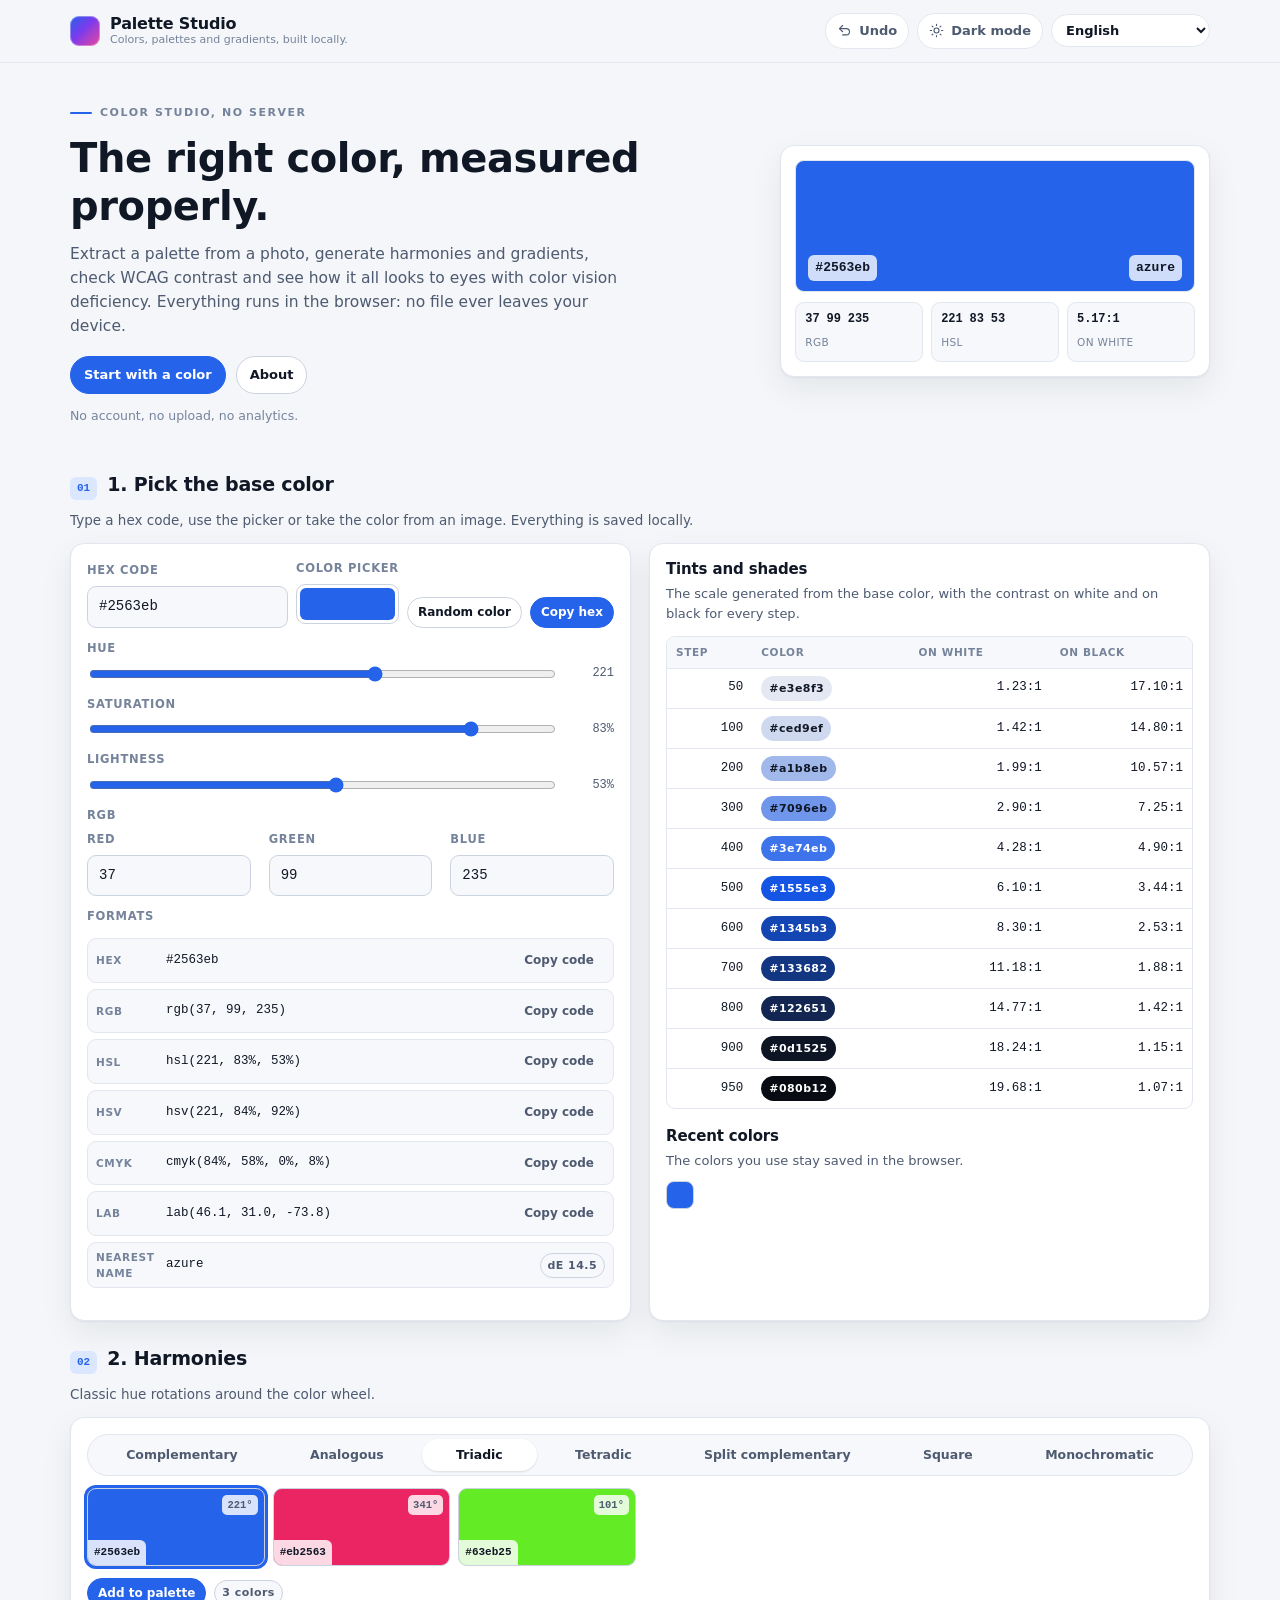
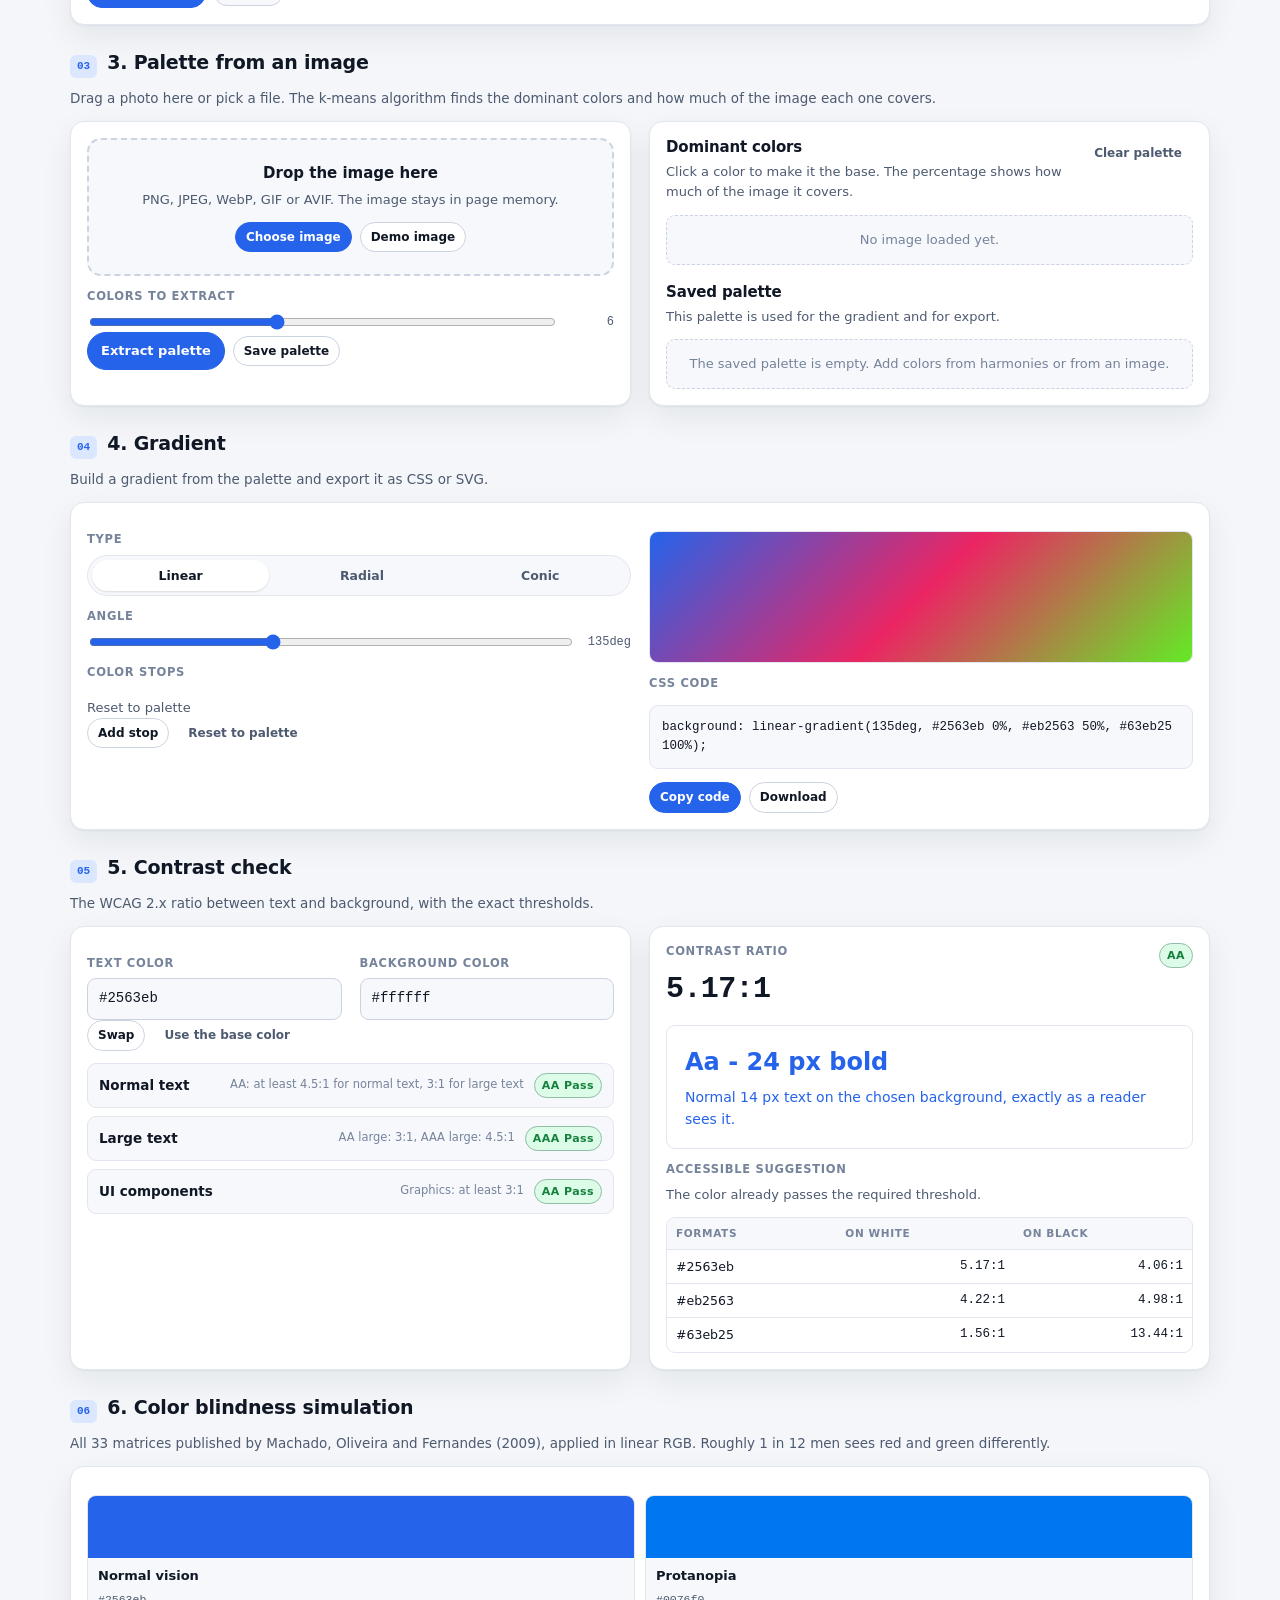
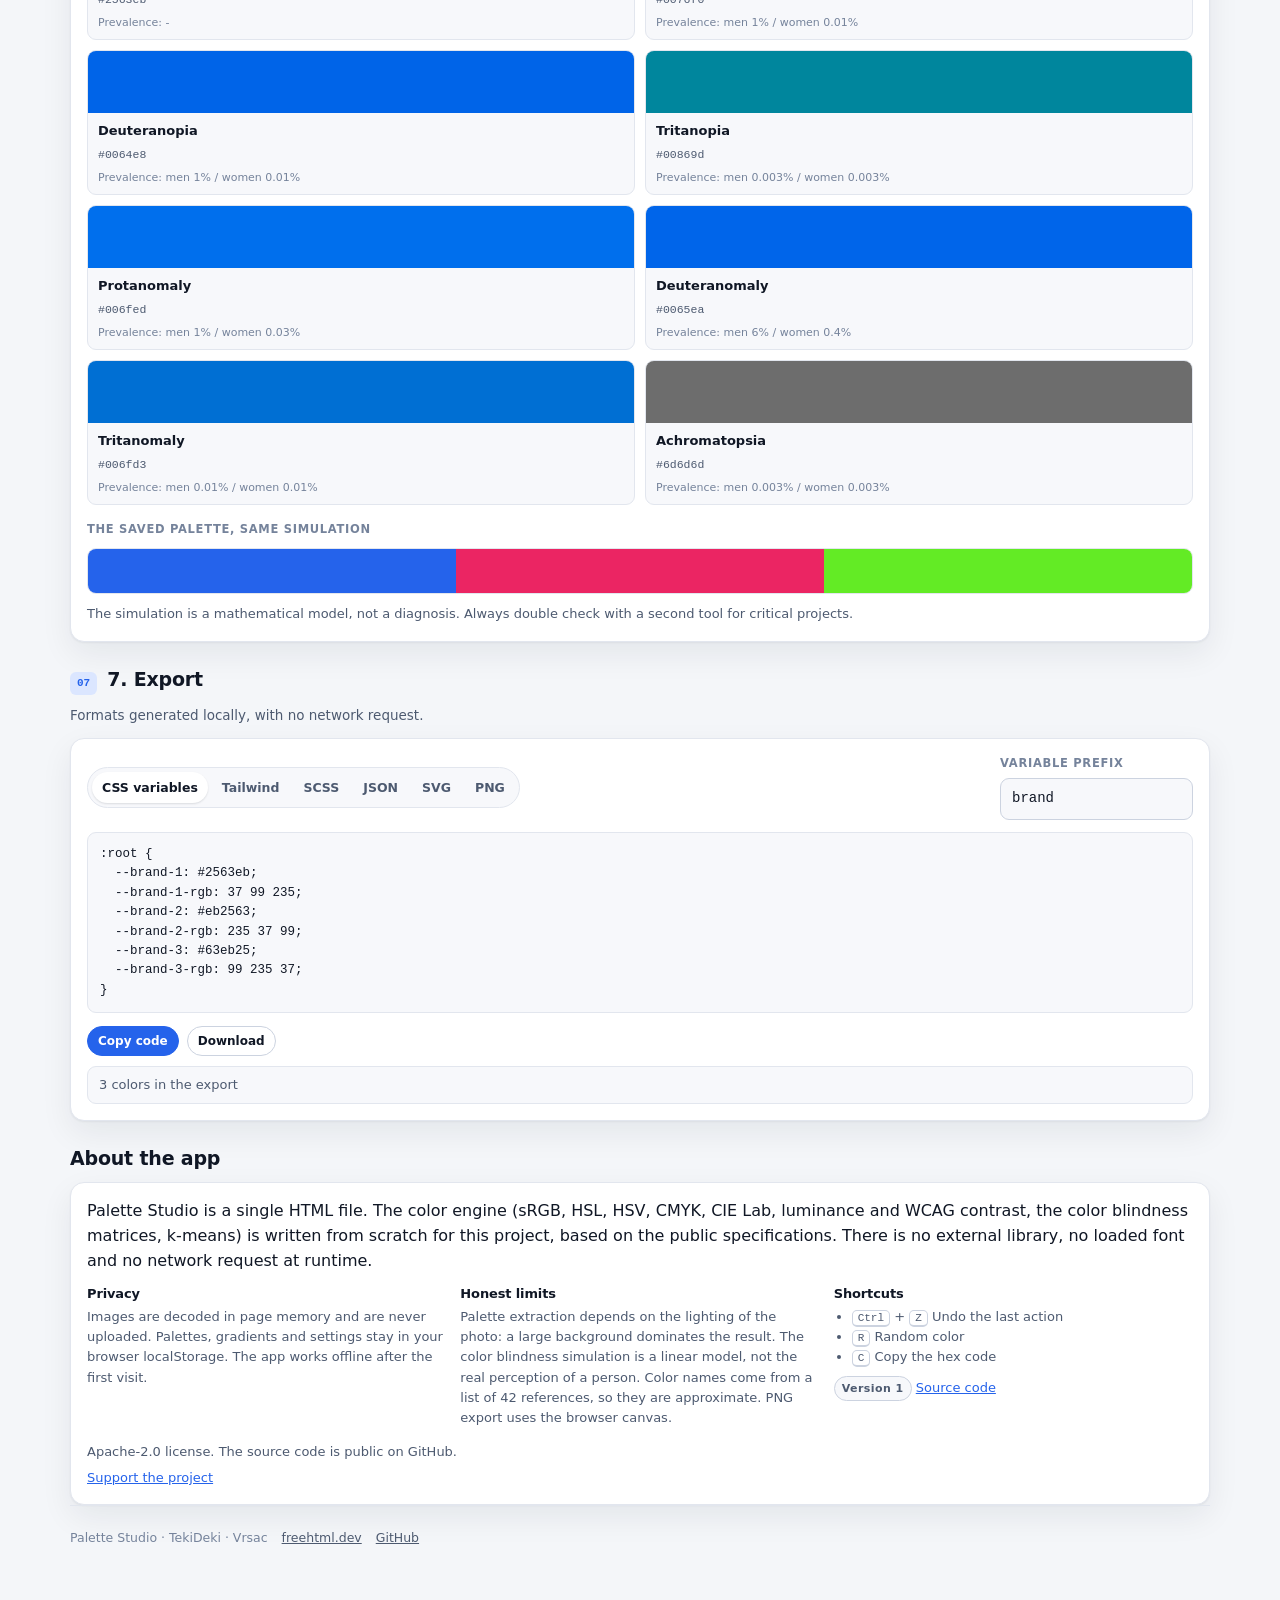
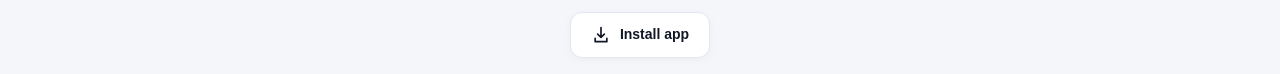
<file: index.html>
<!doctype html>
<html lang="ro" class="theme-light">
<head>
<meta charset="utf-8">
<meta http-equiv="Content-Security-Policy" content="default-src 'self'; script-src 'self' 'unsafe-inline'; style-src 'self' 'unsafe-inline'; img-src 'self' data: blob:; font-src 'self' data:; media-src 'self' blob: data:; connect-src 'self'; worker-src 'self' blob:; object-src 'none'; base-uri 'self'; upgrade-insecure-requests">
<!-- CSP prin meta: GitHub Pages nu permite antete HTTP. Fara frame-ancestors/form-action, pe care meta nu le accepta. -->
<meta name="viewport" content="width=device-width, initial-scale=1">
<meta name="theme-color" content="#2563eb">
<meta name="color-scheme" content="light dark">
<meta name="description" content="Studio de culori offline: extragi paleta dintr-o fotografie, generezi armonii si gradiente, verifici contrastul WCAG si simulezi daltonismul. Nimic nu pleaca din browser.">
<meta name="author" content="Kristian Mario Miskovic (TekiDeki)">
<meta name="robots" content="index, follow">
<meta property="og:title" content="Palette Studio · TekiDeki">
<meta property="og:description" content="Palete din imagini, armonii, gradiente, contrast WCAG si simulare de daltonism. Un singur fisier HTML, fara server.">
<meta property="og:type" content="website">
<meta property="og:url" content="https://tekideki.github.io/Palette-Studio/">
<link rel="canonical" href="https://tekideki.github.io/Palette-Studio/">
<link rel="alternate" hreflang="ro" href="https://tekideki.github.io/Palette-Studio/?lang=ro">
<link rel="alternate" hreflang="en" href="https://tekideki.github.io/Palette-Studio/?lang=en">
<link rel="alternate" hreflang="sr-Latn" href="https://tekideki.github.io/Palette-Studio/?lang=sr-Latn">
<link rel="alternate" hreflang="sr-Cyrl" href="https://tekideki.github.io/Palette-Studio/?lang=sr-Cyrl">
<link rel="alternate" hreflang="x-default" href="https://tekideki.github.io/Palette-Studio/">
<link rel="manifest" href="manifest.json">
<link rel="icon" href="favicon.ico">
<link rel="apple-touch-icon" href="apple-touch-icon.png">
<title>Palette Studio · TekiDeki</title>
<style>/* Palette Studio · TekiDeki - styles
 * SPDX-License-Identifier: Apache-2.0
 * Copyright 2026 Kristian Mario Miskovic (TekiDeki)
 * No external font, no icon font, no CDN. Everything below is local.
 */

:root {
  --bg: #f4f6f9;
  --bg-alt: #ffffff;
  --panel: #ffffff;
  --panel-soft: #f7f8fb;
  --line: #e2e6ee;
  --line-strong: #ccd3e0;
  --text: #101725;
  --text-soft: #4d5a70;
  --text-muted: #75839b;
  --accent: #2563eb;
  --accent-soft: #dbe6ff;
  --accent-text: #ffffff;
  --ok: #15803d;
  --ok-bg: #dcfce7;
  --bad: #b91c1c;
  --bad-bg: #fee2e2;
  --warn: #92400e;
  --warn-bg: #fef3c7;
  --shadow: 0 1px 2px rgba(16, 23, 37, 0.05), 0 12px 32px rgba(16, 23, 37, 0.07);
  --radius: 14px;
  --radius-sm: 9px;
  --mono: ui-monospace, SFMono-Regular, Menlo, Consolas, "Liberation Mono", monospace;
  --checker: conic-gradient(#e9ecf2 25%, #ffffff 0 50%, #e9ecf2 0 75%, #ffffff 0);
  color-scheme: light;
}

.theme-dark {
  --bg: #0b1120;
  --bg-alt: #101728;
  --panel: #131c30;
  --panel-soft: #0f1729;
  --line: #23304a;
  --line-strong: #33415f;
  --text: #e9edf6;
  --text-soft: #b3bed2;
  --text-muted: #8894ab;
  --accent: #5b8bff;
  --accent-soft: #1d2b4d;
  --accent-text: #08101f;
  --ok: #4ade80;
  --ok-bg: #12291c;
  --bad: #fca5a5;
  --bad-bg: #31151a;
  --warn: #fcd34d;
  --warn-bg: #2c2313;
  --shadow: 0 1px 2px rgba(0, 0, 0, 0.4), 0 16px 40px rgba(0, 0, 0, 0.35);
  --checker: conic-gradient(#1c2438 25%, #232d45 0 50%, #1c2438 0 75%, #232d45 0);
  color-scheme: dark;
}

* { box-sizing: border-box; }

/* A bare [hidden] loses against any component rule that sets display, so the
 * attribute is made authoritative once, globally. */
[hidden] { display: none !important; }

html { scroll-behavior: smooth; }

body {
  margin: 0;
  background: var(--bg);
  color: var(--text);
  font-family: system-ui, -apple-system, "Segoe UI", Roboto, "Helvetica Neue", Arial, sans-serif;
  font-size: 16px;
  line-height: 1.55;
  -webkit-text-size-adjust: 100%;
}

h1, h2, h3, h4 { margin: 0; line-height: 1.2; letter-spacing: -0.01em; }

p { margin: 0; }

button, input, select, textarea { font: inherit; color: inherit; }

a { color: var(--accent); }

:focus-visible {
  outline: 3px solid var(--accent);
  outline-offset: 2px;
  border-radius: 6px;
}

.skip-link {
  position: absolute;
  left: -9999px;
  top: 0;
  z-index: 20;
  padding: 10px 16px;
  background: var(--accent);
  color: var(--accent-text);
  border-radius: 0 0 10px 0;
  text-decoration: none;
}

.skip-link:focus { left: 0; }

.wrap {
  width: 100%;
  max-width: 1180px;
  margin: 0 auto;
  padding: 0 20px;
}

/* ------------------------------------------------------------------ header */

.topbar {
  position: sticky;
  top: 0;
  z-index: 10;
  background: color-mix(in srgb, var(--bg) 88%, transparent);
  backdrop-filter: blur(10px);
  border-bottom: 1px solid var(--line);
}

.topbar-inner {
  display: flex;
  align-items: center;
  gap: 16px;
  min-height: 62px;
  padding: 10px 20px;
  max-width: 1180px;
  margin: 0 auto;
}

.brand {
  display: flex;
  align-items: center;
  gap: 10px;
  font-weight: 700;
  color: var(--text);
  text-decoration: none;
  letter-spacing: -0.01em;
}

.brand-mark {
  width: 30px;
  height: 30px;
  border-radius: 9px;
  background: linear-gradient(135deg, #2563eb, #7c3aed 45%, #ec4899);
  box-shadow: inset 0 0 0 1px rgba(255, 255, 255, 0.35);
  flex: none;
}

.brand-mark svg { display: none; }

.brand-text { display: flex; flex-direction: column; line-height: 1.15; }

.brand-tagline {
  font-size: 11px;
  font-weight: 500;
  color: var(--text-muted);
  letter-spacing: 0;
}

.topbar-actions {
  margin-left: auto;
  display: flex;
  align-items: center;
  gap: 8px;
  flex-wrap: wrap;
  justify-content: flex-end;
}

.icon-btn {
  display: inline-flex;
  align-items: center;
  gap: 7px;
  padding: 7px 11px;
  border: 1px solid var(--line);
  border-radius: 999px;
  background: var(--panel);
  cursor: pointer;
  font-size: 13px;
  font-weight: 600;
  color: var(--text-soft);
}

.icon-btn:hover { border-color: var(--line-strong); color: var(--text); }

.icon-btn svg { width: 15px; height: 15px; fill: none; stroke: currentColor; stroke-width: 1.8; stroke-linecap: round; stroke-linejoin: round; }

.theme-sun { display: none; }
.theme-moon { display: block; }
.theme-light .theme-sun { display: block; }
.theme-light .theme-moon { display: none; }

select, .select {
  padding: 7px 10px;
  border: 1px solid var(--line);
  border-radius: 999px;
  background: var(--panel);
  font-size: 13px;
  font-weight: 600;
  cursor: pointer;
}

/* -------------------------------------------------------------------- hero */

.hero {
  display: grid;
  grid-template-columns: minmax(0, 1.35fr) minmax(0, 0.85fr);
  gap: 28px;
  align-items: center;
  padding: 34px 0 22px;
}

.eyebrow {
  display: inline-flex;
  align-items: center;
  gap: 8px;
  font-size: 11px;
  font-weight: 700;
  letter-spacing: 0.14em;
  color: var(--text-muted);
  margin-bottom: 12px;
}

.eyebrow::before {
  content: "";
  width: 22px;
  height: 2px;
  border-radius: 2px;
  background: var(--accent);
}

.hero h1 { font-size: clamp(26px, 4vw, 40px); font-weight: 800; }

.hero-lede {
  margin-top: 12px;
  color: var(--text-soft);
  max-width: 56ch;
  font-size: 15.5px;
}

.hero-actions { margin-top: 18px; display: flex; gap: 10px; flex-wrap: wrap; }

.hero-note {
  margin-top: 12px;
  font-size: 12.5px;
  color: var(--text-muted);
}

.hero-card {
  border: 1px solid var(--line);
  border-radius: var(--radius);
  background: var(--panel);
  box-shadow: var(--shadow);
  padding: 14px;
}

.hero-swatch {
  height: 132px;
  border-radius: var(--radius-sm);
  background: var(--current, #2563eb);
  border: 1px solid var(--line);
  display: flex;
  align-items: flex-end;
  justify-content: space-between;
  padding: 10px 12px;
  font-family: var(--mono);
  font-size: 13px;
  font-weight: 600;
}

.hero-swatch span {
  background: color-mix(in srgb, var(--bg-alt) 78%, transparent);
  color: var(--text);
  padding: 3px 7px;
  border-radius: 6px;
}

.hero-meta {
  display: grid;
  grid-template-columns: repeat(3, minmax(0, 1fr));
  gap: 8px;
  margin-top: 10px;
}

.hero-meta div {
  border: 1px solid var(--line);
  border-radius: var(--radius-sm);
  background: var(--panel-soft);
  padding: 7px 9px;
}

.hero-meta b {
  display: block;
  font-family: var(--mono);
  font-size: 12px;
  white-space: nowrap;
  overflow: hidden;
  text-overflow: ellipsis;
  letter-spacing: -0.01em;
}

.hero-meta span { font-size: 10.5px; color: var(--text-muted); letter-spacing: 0.03em; text-transform: uppercase; }

/* ------------------------------------------------------------------ layout */

main { padding-bottom: 60px; }

.section-head {
  display: flex;
  align-items: baseline;
  gap: 10px;
  flex-wrap: wrap;
  margin: 26px 0 12px;
}

.section-head h2 { font-size: 19px; font-weight: 800; }

.section-head .step {
  font-family: var(--mono);
  font-size: 11px;
  font-weight: 700;
  color: var(--accent);
  background: var(--accent-soft);
  border-radius: 6px;
  padding: 3px 7px;
}

.section-head p { width: 100%; color: var(--text-soft); font-size: 13.5px; }

.grid { display: grid; gap: 18px; }

.grid-2 { grid-template-columns: repeat(2, minmax(0, 1fr)); }

.grid-3 { grid-template-columns: repeat(3, minmax(0, 1fr)); }

.panel {
  background: var(--panel);
  border: 1px solid var(--line);
  border-radius: var(--radius);
  box-shadow: var(--shadow);
  padding: 16px;
}

.panel h3 { font-size: 15px; font-weight: 800; }

.hint { color: var(--text-soft); font-size: 13px; margin-top: 6px; }

.panel-head {
  display: flex;
  align-items: flex-start;
  justify-content: space-between;
  gap: 12px;
  margin-bottom: 10px;
}

/* ---------------------------------------------------------------- controls */

.field { margin-top: 12px; }

.field-label {
  display: block;
  font-size: 11.5px;
  font-weight: 700;
  letter-spacing: 0.06em;
  text-transform: uppercase;
  color: var(--text-muted);
  margin-bottom: 6px;
}

.text-input {
  width: 100%;
  padding: 9px 11px;
  border: 1px solid var(--line-strong);
  border-radius: var(--radius-sm);
  background: var(--panel-soft);
  font-family: var(--mono);
  font-size: 14px;
}

.text-input.invalid { border-color: var(--bad); background: var(--bad-bg); }

.row { display: flex; gap: 8px; flex-wrap: wrap; align-items: center; }

.btn {
  display: inline-flex;
  align-items: center;
  justify-content: center;
  gap: 7px;
  padding: 8px 13px;
  border-radius: 999px;
  border: 1px solid var(--line-strong);
  background: var(--panel);
  color: var(--text);
  font-size: 13px;
  font-weight: 700;
  cursor: pointer;
  text-decoration: none;
  white-space: nowrap;
}

.btn:hover { border-color: var(--accent); color: var(--accent); }

.btn-primary { background: var(--accent); border-color: var(--accent); color: var(--accent-text); }

.btn-primary:hover { background: color-mix(in srgb, var(--accent) 88%, black); color: var(--accent-text); }

.btn-quiet { background: transparent; border-color: transparent; color: var(--text-soft); }

.btn-quiet:hover { background: var(--panel-soft); color: var(--text); }

.btn[disabled] { opacity: 0.45; cursor: not-allowed; }

.btn-sm { padding: 5px 10px; font-size: 12px; }

input[type="range"] {
  width: 100%;
  accent-color: var(--accent);
  cursor: pointer;
}

input[type="color"] {
  inline-size: 100%;
  block-size: 40px;
  padding: 0;
  border: 1px solid var(--line-strong);
  border-radius: var(--radius-sm);
  background: none;
  cursor: pointer;
}

input[type="color"]::-webkit-color-swatch-wrapper { padding: 3px; }
input[type="color"]::-webkit-color-swatch { border: none; border-radius: 6px; }

.range-row { display: grid; grid-template-columns: 1fr auto; gap: 8px; align-items: center; }

.range-value {
  font-family: var(--mono);
  font-size: 12px;
  color: var(--text-soft);
  min-width: 52px;
  text-align: right;
}

.segmented {
  display: flex;
  gap: 4px;
  padding: 4px;
  border: 1px solid var(--line);
  border-radius: 999px;
  background: var(--panel-soft);
  flex-wrap: wrap;
}

.segmented button {
  flex: 1 1 auto;
  padding: 6px 10px;
  border: none;
  border-radius: 999px;
  background: transparent;
  color: var(--text-soft);
  font-size: 12.5px;
  font-weight: 700;
  cursor: pointer;
  white-space: nowrap;
}

.segmented button[aria-pressed="true"] {
  background: var(--panel);
  color: var(--text);
  box-shadow: 0 1px 2px rgba(16, 23, 37, 0.12);
}

.theme-dark .segmented button[aria-pressed="true"] { background: var(--accent-soft); color: var(--text); }

/* ------------------------------------------------------------------ colors */

.hex-row { display: grid; grid-template-columns: 1fr auto auto; gap: 8px; align-items: end; }

.chip-row { display: flex; flex-wrap: wrap; gap: 8px; margin-top: 12px; align-items: stretch; }

.swatch {
  position: relative;
  flex: 0 0 auto;
  width: calc((100% - 40px) / 6);
  min-width: 84px;
  min-height: 78px;
  border: 1px solid var(--line-strong);
  border-radius: var(--radius-sm);
  background: var(--swatch, #ccc);
  cursor: pointer;
  padding: 0;
  display: flex;
  flex-direction: column;
  justify-content: flex-end;
  text-align: left;
  overflow: hidden;
}

@media (max-width: 700px) {
  .swatch { width: calc((100% - 24px) / 4); min-width: 0; }
}

.swatch.is-active { box-shadow: 0 0 0 3px var(--accent); }

.swatch-label {
  font-family: var(--mono);
  font-size: 11px;
  font-weight: 700;
  padding: 4px 6px;
  background: color-mix(in srgb, var(--bg-alt) 82%, transparent);
  color: var(--text);
  border-radius: 0 6px 0 0;
  align-self: flex-start;
  word-break: break-all;
}

.swatch-meta {
  position: absolute;
  top: 6px;
  right: 6px;
  font-size: 10.5px;
  font-weight: 700;
  font-family: var(--mono);
  padding: 2px 5px;
  border-radius: 5px;
  background: color-mix(in srgb, var(--bg-alt) 82%, transparent);
  color: var(--text-soft);
}

.formats { display: grid; gap: 6px; margin-top: 12px; }

.format-row {
  display: grid;
  grid-template-columns: 62px minmax(0, 1fr) auto;
  gap: 8px;
  align-items: center;
  padding: 6px 8px;
  border: 1px solid var(--line);
  border-radius: var(--radius-sm);
  background: var(--panel-soft);
}

.format-row dt {
  font-size: 10.5px;
  font-weight: 800;
  letter-spacing: 0.06em;
  text-transform: uppercase;
  color: var(--text-muted);
}

.format-row dd {
  margin: 0;
  font-family: var(--mono);
  font-size: 12.5px;
  word-break: break-all;
}

.history { display: flex; flex-wrap: wrap; gap: 6px; margin-top: 10px; }

.history button {
  width: 28px;
  height: 28px;
  border-radius: 8px;
  border: 1px solid var(--line-strong);
  background: var(--swatch, #ccc);
  cursor: pointer;
  padding: 0;
}

.empty {
  border: 1px dashed var(--line-strong);
  border-radius: var(--radius-sm);
  padding: 14px;
  color: var(--text-muted);
  font-size: 13px;
  text-align: center;
  background: var(--panel-soft);
}

/* -------------------------------------------------------------------- drop */

.drop {
  border: 2px dashed var(--line-strong);
  border-radius: var(--radius);
  padding: 22px 16px;
  text-align: center;
  background: var(--panel-soft);
  transition: border-color 0.15s ease, background 0.15s ease;
}

.drop.is-over { border-color: var(--accent); background: var(--accent-soft); }

.drop-title { font-weight: 800; font-size: 15px; }

.drop-hint { color: var(--text-soft); font-size: 13px; margin-top: 4px; }

.drop-actions { margin-top: 12px; display: flex; gap: 8px; justify-content: center; flex-wrap: wrap; }

.source-preview {
  margin-top: 12px;
  border: 1px solid var(--line);
  border-radius: var(--radius-sm);
  overflow: hidden;
  background: var(--checker) 0 0 / 16px 16px;
  max-height: 220px;
}

.source-preview img { display: block; width: 100%; height: auto; max-height: 220px; object-fit: contain; }

/* ------------------------------------------------------------------ status */

.status {
  display: flex;
  align-items: center;
  gap: 8px;
  margin-top: 10px;
  padding: 8px 11px;
  border-radius: var(--radius-sm);
  border: 1px solid var(--line);
  background: var(--panel-soft);
  font-size: 13px;
  color: var(--text-soft);
}

.status.ok { border-color: color-mix(in srgb, var(--ok) 45%, var(--line)); background: var(--ok-bg); color: var(--ok); }

.status.error { border-color: color-mix(in srgb, var(--bad) 45%, var(--line)); background: var(--bad-bg); color: var(--bad); }

.status[hidden] { display: none; }

.badge {
  display: inline-flex;
  align-items: center;
  font-size: 11px;
  font-weight: 800;
  letter-spacing: 0.04em;
  padding: 3px 7px;
  border-radius: 999px;
  border: 1px solid var(--line-strong);
  background: var(--panel-soft);
  color: var(--text-soft);
  white-space: nowrap;
}

.badge.pass { background: var(--ok-bg); color: var(--ok); border-color: color-mix(in srgb, var(--ok) 40%, var(--line)); }

.badge.fail { background: var(--bad-bg); color: var(--bad); border-color: color-mix(in srgb, var(--bad) 40%, var(--line)); }

/* ---------------------------------------------------------------- contrast */

.contrast-demo {
  margin-top: 12px;
  border-radius: var(--radius-sm);
  border: 1px solid var(--line);
  padding: 18px;
  background: var(--demo-bg, #ffffff);
  color: var(--demo-fg, #101725);
}

.contrast-demo .big { font-size: 24px; font-weight: 800; }

.contrast-demo .small { font-size: 14px; margin-top: 6px; }

.contrast-ratio {
  font-family: var(--mono);
  font-size: 30px;
  font-weight: 800;
  letter-spacing: -0.02em;
}

.contrast-tests { display: grid; gap: 8px; margin-top: 12px; }

.contrast-test {
  display: grid;
  grid-template-columns: minmax(0, 1fr) auto auto;
  gap: 10px;
  align-items: center;
  padding: 9px 11px;
  border: 1px solid var(--line);
  border-radius: var(--radius-sm);
  background: var(--panel-soft);
}

.contrast-test b { font-size: 13.5px; }

.contrast-test small { display: block; color: var(--text-muted); font-size: 11.5px; }

.contrast-scale {
  margin-top: 12px;
  border: 1px solid var(--line);
  border-radius: var(--radius-sm);
  overflow: hidden;
}

.contrast-scale table { width: 100%; border-collapse: collapse; font-size: 12.5px; }

.contrast-scale th, .contrast-scale td { padding: 7px 9px; text-align: left; border-bottom: 1px solid var(--line); }

.contrast-scale th { background: var(--panel-soft); font-size: 10.5px; text-transform: uppercase; letter-spacing: 0.06em; color: var(--text-muted); }

.contrast-scale td.num { font-family: var(--mono); text-align: right; }

.contrast-scale tr:last-child td { border-bottom: none; }

/* --------------------------------------------------------------------- cvd */

.cvd-grid { display: grid; grid-template-columns: repeat(2, minmax(0, 1fr)); gap: 10px; margin-top: 12px; }

.cvd-item {
  border: 1px solid var(--line);
  border-radius: var(--radius-sm);
  overflow: hidden;
  background: var(--panel-soft);
}

.cvd-swatch { height: 62px; background: var(--cvd, #ccc); }

.cvd-body { padding: 8px 10px; }

.cvd-body b { display: block; font-size: 13px; }

.cvd-body span { font-family: var(--mono); font-size: 11.5px; color: var(--text-soft); }

.cvd-body em { display: block; font-style: normal; font-size: 11px; color: var(--text-muted); margin-top: 3px; }

.cvd-strip { display: flex; height: 46px; border-radius: var(--radius-sm); overflow: hidden; border: 1px solid var(--line); margin-top: 10px; }

.cvd-strip div { flex: 1 1 0; }

/* ---------------------------------------------------------------- gradient */

.gradient-preview {
  height: 132px;
  border-radius: var(--radius-sm);
  border: 1px solid var(--line);
  margin-top: 12px;
  background: var(--gradient, linear-gradient(135deg, #2563eb, #7c3aed));
}

.stop-list { display: grid; gap: 6px; margin-top: 10px; }

.stop-row {
  display: grid;
  grid-template-columns: 34px minmax(0, 1fr) 92px auto;
  gap: 8px;
  align-items: center;
  padding: 6px 8px;
  border: 1px solid var(--line);
  border-radius: var(--radius-sm);
  background: var(--panel-soft);
}

.stop-chip {
  width: 30px;
  height: 30px;
  border-radius: 8px;
  border: 1px solid var(--line-strong);
  background: var(--swatch, #ccc);
  padding: 0;
  cursor: pointer;
}

.stop-hex { font-family: var(--mono); font-size: 12px; word-break: break-all; }

/* ------------------------------------------------------------------ export */

.export-tabs { display: flex; gap: 4px; flex-wrap: wrap; }

.code {
  margin-top: 12px;
  border: 1px solid var(--line);
  border-radius: var(--radius-sm);
  background: var(--panel-soft);
  padding: 12px;
  font-family: var(--mono);
  font-size: 12.5px;
  white-space: pre-wrap;
  word-break: break-word;
  max-height: 300px;
  overflow: auto;
  color: var(--text);
}

/* ------------------------------------------------------------------- about */

.about-grid { display: grid; grid-template-columns: repeat(3, minmax(0, 1fr)); gap: 14px; margin-top: 12px; }

.about-block h4 { font-size: 13px; font-weight: 800; margin-bottom: 6px; }

.about-block p, .about-block li { font-size: 13px; color: var(--text-soft); }

.about-block ul { margin: 0; padding-left: 18px; }

.kbd {
  font-family: var(--mono);
  font-size: 11px;
  border: 1px solid var(--line-strong);
  border-bottom-width: 2px;
  border-radius: 5px;
  padding: 1px 5px;
  background: var(--panel);
}

/* ------------------------------------------------------------------ footer */

.foot {
  border-top: 1px solid var(--line);
  padding: 22px 0 40px;
  color: var(--text-muted);
  font-size: 12.5px;
  display: flex;
  gap: 14px;
  flex-wrap: wrap;
  align-items: center;
}

.foot a { color: var(--text-soft); }

/* ------------------------------------------------------------- responsive */

@media (max-width: 940px) {
  .hero { grid-template-columns: minmax(0, 1fr); padding-top: 24px; }
  .grid-3, .about-grid { grid-template-columns: minmax(0, 1fr); }
  .cvd-grid { grid-template-columns: minmax(0, 1fr); }
}

@media (max-width: 700px) {
  .grid-2 { grid-template-columns: minmax(0, 1fr); }
  .brand-tagline { display: none; }
  .hex-row { grid-template-columns: 1fr; }
  .hero-meta { grid-template-columns: repeat(2, minmax(0, 1fr)); }
  .contrast-test { grid-template-columns: minmax(0, 1fr) auto; }
  .stop-row { grid-template-columns: 34px minmax(0, 1fr) auto; }
  .wrap, .topbar-inner { padding-left: 14px; padding-right: 14px; }
}

@media (prefers-reduced-motion: reduce) {
  html { scroll-behavior: auto; }
  *, *::before, *::after {
    animation-duration: 0.001ms !important;
    animation-iteration-count: 1 !important;
    transition-duration: 0.001ms !important;
  }
}

@media print {
  .topbar, .hero-actions, .drop, .foot { display: none; }
  .panel { box-shadow: none; break-inside: avoid; }
}

/* ------------------------------------------------------- a11y + notificari */

.sr-only {
  position: absolute;
  width: 1px;
  height: 1px;
  padding: 0;
  margin: -1px;
  overflow: hidden;
  clip: rect(0 0 0 0);
  white-space: nowrap;
  border: 0;
}

.toast {
  position: fixed;
  left: 50%;
  bottom: 24px;
  transform: translateX(-50%);
  z-index: 30;
  max-width: min(92vw, 460px);
  padding: 10px 16px;
  border-radius: 999px;
  border: 1px solid var(--line-strong);
  background: var(--panel);
  color: var(--text);
  box-shadow: var(--shadow);
  font-size: 13.5px;
  font-weight: 600;
  text-align: center;
}

.toast.ok { border-color: color-mix(in srgb, var(--ok) 50%, var(--line)); background: var(--ok-bg); color: var(--ok); }

.toast.error { border-color: color-mix(in srgb, var(--bad) 50%, var(--line)); background: var(--bad-bg); color: var(--bad); }

.toast[hidden] { display: none; }


  /* regula casei: tinte de atingere pe mobil */
  @media (pointer: coarse), (max-width: 700px) {
    #langSelect { min-height: 34px; }
    #randomBtn { min-height: 34px; display: inline-flex; align-items: center; }
    #copyHexBtn { min-height: 34px; display: inline-flex; align-items: center; }
    #rangeH { min-height: 34px; display: inline-flex; align-items: center; }
    #rangeS { min-height: 34px; display: inline-flex; align-items: center; }
    #rangeL { min-height: 34px; display: inline-flex; align-items: center; }
    .btn.btn-sm { min-height: 34px; display: inline-flex; align-items: center; }
    button { min-height: 34px; display: inline-flex; align-items: center; }
    #harmonyAddBtn { min-height: 34px; display: inline-flex; align-items: center; }
    #demoImageBtn { min-height: 34px; display: inline-flex; align-items: center; }
    #paletteK { min-height: 34px; display: inline-flex; align-items: center; }
    #paletteUseBtn { min-height: 34px; display: inline-flex; align-items: center; }
    #paletteClearBtn { min-height: 34px; display: inline-flex; align-items: center; }
    #gradientAngle { min-height: 34px; display: inline-flex; align-items: center; }
    #addStopBtn { min-height: 34px; display: inline-flex; align-items: center; }
    #gradientResetBtn { min-height: 34px; display: inline-flex; align-items: center; }
    #copyGradientBtn { min-height: 34px; display: inline-flex; align-items: center; }
    #downloadSvgBtn { min-height: 34px; display: inline-flex; align-items: center; }
    #swapBtn { min-height: 34px; display: inline-flex; align-items: center; }
    #useBaseBtn { min-height: 34px; display: inline-flex; align-items: center; }
    #copyExportBtn { min-height: 34px; display: inline-flex; align-items: center; }
    #downloadExportBtn { min-height: 34px; display: inline-flex; align-items: center; }
    a { padding-block: 10px; }
    a:not(:where(p, li, figcaption) a) { min-height: 34px; display: inline-flex; align-items: center; }
  }
</style>
<script>try{if(localStorage.getItem('tekideki-palette-theme')==='dark'){document.documentElement.classList.remove('theme-light');document.documentElement.classList.add('theme-dark');}}catch(e){}</script>

<style id="ecran-mic">
/* regula casei: ecrane mici (320px) - nimic nu are voie sa iasa din ecran.
   Blocul sta la finalul <head>, deci invinge stilurile de mai sus fara sa le rescrie. */
@media (max-width: 380px) {
  html, body { max-width: 100%; overflow-x: hidden; }
  img, svg, canvas, video, table { max-width: 100%; }
  /* antetul: selectul de limba si butonul de tema se pot strange si trec pe randul urmator */
  header .tools, header .controls, .topbar .tools, .topbar .controls, .tools, .controls { flex-wrap: wrap; min-width: 0; }
  header select, .tools select, .controls select, select#lang, select#lang-select, #lang-select { max-width: 100%; min-width: 0; }
  /* panourile si cardurile se largestesc la cat incape */
  .panel, .card, .sheet, .action, .action-main, .action-side, .source-panel, .panel-heading { min-width: 0; max-width: 100%; }
  .chips, #cityChips { flex-wrap: wrap; }
}
</style>
<style id="tinte-44">
/* regula casei: pe telefon, tinta de atingere are cel putin 44x44px (WCAG 2.5.5, Apple HIG).
   Se aplica doar pe pointer gros sau ecran mic, ca sa nu umfle interfata pe desktop.
   `!important` e intentionat: e un prag de accesibilitate, nu o preferinta de stil, iar
   fiecare unealta are propriile reguli de buton care ar castiga altfel.
   Tabla jocurilor (`.cell`, `.tile`, `.slot`, `.key`) este lasata afara: acolo marimea
   tintei e data de grila, nu de deget, si e tratata in blocul fiecarui joc. */
@media (pointer: coarse), (max-width: 700px) {
  html body :is(button, select, textarea, summary, [role="button"],
      input:not([type="checkbox"]):not([type="radio"]):not([type="file"]):not([type="hidden"]),
      label:has(input[type="checkbox"]), label:has(input[type="radio"]),
      .check, .check-label, .switch, .btn, .button):not(.cell):not(.tile):not(.slot):not(.key) {
    min-height: 44px !important;
  }
  html body :is(button, [role="button"], .btn, .button, .chip, .langbtn, .iconbtn, .icon-btn,
      .btn-icon, .icon-button, .swatch, .switch, .tbtn, .buy, .skip):not(.cell):not(.tile):not(.slot):not(.key) {
    display: inline-flex !important; align-items: center !important; justify-content: center !important;
  }
  html body :is(.iconbtn, .icon-btn, .btn-icon, .icon-button, .langbtn, .theme-toggle, .theme,
      .swatch, .switch, .tbtn, .swap, .play-button, .stop-button, .undo, .buy,
      .nav-btn, .editor-close, .round-btn, .chip-x, .close, .btn-close, .randomize-mini,
      .history > button, .swatches > button) {
    min-width: 44px !important; min-height: 44px !important;
  }
  html body :is(select, input[type="color"], input[type="number"], input[type="text"]) {
    min-width: 44px !important;
  }
  html body :is(input[type="checkbox"], input[type="radio"]) { min-width: 24px !important; min-height: 24px !important; }
  /* legaturile din afara textului curent (antet, subsol, navigatie); cele din propozitie
     ramin legaturi de text, cum spune si exceptia pentru text din WCAG 2.5.5.
     Cardurile-legatura isi pastreaza asezarea, doar inaltimea minima creste. */
  html body a:not(p a):not(li a):not(td a):not(.gcard):not(.card) {
    min-height: 44px !important; min-width: 44px !important;
  }
  html body :is(a.skip, .brand, a.buy) { display: inline-flex !important; align-items: center !important; }
  /* barele care nu incapeau: se asaza pe doua randuri in loc sa iasa din ecran */
  html body :is(nav, .nav, .navbar, .toolbar, .links, footer, .footnotes, .player-controls,
      header, .topbar, .masthead, .app-header,
      .topbar-actions, .header-actions, .hero-actions, .actions, .action-row,
      .btn-row, .button-row, .controls, .controls-row, .filters,
      .topbar-inner, .header-inner, .nav-inner, .bar-inner,
      [class$="-inner"], [class$="-actions"]) {
    flex-wrap: wrap !important;
  }
  html body input[type="range"] { height: 44px !important; }
  /* campurile de fisier sunt suprapuse peste zona de tragere si nu trebuie sa iasa din ea */
  html body :is(input[type="file"], input[type="color"], img, video, canvas) { max-width: 100% !important; }
}
</style>
</head>
<body>
<a class="skip-link" href="#main" data-i18n="skipToContent">Sari la continut</a>

<header class="topbar">
  <div class="topbar-inner">
    <a class="brand" href="#main">
      <span class="brand-mark" aria-hidden="true"></span>
      <span class="brand-text">
        <span data-i18n="appName">Palette Studio</span>
        <span class="brand-tagline" data-i18n="tagline">Culori, palete si gradiente, facute local.</span>
      </span>
    </a>
    <div class="topbar-actions">
      <button id="undoBtn" class="icon-btn" type="button" disabled>
        <svg viewBox="0 0 24 24" aria-hidden="true"><path d="M9 14 4 9l5-5"/><path d="M4 9h11a5 5 0 0 1 0 10H9"/></svg>
        <span data-i18n="undo">Anuleaza</span>
      </button>
      <button id="themeBtn" class="icon-btn" type="button" aria-pressed="false">
        <svg class="theme-moon" viewBox="0 0 24 24" aria-hidden="true"><path d="M20 14.5A8.5 8.5 0 0 1 9.5 4a8.5 8.5 0 1 0 10.5 10.5Z"/></svg>
        <svg class="theme-sun" viewBox="0 0 24 24" aria-hidden="true"><circle cx="12" cy="12" r="4"/><path d="M12 2v2m0 16v2M4.9 4.9l1.4 1.4m11.4 11.4 1.4 1.4M2 12h2m16 0h2M4.9 19.1l1.4-1.4m11.4-11.4 1.4-1.4"/></svg>
        <span id="themeLabel" data-i18n="themeDark">Tema inchisa</span>
      </button>
      <label class="sr-only" for="langSelect" data-i18n="language">Limba interfetei</label>
      <select id="langSelect" aria-label="Interface language">
        <option value="ro" data-base="Română">Română</option>
        <option value="en" data-base="English">English</option>
        <option value="sr-latn" data-base="Srpski (latinica)">Srpski (latinica)</option>
        <option value="sr-cyrl" data-base="Srpski (ćirilica)">Srpski (ćirilica)</option>
      </select>
    </div>
  </div>
</header>

<div class="wrap">
  <section class="hero">
    <div>
      <span class="eyebrow" data-i18n="eyebrow">STUDIO DE CULORI, FARA SERVER</span>
      <h1 data-i18n="heroTitle">Culoarea potrivita, masurata corect.</h1>
      <p class="hero-lede" data-i18n="heroSubtitle">Extragi o paleta dintr-o fotografie, generezi armonii si gradiente, verifici contrastul WCAG si vezi cum arata totul pentru ochii cu daltonism. Totul ruleaza in browser: niciun fisier nu pleaca de pe dispozitivul tau.</p>
      <div class="hero-actions">
        <a class="btn btn-primary" href="#sec-color" data-i18n="heroCta">Incepe cu o culoare</a>
        <a class="btn" href="#sec-about" data-i18n="secAbout">Despre</a>
      </div>
      <p class="hero-note" data-i18n="heroPrivacy">Fara cont, fara incarcare, fara analytics.</p>
    </div>
    <div class="hero-card">
      <div id="heroSwatch" class="hero-swatch"><span id="heroHex">#2563eb</span><span id="heroName">azuriu</span></div>
      <div class="hero-meta">
        <div><b id="metaRgb">rgb(37, 99, 235)</b><span>RGB</span></div>
        <div><b id="metaHsl">hsl(221, 83%, 53%)</b><span>HSL</span></div>
        <div><b id="metaContrast">5.17:1</b><span data-i18n="contrastOnWhiteShort">pe alb</span></div>
      </div>
    </div>
  </section>
</div>

<main id="main" class="wrap">
  <div id="toast" class="toast" role="status" aria-live="polite" hidden></div>

  <!-- 1. culoare de baza -->
  <div class="section-head" id="sec-color">
    <span class="step">01</span>
    <h2 data-i18n="colorTitle">1. Alege culoarea de baza</h2>
    <p data-i18n="colorHint">Scrie un cod hex, foloseste selectorul sau ia culoarea dintr-o imagine. Totul se salveaza local.</p>
  </div>
  <div class="grid grid-2">
    <section class="panel">
      <div class="hex-row">
        <div>
          <label class="field-label" for="hexInput" data-i18n="hexLabel">Cod hex</label>
          <input id="hexInput" class="text-input" type="text" value="#2563eb" spellcheck="false" autocomplete="off" aria-describedby="hexError">
        </div>
        <div>
          <span class="field-label" data-i18n="pickColor">Selector de culoare</span>
          <input id="colorPicker" type="color" value="#2563eb" aria-label="Color picker">
        </div>
        <div class="row">
          <button id="randomBtn" class="btn btn-sm" type="button" data-i18n="randomColor">Culoare aleatoare</button>
          <button id="copyHexBtn" class="btn btn-sm btn-primary" type="button" data-i18n="copyHex">Copiaza hex</button>
        </div>
      </div>
      <p id="hexError" class="status error" role="alert" hidden></p>

      <div class="field">
        <label class="field-label" for="rangeH" data-i18n="h">Nuanta</label>
        <div class="range-row"><input id="rangeH" type="range" min="0" max="359" step="1" value="221"><span class="range-value" id="valueH">221</span></div>
      </div>
      <div class="field">
        <label class="field-label" for="rangeS" data-i18n="s">Saturatie</label>
        <div class="range-row"><input id="rangeS" type="range" min="0" max="100" step="1" value="83"><span class="range-value" id="valueS">83%</span></div>
      </div>
      <div class="field">
        <label class="field-label" for="rangeL" data-i18n="l">Luminozitate</label>
        <div class="range-row"><input id="rangeL" type="range" min="0" max="100" step="1" value="53"><span class="range-value" id="valueL">53%</span></div>
      </div>

      <div class="field">
        <span class="field-label">RGB</span>
        <div class="grid grid-3">
          <div><label class="field-label" for="inputR" data-i18n="rLabel">Rosu</label><input id="inputR" class="text-input" type="number" min="0" max="255" value="37"></div>
          <div><label class="field-label" for="inputG" data-i18n="gLabel">Verde</label><input id="inputG" class="text-input" type="number" min="0" max="255" value="99"></div>
          <div><label class="field-label" for="inputB" data-i18n="bLabel">Albastru</label><input id="inputB" class="text-input" type="number" min="0" max="255" value="235"></div>
        </div>
      </div>

      <div class="field">
        <span class="field-label" data-i18n="formatsTitle">Formate</span>
        <dl class="formats">
          <div class="format-row"><dt>HEX</dt><dd id="fmtHex">#2563eb</dd><td><button class="btn btn-sm btn-quiet" type="button" data-copy="#fmtHex" data-i18n="copyCode">Copiaza codul</button></td></div>
          <div class="format-row"><dt>RGB</dt><dd id="fmtRgb">rgb(37, 99, 235)</dd><td><button class="btn btn-sm btn-quiet" type="button" data-copy="#fmtRgb" data-i18n="copyCode">Copiaza codul</button></td></div>
          <div class="format-row"><dt>HSL</dt><dd id="fmtHsl">hsl(221, 83%, 53%)</dd><td><button class="btn btn-sm btn-quiet" type="button" data-copy="#fmtHsl" data-i18n="copyCode">Copiaza codul</button></td></div>
          <div class="format-row"><dt>HSV</dt><dd id="fmtHsv">hsv(221, 84%, 92%)</dd><td><button class="btn btn-sm btn-quiet" type="button" data-copy="#fmtHsv" data-i18n="copyCode">Copiaza codul</button></td></div>
          <div class="format-row"><dt>CMYK</dt><dd id="fmtCmyk">cmyk(84%, 58%, 0%, 8%)</dd><td><button class="btn btn-sm btn-quiet" type="button" data-copy="#fmtCmyk" data-i18n="copyCode">Copiaza codul</button></td></div>
          <div class="format-row"><dt>LAB</dt><dd id="fmtLab">lab(48.5, 40.1, -74.2)</dd><td><button class="btn btn-sm btn-quiet" type="button" data-copy="#fmtLab" data-i18n="copyCode">Copiaza codul</button></td></div>
          <div class="format-row"><dt data-i18n="nearestName">Cel mai apropiat nume</dt><dd id="fmtName">azuriu</dd><td><span class="badge" id="fmtNameDelta">dE 14.5</span></td></div>
        </dl>
      </div>
    </section>

    <section class="panel">
      <div class="panel-head">
        <div>
          <h3 data-i18n="tintShadeTitle">Nuante si umbre</h3>
          <p class="hint" data-i18n="tintShadeHint">Scala generata din culoarea de baza, cu contrastul pe alb si pe negru pentru fiecare treapta.</p>
        </div>
      </div>
      <div id="shadeList" class="contrast-scale"></div>

      <div class="panel-head" style="margin-top:18px">
        <div>
          <h3 data-i18n="historyTitle">Ultimele culori</h3>
          <p class="hint" data-i18n="historyHint">Culorile folosite raman salvate in browser.</p>
        </div>
      </div>
      <div id="historyList" class="history"></div>
      <p id="historyEmpty" class="empty" data-i18n="historyEmpty">Culorile folosite apar aici.</p>
    </section>
  </div>

  <!-- 2. armonii -->
  <div class="section-head" id="sec-harmony">
    <span class="step">02</span>
    <h2 data-i18n="harmonyTitle">2. Armonii</h2>
    <p data-i18n="harmonyHint">Reguli clasice de rotire a nuantei in jurul cercului de culori.</p>
  </div>
  <section class="panel">
    <div id="harmonyTabs" class="segmented" role="group" aria-label="Harmony scheme"></div>
    <div id="harmonySwatches" class="chip-row"></div>
    <div class="row" style="margin-top:12px">
      <button id="harmonyAddBtn" class="btn btn-primary btn-sm" type="button" data-i18n="harmonyAdd">Adauga in paleta</button>
      <span class="badge" id="harmonyBadge">3 culori</span>
    </div>
  </section>

  <!-- 3. paleta din imagine -->
  <div class="section-head" id="sec-palette">
    <span class="step">03</span>
    <h2 data-i18n="paletteTitle">3. Paleta dintr-o imagine</h2>
    <p data-i18n="paletteHint">Trage o fotografie aici sau alege un fisier. Algoritmul k-means gaseste culorile dominante si cat la suta din imagine ocupa fiecare.</p>
  </div>
  <div class="grid grid-2">
    <section class="panel">
      <div id="dropZone" class="drop">
        <p class="drop-title" data-i18n="paletteDropTitle">Trage imaginea aici</p>
        <p class="drop-hint" data-i18n="paletteDropHint">PNG, JPEG, WebP, GIF sau AVIF. Imaginea ramane in memoria paginii.</p>
        <div class="drop-actions">
          <label class="btn btn-primary btn-sm" for="imageInput" data-i18n="paletteChoose">Alege imagine</label>
          <button id="demoImageBtn" class="btn btn-sm" type="button" data-i18n="paletteDemo">Imagine demonstrativa</button>
        </div>
      </div>
      <input id="imageInput" type="file" accept="image/*" hidden>
      <div class="field">
        <label class="field-label" for="paletteK" data-i18n="paletteColors">Culori extrase</label>
        <div class="range-row"><input id="paletteK" type="range" min="2" max="12" step="1" value="6"><span class="range-value" id="paletteKValue">6</span></div>
      </div>
      <div class="row">
        <button id="extractBtn" class="btn btn-primary" type="button" data-i18n="paletteExtract">Extrage paleta</button>
        <button id="paletteUseBtn" class="btn btn-sm" type="button" data-i18n="paletteSave">Salveaza paleta</button>
      </div>
      <p id="paletteStatus" class="status" role="status" hidden></p>
      <div id="sourcePreview" class="source-preview" hidden><img id="sourceImage" alt=""></div>
    </section>

    <section class="panel">
      <div class="panel-head">
        <div>
          <h3 data-i18n="paletteResultTitle">Culori dominante</h3>
          <p class="hint" data-i18n="paletteResultHint">Apasa o culoare ca sa devina baza. Procentajul arata cat ocupa in imagine.</p>
        </div>
        <button id="paletteClearBtn" class="btn btn-sm btn-quiet" type="button" data-i18n="paletteClear">Goleste paleta</button>
      </div>
      <div id="extractedSwatches" class="chip-row"></div>
      <p id="extractedEmpty" class="empty" data-i18n="paletteEmpty">Nicio imagine incarcata inca.</p>

      <div class="panel-head" style="margin-top:18px">
        <div>
          <h3 data-i18n="savedTitle">Paleta salvata</h3>
          <p class="hint" data-i18n="savedHint">Aceasta paleta este folosita pentru gradient si pentru export.</p>
        </div>
      </div>
      <div id="savedSwatches" class="chip-row"></div>
      <p id="savedEmpty" class="empty" data-i18n="savedEmpty">Paleta salvata este goala. Adauga culori din armonii sau din imagine.</p>
    </section>
  </div>

  <!-- 4. gradient -->
  <div class="section-head" id="sec-gradient">
    <span class="step">04</span>
    <h2 data-i18n="gradientTitle">4. Gradient</h2>
    <p data-i18n="gradientHint">Construieste un gradient din paleta si exporta-l ca CSS sau SVG.</p>
  </div>
  <section class="panel">
    <div class="grid grid-2">
      <div>
        <div class="field">
          <span class="field-label" data-i18n="gradientType">Tip</span>
          <div id="gradientTypeTabs" class="segmented" role="group" aria-label="Gradient type"></div>
        </div>
        <div class="field">
          <label class="field-label" for="gradientAngle" data-i18n="gradientAngle">Unghi</label>
          <div class="range-row"><input id="gradientAngle" type="range" min="0" max="359" step="1" value="135"><span class="range-value" id="gradientAngleValue">135deg</span></div>
        </div>
        <div class="field">
          <span class="field-label" data-i18n="gradientStops">Puncte de culoare</span>
          <div id="stopList" class="stop-list"></div>
        </div>
        <div class="row">
          <button id="addStopBtn" class="btn btn-sm" type="button" data-i18n="gradientAddStop">Adauga punct</button>
          <button id="gradientResetBtn" class="btn btn-sm btn-quiet" type="button" data-i18n="gradientReset">Reset la paleta</button>
        </div>
        <p id="gradientStatus" class="status" role="status" hidden></p>
      </div>
      <div>
        <div id="gradientPreview" class="gradient-preview" role="img" aria-label="Gradient preview"></div>
        <span class="field-label" style="margin-top:12px;display:block" data-i18n="gradientCssLabel">Cod CSS</span>
        <pre id="gradientCode" class="code" tabindex="0"></pre>
        <div class="row">
          <button id="copyGradientBtn" class="btn btn-sm btn-primary" type="button" data-i18n="copyCode">Copiaza codul</button>
          <button id="downloadSvgBtn" class="btn btn-sm" type="button" data-i18n="downloadFile">Descarca</button>
        </div>
      </div>
    </div>
  </section>

  <!-- 5. contrast -->
  <div class="section-head" id="sec-contrast">
    <span class="step">05</span>
    <h2 data-i18n="contrastTitle">5. Verificare contrast</h2>
    <p data-i18n="contrastHint">Raportul WCAG 2.x intre text si fundal, cu pragurile exacte.</p>
  </div>
  <div class="grid grid-2">
    <section class="panel">
      <div class="grid grid-2">
        <div class="field">
          <label class="field-label" for="fgInput" data-i18n="contrastForeground">Culoarea textului</label>
          <input id="fgInput" class="text-input" type="text" value="#2563eb" spellcheck="false" autocomplete="off">
        </div>
        <div class="field">
          <label class="field-label" for="bgInput" data-i18n="contrastBackground">Culoarea fundalului</label>
          <input id="bgInput" class="text-input" type="text" value="#ffffff" spellcheck="false" autocomplete="off">
        </div>
      </div>
      <div class="row">
        <button id="swapBtn" class="btn btn-sm" type="button" data-i18n="contrastSwap">Inverseaza</button>
        <button id="useBaseBtn" class="btn btn-sm btn-quiet" type="button" data-i18n="contrastUseBase">Foloseste culoarea de baza</button>
      </div>
      <p id="contrastStatus" class="status error" role="alert" hidden></p>

      <div class="contrast-tests">
        <div class="contrast-test"><b data-i18n="contrastNormalText">Text normal</b><small data-i18n="contrastLevelAA">AA: minim 4.5:1 pentru text normal, 3:1 pentru text mare</small><span class="badge" id="badgeNormal">-</span></div>
        <div class="contrast-test"><b data-i18n="contrastLargeText">Text mare</b><small data-i18n="contrastLargeRule">AA mare: 3:1, AAA mare: 4.5:1</small><span class="badge" id="badgeLarge">-</span></div>
        <div class="contrast-test"><b data-i18n="contrastUiText">Elemente de interfata</b><small data-i18n="contrastLevelUi">Elemente grafice: minim 3:1</small><span class="badge" id="badgeUi">-</span></div>
      </div>
    </section>

    <section class="panel">
      <div class="panel-head">
        <div>
          <span class="field-label" data-i18n="contrastRatioLabel">Raport de contrast</span>
          <span class="contrast-ratio" id="contrastValue">5.17:1</span>
        </div>
        <span class="badge" id="contrastVerdict">AA</span>
      </div>
      <div id="contrastDemo" class="contrast-demo">
        <p class="big">Aa - 24 px bold</p>
        <p class="small" data-i18n="contrastDemoText">Text normal de 14 px pe fundalul ales, exact asa cum il vede cititorul.</p>
      </div>
      <div class="field">
        <span class="field-label" data-i18n="contrastSuggest">Sugestie accesibila</span>
        <p class="hint" id="suggestionText"></p>
        <div class="row" id="suggestionRow" hidden>
          <button id="applySuggestionBtn" class="btn btn-sm btn-primary" type="button" data-i18n="contrastApply">Aplica sugestia</button>
          <span class="badge" id="suggestionSwatch">-</span>
        </div>
      </div>
      <div id="paletteContrast" class="contrast-scale"></div>
    </section>
  </div>

  <!-- 6. daltonism -->
  <div class="section-head" id="sec-cvd">
    <span class="step">06</span>
    <h2 data-i18n="cvdTitle">6. Simulare daltonism</h2>
    <p data-i18n="cvdHint">Matricele Machado, Oliveira si Fernandes (2009), severitate maxima. Aproape 1 din 12 barbati vede altfel rosul si verdele.</p>
  </div>
  <section class="panel">
    <div id="cvdGrid" class="cvd-grid"></div>
    <span class="field-label" style="margin-top:16px;display:block" data-i18n="cvdPaletteTitle">Paleta salvata, aceeasi simulare</span>
    <div id="cvdStrip" class="cvd-strip"></div>
    <p class="hint" style="margin-top:10px" data-i18n="cvdNote">Simularea este un model matematic, nu o diagnosticare. Verifica intotdeauna si cu o a doua unealta daca proiectul este critic.</p>
  </section>

  <!-- 7. export -->
  <div class="section-head" id="sec-export">
    <span class="step">07</span>
    <h2 data-i18n="exportTitle">7. Export</h2>
    <p data-i18n="exportHint">Formate generate local, fara nicio cerere in retea.</p>
  </div>
  <section class="panel">
    <div class="row" style="justify-content:space-between">
      <div id="exportTabs" class="segmented export-tabs" role="group" aria-label="Export format"></div>
      <div class="field" style="margin:0;max-width:220px">
        <label class="field-label" for="prefixInput" data-i18n="exportPrefix">Prefix pentru variabile</label>
        <input id="prefixInput" class="text-input" type="text" value="brand" spellcheck="false" autocomplete="off">
      </div>
    </div>
    <pre id="exportCode" class="code" tabindex="0"></pre>
    <div class="row">
      <button id="copyExportBtn" class="btn btn-sm btn-primary" type="button" data-i18n="copyCode">Copiaza codul</button>
      <button id="downloadExportBtn" class="btn btn-sm" type="button" data-i18n="downloadFile">Descarca</button>
    </div>
    <p id="exportStatus" class="status" role="status" hidden></p>
  </section>

  <!-- despre -->
  <div class="section-head" id="sec-about">
    <h2 data-i18n="aboutTitle">Despre aplicatie</h2>
  </div>
  <section class="panel">
    <p data-i18n="aboutText">Palette Studio este un singur fisier HTML.</p>
    <div class="about-grid">
      <div class="about-block">
        <h4 data-i18n="aboutPrivacyTitle">Confidentialitate</h4>
        <p data-i18n="aboutPrivacy">Imaginile sunt decode in memoria paginii si nu sunt incarcate nicaieri.</p>
      </div>
      <div class="about-block">
        <h4 data-i18n="aboutLimitsTitle">Limite oneste</h4>
        <p data-i18n="aboutLimits">Extragerea paletei depinde de iluminarea fotografiei.</p>
      </div>
      <div class="about-block">
        <h4 data-i18n="aboutKeysTitle">Scurtaturi</h4>
        <ul>
          <li><span class="kbd">Ctrl</span> + <span class="kbd">Z</span> <span data-i18n="aboutKeyUndo">Anuleaza ultima actiune</span></li>
          <li><span class="kbd">R</span> <span data-i18n="aboutKeyRandom">Culoare aleatoare</span></li>
          <li><span class="kbd">C</span> <span data-i18n="aboutKeyCopy">Copiaza codul hex</span></li>
        </ul>
        <p style="margin-top:8px"><span class="badge" id="versionBadge">v1</span> <a href="https://github.com/TekiDeki/Palette-Studio" target="_blank" rel="noopener noreferrer" data-i18n="aboutSource">Codul sursa</a></p>
      </div>
    </div>
    <p class="hint" style="margin-top:14px" data-i18n="aboutLicense">Licenta Apache-2.0. Codul sursa este public pe GitHub.</p>
    <p class="hint" style="margin-top:6px"><a href="https://paypal.me/TekiDeki" target="_blank" rel="noopener noreferrer" data-i18n="aboutSupport">Sustine proiectul</a></p>
  </section>

  <footer class="foot">
    <span>Palette Studio · TekiDeki · Vrsac</span>
    <a href="https://freehtml.dev" target="_blank" rel="noopener noreferrer">freehtml.dev</a>
    <a href="https://github.com/TekiDeki/Palette-Studio" target="_blank" rel="noopener noreferrer">GitHub</a>
  </footer>
</main>

<script>/* Palette Studio · TekiDeki - colour engine
 * SPDX-License-Identifier: Apache-2.0
 * Copyright 2026 Kristian Mario Miskovic (TekiDeki)
 *
 * Loaded twice on purpose: as a plain <script> in the browser (where it fills
 * window.TD) and with require() in Node, so the tests exercise exactly the
 * code the app ships.
 */
(function (root) {
  'use strict';

  var TD = root.TD || (root.TD = {});

  /* ---------------------------------------------------------------- input */

  function clamp(value, min, max) {
    return value < min ? min : value > max ? max : value;
  }

  function round(value, digits) {
    var factor = Math.pow(10, digits || 0);
    return Math.round(value * factor) / factor;
  }

  /* Accepts #rgb, #rgba, #rrggbb, #rrggbbaa and the bare forms. */
  function parseHex(input) {
    if (typeof input !== 'string') return null;
    var hex = input.trim().replace(/^#/, '');
    if (!/^[0-9a-fA-F]+$/.test(hex)) return null;
    if (hex.length === 3 || hex.length === 4) {
      hex = hex.split('').map(function (c) { return c + c; }).join('');
    }
    if (hex.length !== 6 && hex.length !== 8) return null;
    return {
      r: parseInt(hex.slice(0, 2), 16),
      g: parseInt(hex.slice(2, 4), 16),
      b: parseInt(hex.slice(4, 6), 16),
      a: hex.length === 8 ? round(parseInt(hex.slice(6, 8), 16) / 255, 3) : 1
    };
  }

  function rgbToHex(rgb) {
    function part(value) {
      var out = clamp(Math.round(value), 0, 255).toString(16);
      return out.length === 1 ? '0' + out : out;
    }
    var hex = '#' + part(rgb.r) + part(rgb.g) + part(rgb.b);
    if (rgb.a !== undefined && rgb.a !== null && rgb.a < 1) {
      hex += part(rgb.a * 255);
    }
    return hex;
  }

  function normalizeRgb(rgb) {
    return {
      r: clamp(Math.round(rgb.r), 0, 255),
      g: clamp(Math.round(rgb.g), 0, 255),
      b: clamp(Math.round(rgb.b), 0, 255),
      a: rgb.a === undefined || rgb.a === null ? 1 : clamp(rgb.a, 0, 1)
    };
  }

  /* ------------------------------------------------------------ rrgb/hsl */

  function rgbToHsl(rgb) {
    var r = clamp(rgb.r, 0, 255) / 255;
    var g = clamp(rgb.g, 0, 255) / 255;
    var b = clamp(rgb.b, 0, 255) / 255;
    var max = Math.max(r, g, b);
    var min = Math.min(r, g, b);
    var delta = max - min;
    var h = 0;
    if (delta !== 0) {
      if (max === r) h = ((g - b) / delta) % 6;
      else if (max === g) h = (b - r) / delta + 2;
      else h = (r - g) / delta + 4;
      h *= 60;
      if (h < 0) h += 360;
    }
    var l = (max + min) / 2;
    var s = delta === 0 ? 0 : delta / (1 - Math.abs(2 * l - 1));
    return { h: round(h, 1), s: round(s * 100, 1), l: round(l * 100, 1) };
  }

  function hslToRgb(hsl) {
    var h = ((hsl.h % 360) + 360) % 360;
    var s = clamp(hsl.s, 0, 100) / 100;
    var l = clamp(hsl.l, 0, 100) / 100;
    var c = (1 - Math.abs(2 * l - 1)) * s;
    var x = c * (1 - Math.abs(((h / 60) % 2) - 1));
    var m = l - c / 2;
    var rgb;
    if (h < 60) rgb = [c, x, 0];
    else if (h < 120) rgb = [x, c, 0];
    else if (h < 180) rgb = [0, c, x];
    else if (h < 240) rgb = [0, x, c];
    else if (h < 300) rgb = [x, 0, c];
    else rgb = [c, 0, x];
    return normalizeRgb({
      r: (rgb[0] + m) * 255,
      g: (rgb[1] + m) * 255,
      b: (rgb[2] + m) * 255,
      a: hsl.a === undefined ? 1 : hsl.a
    });
  }

  /* ------------------------------------------------------------ rrgb/hsv */

  function rgbToHsv(rgb) {
    var r = clamp(rgb.r, 0, 255) / 255;
    var g = clamp(rgb.g, 0, 255) / 255;
    var b = clamp(rgb.b, 0, 255) / 255;
    var max = Math.max(r, g, b);
    var min = Math.min(r, g, b);
    var delta = max - min;
    var h = 0;
    if (delta !== 0) {
      if (max === r) h = ((g - b) / delta) % 6;
      else if (max === g) h = (b - r) / delta + 2;
      else h = (r - g) / delta + 4;
      h *= 60;
      if (h < 0) h += 360;
    }
    return {
      h: round(h, 1),
      s: round(max === 0 ? 0 : (delta / max) * 100, 1),
      v: round(max * 100, 1)
    };
  }

  function hsvToRgb(hsv) {
    var h = ((hsv.h % 360) + 360) % 360;
    var s = clamp(hsv.s, 0, 100) / 100;
    var v = clamp(hsv.v, 0, 100) / 100;
    var c = v * s;
    var x = c * (1 - Math.abs(((h / 60) % 2) - 1));
    var m = v - c;
    var rgb;
    if (h < 60) rgb = [c, x, 0];
    else if (h < 120) rgb = [x, c, 0];
    else if (h < 180) rgb = [0, c, x];
    else if (h < 240) rgb = [0, x, c];
    else if (h < 300) rgb = [x, 0, c];
    else rgb = [c, 0, x];
    return normalizeRgb({
      r: (rgb[0] + m) * 255,
      g: (rgb[1] + m) * 255,
      b: (rgb[2] + m) * 255,
      a: hsv.a === undefined ? 1 : hsv.a
    });
  }

  /* ------------------------------------------------------------ rrgb/cmyk */

  function rgbToCmyk(rgb) {
    var r = clamp(rgb.r, 0, 255) / 255;
    var g = clamp(rgb.g, 0, 255) / 255;
    var b = clamp(rgb.b, 0, 255) / 255;
    var k = 1 - Math.max(r, g, b);
    if (k >= 1) return { c: 0, m: 0, y: 0, k: 100 };
    return {
      c: round(((1 - r - k) / (1 - k)) * 100, 1),
      m: round(((1 - g - k) / (1 - k)) * 100, 1),
      y: round(((1 - b - k) / (1 - k)) * 100, 1),
      k: round(k * 100, 1)
    };
  }

  function cmykToRgb(cmyk) {
    var c = clamp(cmyk.c, 0, 100) / 100;
    var m = clamp(cmyk.m, 0, 100) / 100;
    var y = clamp(cmyk.y, 0, 100) / 100;
    var k = clamp(cmyk.k, 0, 100) / 100;
    return normalizeRgb({
      r: 255 * (1 - c) * (1 - k),
      g: 255 * (1 - m) * (1 - k),
      b: 255 * (1 - y) * (1 - k),
      a: cmyk.a === undefined ? 1 : cmyk.a
    });
  }

  /* ------------------------------------------------------------- WCAG 2.x */

  function channelToLinear(value) {
    var c = clamp(value, 0, 255) / 255;
    return c <= 0.03928 ? c / 12.92 : Math.pow((c + 0.055) / 1.055, 2.4);
  }

  function relativeLuminance(rgb) {
    return 0.2126 * channelToLinear(rgb.r)
      + 0.7152 * channelToLinear(rgb.g)
      + 0.0722 * channelToLinear(rgb.b);
  }

  function contrastRatio(a, b) {
    var la = relativeLuminance(a);
    var lb = relativeLuminance(b);
    var lighter = Math.max(la, lb);
    var darker = Math.min(la, lb);
    return round((lighter + 0.05) / (darker + 0.05), 2);
  }

  function wcagLevel(ratio, large) {
    if (ratio >= 7 && !large) return 'AAA';
    if (ratio >= 4.5 && !large) return 'AA';
    if (ratio >= 4.5 && large) return 'AAA';
    if (ratio >= 3 && large) return 'AA';
    return 'fail';
  }

  /* ------------------------------------------------------ colour blindness */
  /* Machado, Oliveira and Fernandes (2009), "A Physiologically-based Model
   * for Simulation of Color Vision Deficiency", IEEE TVCG 15(6):1291-1298.
   * Table 1 of the authors' data page, all eleven published severity steps
   * for each type: 1.0 is the complete form (dichromacy), 0.5 is the common
   * anomalous trichromacy, 0.0 is the identity matrix.
   *
   * The matrices are applied in linear RGB, not on the gamma encoded values:
   * every row sums to 1, which is exactly what keeps white white and greys
   * grey. Applying them to sRGB values instead is a common bug that shifts
   * every hue and darkens the midtones. */

  var CVD_SEVERITIES = [0, 0.1, 0.2, 0.3, 0.4, 0.5, 0.6, 0.7, 0.8, 0.9, 1];

  /* Flat tables: 11 severities x 9 coefficients, row major. */
  var CVD_TABLES = {
    protanomaly: [1.0,0.0,-0.0,0.0,1.0,0.0,-0.0,-0.0,1.0,0.856167,0.182038,-0.038205,0.029342,0.955115,0.015544,-0.00288,-0.001563,1.004443,0.734766,0.334872,-0.069637,0.05184,0.919198,0.028963,-0.004928,-0.004209,1.009137,0.630323,0.465641,-0.095964,0.069181,0.890046,0.040773,-0.006308,-0.007724,1.014032,0.539009,0.579343,-0.118352,0.082546,0.866121,0.051332,-0.007136,-0.011959,1.019095,0.458064,0.679578,-0.137642,0.092785,0.846313,0.060902,-0.007494,-0.016807,1.024301,0.38545,0.769005,-0.154455,0.100526,0.829802,0.069673,-0.007442,-0.02219,1.029632,0.319627,0.849633,-0.169261,0.106241,0.815969,0.07779,-0.007025,-0.028051,1.035076,0.259411,0.923008,-0.18242,0.110296,0.80434,0.085364,-0.006276,-0.034346,1.040622,0.203876,0.990338,-0.194214,0.112975,0.794542,0.092483,-0.005222,-0.041043,1.046265,0.152286,1.052583,-0.204868,0.114503,0.786281,0.099216,-0.003882,-0.048116,1.051998],
    deuteranomaly: [1.0,0.0,-0.0,0.0,1.0,0.0,-0.0,-0.0,1.0,0.866435,0.177704,-0.044139,0.049567,0.939063,0.01137,-0.003453,0.007233,0.99622,0.760729,0.319078,-0.079807,0.090568,0.889315,0.020117,-0.006027,0.013325,0.992702,0.675425,0.43385,-0.109275,0.125303,0.847755,0.026942,-0.00795,0.018572,0.989378,0.605511,0.52856,-0.134071,0.155318,0.812366,0.032316,-0.009376,0.023176,0.9862,0.547494,0.607765,-0.155259,0.181692,0.781742,0.036566,-0.01041,0.027275,0.983136,0.498864,0.674741,-0.173604,0.205199,0.754872,0.039929,-0.011131,0.030969,0.980162,0.457771,0.731899,-0.18967,0.226409,0.731012,0.042579,-0.011595,0.034333,0.977261,0.422823,0.781057,-0.203881,0.245752,0.709602,0.044646,-0.011843,0.037423,0.974421,0.392952,0.82361,-0.216562,0.263559,0.69021,0.046232,-0.01191,0.040281,0.97163,0.367322,0.860646,-0.227968,0.280085,0.672501,0.047413,-0.01182,0.04294,0.968881],
    tritanomaly: [1.0,0.0,-0.0,0.0,1.0,0.0,-0.0,-0.0,1.0,0.92667,0.092514,-0.019184,0.021191,0.964503,0.014306,0.008437,0.054813,0.93675,0.89572,0.13333,-0.02905,0.029997,0.9454,0.024603,0.013027,0.104707,0.882266,0.905871,0.127791,-0.033662,0.026856,0.941251,0.031893,0.01341,0.148296,0.838294,0.948035,0.08949,-0.037526,0.014364,0.946792,0.038844,0.010853,0.193991,0.795156,1.017277,0.027029,-0.044306,-0.006113,0.958479,0.047634,0.006379,0.248708,0.744913,1.104996,-0.046633,-0.058363,-0.032137,0.971635,0.060503,0.001336,0.317922,0.680742,1.193214,-0.109812,-0.083402,-0.058496,0.97941,0.079086,-0.002346,0.403492,0.598854,1.257728,-0.139648,-0.118081,-0.078003,0.975409,0.102594,-0.003316,0.501214,0.502102,1.278864,-0.125333,-0.153531,-0.084748,0.957674,0.127074,-0.000989,0.601151,0.399838,1.255528,-0.076749,-0.178779,-0.078411,0.930809,0.147602,0.004733,0.691367,0.3039]
  };

  /* Which published table serves each named condition, and at which severity. */
  var CVD_CONDITIONS = {
    protanopia: ['protanomaly', 1],
    protanomaly: ['protanomaly', 0.5],
    deuteranopia: ['deuteranomaly', 1],
    deuteranomaly: ['deuteranomaly', 0.5],
    tritanopia: ['tritanomaly', 1],
    tritanomaly: ['tritanomaly', 0.5]
  };

  function srgbToLinear(value) {
    return channelToLinear(value);
  }

  function multiply3(matrix, vector) {
    return [
      matrix[0][0] * vector[0] + matrix[0][1] * vector[1] + matrix[0][2] * vector[2],
      matrix[1][0] * vector[0] + matrix[1][1] * vector[1] + matrix[1][2] * vector[2],
      matrix[2][0] * vector[0] + matrix[2][1] * vector[1] + matrix[2][2] * vector[2]
    ];
  }

  function linearToSrgb(value) {
    var c = clamp(value, 0, 1);
    return c <= 0.0031308 ? c * 12.92 : 1.055 * Math.pow(c, 1 / 2.4) - 0.055;
  }

  /* Reads the published matrix for a severity, interpolating between the two
   * nearest published steps exactly as the authors' tutorial prescribes. */
  function cvdMatrix(type, severity) {
    var table = CVD_TABLES[type];
    if (!table) return null;
    var wanted = clamp(severity === undefined ? 1 : severity, 0, 1);
    var position = wanted * 10;
    var lower = Math.floor(position);
    var upper = Math.ceil(position);
    var weight = position - lower;
    var matrix = [];
    for (var i = 0; i < 9; i++) {
      var a = table[lower * 9 + i];
      var b = table[upper * 9 + i];
      matrix.push(a + (b - a) * weight);
    }
    return [
      [matrix[0], matrix[1], matrix[2]],
      [matrix[3], matrix[4], matrix[5]],
      [matrix[6], matrix[7], matrix[8]]
    ];
  }

  /* severity is optional: 1 is the complete form, 0 leaves the colour alone. */
  function simulateCvd(rgb, type, severity) {
    var condition = CVD_CONDITIONS[type];
    if (!condition) return normalizeRgb(rgb);
    var matrix = cvdMatrix(condition[0], severity === undefined ? condition[1] : severity);
    if (!matrix) return normalizeRgb(rgb);
    var linear = [
      srgbToLinear(rgb.r),
      srgbToLinear(rgb.g),
      srgbToLinear(rgb.b)
    ];
    var transformed = multiply3(matrix, linear);
    return normalizeRgb({
      r: linearToSrgb(transformed[0]) * 255,
      g: linearToSrgb(transformed[1]) * 255,
      b: linearToSrgb(transformed[2]) * 255,
      a: 1
    });
  }

  var CVD_TYPES = ['protanopia', 'deuteranopia', 'tritanopia', 'protanomaly', 'deuteranomaly', 'tritanomaly'];

  /* ----------------------------------------------------------------- CIE */
  /* D65 white point, CIE 1931 2 degree observer. */

  var D65 = { x: 95.047, y: 100.0, z: 108.883 };

  function rgbToXyz(rgb) {
    var r = channelToLinear(rgb.r);
    var g = channelToLinear(rgb.g);
    var b = channelToLinear(rgb.b);
    return {
      x: (r * 0.4124564 + g * 0.3575761 + b * 0.1804375) * 100,
      y: (r * 0.2126729 + g * 0.7151522 + b * 0.0721750) * 100,
      z: (r * 0.0193339 + g * 0.1191920 + b * 0.9503041) * 100
    };
  }

  function labF(t) {
    return t > 0.008856 ? Math.pow(t, 1 / 3) : (903.3 * t + 16) / 116;
  }

  function rgbToLab(rgb) {
    var xyz = rgbToXyz(rgb);
    var fx = labF(xyz.x / D65.x);
    var fy = labF(xyz.y / D65.y);
    var fz = labF(xyz.z / D65.z);
    return {
      l: round(116 * fy - 16, 2),
      a: round(500 * (fx - fy), 2),
      b: round(200 * (fy - fz), 2)
    };
  }

  function labDeltaE76(lab1, lab2) {
    return Math.sqrt(
      Math.pow(lab1.l - lab2.l, 2) +
      Math.pow(lab1.a - lab2.a, 2) +
      Math.pow(lab1.b - lab2.b, 2)
    );
  }

  /* ------------------------------------------------------------- harmonies */

  var HARMONY_DEGREES = {
    complementary: [0, 180],
    analogous: [-30, 0, 30],
    triadic: [0, 120, 240],
    tetradic: [0, 90, 180, 270],
    split: [0, 150, 210],
    square: [0, 90, 180, 270]
  };

  var HARMONY_ORDER = ['complementary', 'analogous', 'triadic', 'tetradic', 'split', 'square'];

  function harmony(name, rgb, options) {
    var degrees = HARMONY_DEGREES[name];
    if (!degrees) return [];
    var hsl = rgbToHsl(rgb);
    var opts = options || {};
    var saturationShift = typeof opts.saturationShift === 'number' ? opts.saturationShift : 0;
    var lightnessShift = typeof opts.lightnessShift === 'number' ? opts.lightnessShift : 0;
    return degrees.map(function (offset, index) {
      var spread = opts.spread && degrees.length > 1 ? (index - (degrees.length - 1) / 2) * opts.spread : 0;
      return hslToRgb({
        h: hsl.h + offset,
        s: clamp(hsl.s + saturationShift, 0, 100),
        l: clamp(hsl.l + lightnessShift + spread, 0, 100)
      });
    });
  }

  function monochromatic(rgb, count) {
    var steps = clamp(Math.round(count || 5), 2, 9);
    var hsl = rgbToHsl(rgb);
    var out = [];
    for (var i = 0; i < steps; i++) {
      var l = 92 - (i * (84 / (steps - 1)));
      out.push(hslToRgb({ h: hsl.h, s: clamp(hsl.s, 8, 100), l: l }));
    }
    return out;
  }

  function mix(rgb1, rgb2, amount) {
    var t = clamp(amount === undefined ? 0.5 : amount, 0, 1);
    return normalizeRgb({
      r: rgb1.r + (rgb2.r - rgb1.r) * t,
      g: rgb1.g + (rgb2.g - rgb1.g) * t,
      b: rgb1.b + (rgb2.b - rgb1.b) * t,
      a: rgb1.a + ((rgb2.a === undefined ? 1 : rgb2.a) - (rgb1.a === undefined ? 1 : rgb1.a)) * t
    });
  }

  /* --------------------------------------------------------------- strings */

  function formatRgb(rgb) {
    var base = 'rgb(' + Math.round(rgb.r) + ', ' + Math.round(rgb.g) + ', ' + Math.round(rgb.b) + ')';
    if (rgb.a !== undefined && rgb.a !== null && rgb.a < 1) {
      return 'rgba(' + Math.round(rgb.r) + ', ' + Math.round(rgb.g) + ', ' + Math.round(rgb.b) + ', ' + round(rgb.a, 2) + ')';
    }
    return base;
  }

  function formatHsl(hsl) {
    return 'hsl(' + Math.round(hsl.h) + ', ' + Math.round(hsl.s) + '%, ' + Math.round(hsl.l) + '%)';
  }

  /* Nearest accessible colour on the lightness axis, WCAG 2.x.
   * Both directions are scanned: a light grey on white has to get darker, a
   * dark grey on white has to get lighter, and the smaller lightness change
   * wins. If neither end of the axis reaches the required ratio (possible on
   * mid-grey backgrounds with AAA) the extreme with the better ratio is used
   * and the result is reported as unreachable. */
  function nearestAccessible(rgb, target, minimum) {
    var required = minimum || 4.5;
    var hsl = rgbToHsl(normalizeRgb(rgb));
    var background = normalizeRgb(target);
    var candidates = [];
    [1, -1].forEach(function (direction) {
      for (var step = 0; step <= 100; step++) {
        var lightness = clamp(hsl.l + direction * step, 0, 100);
        var candidate = hslToRgb({ h: hsl.h, s: hsl.s, l: lightness });
        var ratio = contrastRatio(candidate, background);
        if (ratio >= required) {
          candidates.push({
            rgb: candidate,
            hex: rgbToHex(candidate),
            lightness: lightness,
            shift: Math.abs(lightness - hsl.l),
            direction: direction > 0 ? 'lighter' : 'darker',
            ratio: ratio,
            reachable: true
          });
          break;
        }
      }
    });
    if (candidates.length === 0) {
      var extremes = [0, 100].map(function (lightness) {
        var candidate = hslToRgb({ h: hsl.h, s: hsl.s, l: lightness });
        return {
          rgb: candidate,
          hex: rgbToHex(candidate),
          lightness: lightness,
          shift: Math.abs(lightness - hsl.l),
          direction: lightness > hsl.l ? 'lighter' : 'darker',
          ratio: contrastRatio(candidate, background),
          reachable: false
        };
      });
      extremes.sort(function (a, b) {
        return b.ratio - a.ratio || a.shift - b.shift;
      });
      return extremes[0];
    }
    candidates.sort(function (a, b) {
      return a.shift - b.shift || b.ratio - a.ratio;
    });
    return candidates[0];
  }

  TD.clamp = clamp;
  TD.round = round;
  TD.parseHex = parseHex;
  TD.rgbToHex = rgbToHex;
  TD.normalizeRgb = normalizeRgb;
  TD.rgbToHsl = rgbToHsl;
  TD.hslToRgb = hslToRgb;
  TD.rgbToHsv = rgbToHsv;
  TD.hsvToRgb = hsvToRgb;
  TD.rgbToCmyk = rgbToCmyk;
  TD.cmykToRgb = cmykToRgb;
  TD.channelToLinear = channelToLinear;
  TD.relativeLuminance = relativeLuminance;
  TD.contrastRatio = contrastRatio;
  TD.wcagLevel = wcagLevel;
  TD.srgbToLinear = srgbToLinear;
  TD.linearToSrgb = linearToSrgb;
  TD.cvdMatrix = cvdMatrix;
  TD.CVD_SEVERITIES = CVD_SEVERITIES;
  TD.CVD_CONDITIONS = CVD_CONDITIONS;
  TD.simulateCvd = simulateCvd;
  TD.CVD_TYPES = CVD_TYPES;
  TD.rgbToXyz = rgbToXyz;
  TD.rgbToLab = rgbToLab;
  TD.labDeltaE76 = labDeltaE76;
  TD.HARMONY_ORDER = HARMONY_ORDER;
  TD.HARMONY_DEGREES = HARMONY_DEGREES;
  TD.harmony = harmony;
  TD.monochromatic = monochromatic;
  TD.mix = mix;
  TD.formatRgb = formatRgb;
  TD.formatHsl = formatHsl;
  TD.nearestAccessible = nearestAccessible;

  if (typeof module !== 'undefined' && module.exports) module.exports = TD;
})(typeof window !== 'undefined' ? window : global);</script>
<script>/* Palette Studio · TekiDeki - palette engine
 * SPDX-License-Identifier: Apache-2.0
 * Copyright 2026 Kristian Mario Miskovic (TekiDeki)
 *
 * Extraction, naming, export and gradient generation. Deterministic by design:
 * the same pixels and the same settings always produce the same palette, which
 * is what makes the Node tests meaningful.
 */
(function (root) {
  'use strict';

  var TD = root.TD || (root.TD = {});

  /* -------------------------------------------------------------- sampling */

  var MAX_SAMPLES = 40000;

  /* Deterministic 32-bit LCG, same output on every machine. */
  function makeRandom(seed) {
    var state = (seed >>> 0) || 1;
    return function () {
      state = (Math.imul(state, 1664525) + 1013904223) >>> 0;
      return state / 4294967296;
    };
  }

  /* Skips fully transparent pixels and samples on a grid so the pixel count
   * stays bounded for large photos. Returns plain {r,g,b} objects. */
  function samplePixels(data, width, height, options) {
    var opts = options || {};
    var maxSamples = opts.maxSamples || MAX_SAMPLES;
    var step = Math.max(1, Math.ceil(Math.sqrt((width * height) / maxSamples)));
    var samples = [];
    for (var y = 0; y < height; y += step) {
      for (var x = 0; x < width; x += step) {
        var index = (y * width + x) * 4;
        if (data[index + 3] < 8) continue;
        samples.push({ r: data[index], g: data[index + 1], b: data[index + 2] });
      }
    }
    return samples;
  }

  /* Quantising to a coarse grid keeps k-means fast and stable: pixels that
   * differ by 1/32 of a channel cannot belong to different clusters anyway. */
  function quantize(samples, bits) {
    var shift = 8 - (bits || 5);
    var mask = ((1 << (bits || 5)) - 1) << shift;
    var buckets = new Map();
    for (var i = 0; i < samples.length; i++) {
      var sample = samples[i];
      var key = ((sample.r & mask) << 10) | ((sample.g & mask) << 5) | (sample.b & mask);
      var bucket = buckets.get(key);
      if (bucket) {
        bucket.r += sample.r;
        bucket.g += sample.g;
        bucket.b += sample.b;
        bucket.count += 1;
      } else {
        buckets.set(key, { r: sample.r, g: sample.g, b: sample.b, count: 1 });
      }
    }
    var out = [];
    buckets.forEach(function (bucket) {
      out.push({
        r: bucket.r / bucket.count,
        g: bucket.g / bucket.count,
        b: bucket.b / bucket.count,
        count: bucket.count
      });
    });
    return out;
  }

  function distanceSquared(a, b) {
    var dr = a.r - b.r;
    var dg = a.g - b.g;
    var db = a.b - b.b;
    return dr * dr + dg * dg + db * db;
  }

  /* k-means++ seeding with the seeded LCG, then Lloyd iterations. */
  function kmeans(points, k, seed, iterations) {
    var total = points.length;
    if (total === 0) return [];
    var wanted = Math.min(Math.max(1, k), total);
    var random = makeRandom(seed);
    var centroids = [];
    var first = Math.floor(random() * total);
    centroids.push({ r: points[first].r, g: points[first].g, b: points[first].b, count: 0 });

    var closest = new Array(total);
    for (var i = 0; i < total; i++) closest[i] = distanceSquared(points[i], centroids[0]);

    while (centroids.length < wanted) {
      var sum = 0;
      for (var j = 0; j < total; j++) sum += closest[j];
      var pick = random() * sum;
      var index = 0;
      if (sum > 0) {
        for (index = 0; index < total; index++) {
          pick -= closest[index];
          if (pick <= 0) break;
        }
        if (index >= total) index = total - 1;
      } else {
        index = centroids.length % total;
      }
      centroids.push({ r: points[index].r, g: points[index].g, b: points[index].b, count: 0 });
      for (var m = 0; m < total; m++) {
        var d = distanceSquared(points[m], centroids[centroids.length - 1]);
        if (d < closest[m]) closest[m] = d;
      }
    }

    var maxIterations = iterations || 20;
    for (var iteration = 0; iteration < maxIterations; iteration++) {
      var sums = centroids.map(function () { return { r: 0, g: 0, b: 0, count: 0 }; });
      for (var p = 0; p < total; p++) {
        var point = points[p];
        var best = 0;
        var bestDistance = Infinity;
        for (var c = 0; c < centroids.length; c++) {
          var distance = distanceSquared(point, centroids[c]);
          if (distance < bestDistance) {
            bestDistance = distance;
            best = c;
          }
        }
        sums[best].r += point.r * point.count;
        sums[best].g += point.g * point.count;
        sums[best].b += point.b * point.count;
        sums[best].count += point.count;
      }
      var moved = 0;
      for (var q = 0; q < centroids.length; q++) {
        if (sums[q].count === 0) continue;
        var nextR = sums[q].r / sums[q].count;
        var nextG = sums[q].g / sums[q].count;
        var nextB = sums[q].b / sums[q].count;
        moved += Math.abs(nextR - centroids[q].r) + Math.abs(nextG - centroids[q].g) + Math.abs(nextB - centroids[q].b);
        centroids[q].r = nextR;
        centroids[q].g = nextG;
        centroids[q].b = nextB;
        centroids[q].count = sums[q].count;
      }
      if (moved < 0.5) break;
    }

    var used = centroids.filter(function (centroid) { return centroid.count > 0; });
    /* Stable order: biggest cluster first, then lighter, then warmer hue.
     * Sorting by a computed key alone would make ties depend on the input
     * order, which is fine because the input order is already deterministic. */
    used.sort(function (a, b) {
      if (b.count !== a.count) return b.count - a.count;
      var ha = TD.rgbToHsl(TD.normalizeRgb(a)).h;
      var hb = TD.rgbToHsl(TD.normalizeRgb(b)).h;
      return ha - hb;
    });
    return used;
  }

  /* Returns [{ rgb, hex, share }] sorted by share, share in percent.
   * Shares are rounded with the largest remainder method so the column always
   * adds up to exactly 100.0 instead of 99.9 or 100.2. */
  function extractPalette(samples, options) {
    var opts = options || {};
    var k = TD.clamp(Math.round(opts.k || 6), 1, 12);
    var seed = opts.seed === undefined ? 20260101 : opts.seed;
    var quantized = quantize(samples, opts.bits || 5);
    if (quantized.length === 0) return [];
    var clusters = kmeans(quantized, k, seed, opts.iterations);
    var totalPixels = 0;
    for (var i = 0; i < quantized.length; i++) totalPixels += quantized[i].count;

    var entries = clusters.map(function (cluster) {
      var rgb = TD.normalizeRgb(cluster);
      return {
        rgb: rgb,
        hex: TD.rgbToHex(rgb),
        exact: totalPixels > 0 ? (cluster.count / totalPixels) * 1000 : 0
      };
    });

    if (totalPixels > 0) {
      var floors = entries.map(function (entry) { return Math.floor(entry.exact); });
      var assigned = floors.reduce(function (sum, value) { return sum + value; }, 0);
      var leftovers = 1000 - assigned;
      var order = entries
        .map(function (entry, index) { return { index: index, fraction: entry.exact - floors[index] }; })
        .sort(function (a, b) { return b.fraction - a.fraction || a.index - b.index; });
      var cursor = 0;
      for (var j = 0; j < leftovers; j++) {
        floors[order[cursor].index] += 1;
        cursor = (cursor + 1) % order.length;
      }
      entries.forEach(function (entry, index) {
        entry.share = TD.round(floors[index] / 10, 1);
      });
    } else {
      entries.forEach(function (entry) { entry.share = 0; });
    }

    return entries.map(function (entry) {
      return { rgb: entry.rgb, hex: entry.hex, share: entry.share };
    });
  }

  /* ---------------------------------------------------------------- naming */
  /* Key + approximate centre. The label itself comes from the locale files
   * (colorName_<key>), so the table below never carries translatable text. */

  var NAMED_COLORS = [
    ['black', 0, 0, 0], ['white', 255, 255, 255], ['gray', 128, 128, 128],
    ['silver', 192, 192, 192], ['charcoal', 54, 69, 79], ['navy', 0, 0, 128],
    ['blue', 0, 87, 184], ['azure', 0, 127, 255], ['teal', 0, 128, 128],
    ['turquoise', 64, 224, 208], ['green', 34, 139, 34], ['olive', 128, 128, 0],
    ['lime', 50, 205, 50], ['emerald', 80, 200, 120], ['mint', 152, 255, 152],
    ['yellow', 255, 214, 0], ['gold', 255, 196, 0], ['amber', 255, 176, 0],
    ['orange', 255, 140, 0], ['tangerine', 242, 133, 27], ['coral', 255, 127, 80],
    ['red', 214, 40, 40], ['crimson', 220, 20, 60], ['burgundy', 128, 0, 32],
    ['maroon', 128, 0, 0], ['pink', 255, 105, 180], ['magenta', 255, 0, 255],
    ['violet', 138, 43, 226], ['purple', 128, 0, 128], ['indigo', 75, 0, 130],
    ['lavender', 200, 190, 240], ['beige', 245, 245, 220], ['sand', 226, 205, 166],
    ['brown', 139, 69, 19], ['chocolate', 210, 105, 30], ['coffee', 111, 78, 55],
    ['cyan', 0, 183, 235], ['sky', 135, 206, 235], ['ice', 224, 247, 250],
    ['rose', 255, 0, 127], ['salmon', 250, 128, 114], ['peach', 255, 203, 164]
  ];

  var NAMED_LABS = null;

  function namedLabs() {
    if (!NAMED_LABS) {
      NAMED_LABS = NAMED_COLORS.map(function (entry) {
        return { key: entry[0], lab: TD.rgbToLab({ r: entry[1], g: entry[2], b: entry[3] }) };
      });
    }
    return NAMED_LABS;
  }

  /* Returns { key, distance } with distance in CIE Lab units (deltaE76). */
  function nearestColorName(rgb) {
    var lab = TD.rgbToLab(TD.normalizeRgb(rgb));
    var best = null;
    var list = namedLabs();
    for (var i = 0; i < list.length; i++) {
      var distance = TD.labDeltaE76(lab, list[i].lab);
      if (!best || distance < best.distance) best = { key: list[i].key, distance: distance };
    }
    return { key: best.key, distance: TD.round(best.distance, 1) };
  }

  /* -------------------------------------------------------------- gradients */

  function gradientCss(stops, options) {
    var opts = options || {};
    var type = opts.type === 'radial' ? 'radial' : opts.type === 'conic' ? 'conic' : 'linear';
    var angle = typeof opts.angle === 'number' ? Math.round(((opts.angle % 360) + 360) % 360) : 135;
    var parts = stops.map(function (stop) {
      var position = Math.round(TD.clamp(stop.position, 0, 100));
      return TD.rgbToHex(stop.rgb) + ' ' + position + '%';
    });
    if (type === 'radial') return 'radial-gradient(circle at 50% 50%, ' + parts.join(', ') + ')';
    if (type === 'conic') return 'conic-gradient(from ' + angle + 'deg at 50% 50%, ' + parts.join(', ') + ')';
    return 'linear-gradient(' + angle + 'deg, ' + parts.join(', ') + ')';
  }

  function gradientSvg(stops, options) {
    var opts = options || {};
    var width = opts.width || 1200;
    var height = opts.height || 675;
    var angle = typeof opts.angle === 'number' ? Math.round(((opts.angle % 360) + 360) % 360) : 135;
    var radians = (angle * Math.PI) / 180;
    var x2 = TD.round(50 + Math.cos(radians) * 50, 2);
    var y2 = TD.round(50 + Math.sin(radians) * 50, 2);
    var x1 = TD.round(100 - x2, 2);
    var y1 = TD.round(100 - y2, 2);
    var type = opts.type === 'radial' ? 'radial' : 'linear';
    var gradientTag = type === 'radial'
      ? '<radialGradient id="g" cx="50%" cy="50%" r="70%">'
      : '<linearGradient id="g" x1="' + x1 + '%" y1="' + y1 + '%" x2="' + x2 + '%" y2="' + y2 + '%">';
    var stopsMarkup = stops.map(function (stop) {
      return '<stop offset="' + Math.round(TD.clamp(stop.position, 0, 100)) + '%" stop-color="' + TD.rgbToHex(stop.rgb) + '"/>';
    }).join('');
    var paint = type === 'radial' ? 'url(#g)' : 'url(#g)';
    return '<svg xmlns="http://www.w3.org/2000/svg" width="' + width + '" height="' + height + '" viewBox="0 0 ' + width + ' ' + height + '" role="img" aria-label="Gradient">'
      + '<defs>' + gradientTag + stopsMarkup + '</' + type + 'Gradient></defs>'
      + '<rect width="' + width + '" height="' + height + '" fill="' + paint + '"/>'
      + '</svg>\n';
  }

  /* ------------------------------------------------------------ shade scale */

  function shadeScale(rgb) {
    var names = [50, 100, 200, 300, 400, 500, 600, 700, 800, 900, 950];
    var white = { r: 255, g: 255, b: 255, a: 1 };
    var black = { r: 0, g: 0, b: 0, a: 1 };
    var source = TD.normalizeRgb(rgb);
    var hsl = TD.rgbToHsl(source);
    return names.map(function (step) {
      /* Saturation follows one smooth curve on 0..1: it peaks near the base
       * colour (so 500 stays close to what the user picked) and falls off
       * towards both ends, so the scale never jumps between steps. */
      var t = step / 950;
      var bell = TD.clamp(1 - Math.pow((t - 0.52) / 0.55, 2), 0, 1);
      var saturation = TD.clamp(hsl.s * (0.30 + 0.70 * bell), 0, 100);
      var lightness = 97 - t * 92;
      var mixed = TD.hslToRgb({ h: hsl.h, s: saturation, l: lightness });
      return {
        step: step,
        rgb: mixed,
        hex: TD.rgbToHex(mixed),
        contrastOnWhite: TD.contrastRatio(mixed, white),
        contrastOnBlack: TD.contrastRatio(mixed, black),
        reference: TD.round(lightness, 1)
      };
    });
  }

  /* ---------------------------------------------------------------- export */

  function paletteToCssVars(colors, prefix) {
    var name = prefix || 'brand';
    var lines = [':root {'];
    colors.forEach(function (color, index) {
      var hex = typeof color === 'string' ? color : color.hex;
      var rgb = typeof color === 'string' ? TD.parseHex(color) : color.rgb;
      lines.push('  --' + name + '-' + (index + 1) + ': ' + hex + ';');
      lines.push('  --' + name + '-' + (index + 1) + '-rgb: ' + Math.round(rgb.r) + ' ' + Math.round(rgb.g) + ' ' + Math.round(rgb.b) + ';');
    });
    lines.push('}');
    return lines.join('\n') + '\n';
  }

  function paletteToScss(colors, prefix) {
    var name = prefix || 'brand';
    var lines = [];
    colors.forEach(function (color, index) {
      var hex = typeof color === 'string' ? color : color.hex;
      lines.push('$' + name + '-' + (index + 1) + ': ' + hex + ';');
    });
    return lines.join('\n') + '\n';
  }

  function paletteToTailwind(colors, prefix) {
    var name = prefix || 'brand';
    var lines = ['/** tailwind.config.js */', 'module.exports = {', '  theme: {', '    extend: {', '      colors: {', '        ' + name + ': {'];
    colors.forEach(function (color, index) {
      var hex = typeof color === 'string' ? color : color.hex;
      lines.push("          '" + (index + 1) + "00': '" + hex + "',");
    });
    lines.push('        }');
    lines.push('      }');
    lines.push('    }');
    lines.push('  }');
    lines.push('};');
    return lines.join('\n') + '\n';
  }

  function paletteToJson(colors, meta) {
    var list = colors.map(function (color) {
      var rgb = typeof color === 'string' ? TD.parseHex(color) : color.rgb;
      var hex = typeof color === 'string' ? color : color.hex;
      var hsl = TD.rgbToHsl(rgb);
      var entry = {
        hex: hex,
        rgb: [Math.round(rgb.r), Math.round(rgb.g), Math.round(rgb.b)],
        hsl: [Math.round(hsl.h), Math.round(hsl.s), Math.round(hsl.l)],
        luminance: TD.round(TD.relativeLuminance(rgb), 4),
        contrastOnWhite: TD.contrastRatio(rgb, { r: 255, g: 255, b: 255, a: 1 }),
        contrastOnBlack: TD.contrastRatio(rgb, { r: 0, g: 0, b: 0, a: 1 })
      };
      if (color.share !== undefined) entry.share = color.share;
      if (color.nameKey) entry.name = color.nameKey;
      return entry;
    });
    return JSON.stringify({ app: 'Palette Studio', generator: meta || 'TekiDeki', colors: list }, null, 2) + '\n';
  }

  function paletteToSvg(colors, options) {
    var opts = options || {};
    var swatch = opts.swatch || 120;
    var count = Math.max(1, colors.length);
    var width = swatch * count;
    var height = swatch + 44;
    var rects = colors.map(function (color, index) {
      var hex = typeof color === 'string' ? color : color.hex;
      var rgb = typeof color === 'string' ? TD.parseHex(color) : color.rgb;
      /* Label colour follows the swatch, so the exported SVG stays readable. */
      var readable = TD.contrastRatio(rgb, { r: 255, g: 255, b: 255, a: 1 }) >= 3 ? '#ffffff' : '#10151c';
      return '<rect x="' + (index * swatch) + '" y="0" width="' + swatch + '" height="' + swatch + '" fill="' + hex + '"/>'
        + '<text x="' + (index * swatch + 10) + '" y="' + (swatch - 12) + '" font-family="ui-monospace, SFMono-Regular, Menlo, monospace" font-size="15" fill="' + readable + '">'
        + hex + '</text>';
    }).join('');
    return '<svg xmlns="http://www.w3.org/2000/svg" width="' + width + '" height="' + height + '" viewBox="0 0 ' + width + ' ' + height + '" role="img" aria-label="Palette">'
      + '<rect width="' + width + '" height="' + height + '" fill="#f5f6f8"/>'
      + rects + '</svg>\n';
  }

  TD.makeRandom = makeRandom;
  TD.samplePixels = samplePixels;
  TD.quantize = quantize;
  TD.kmeans = kmeans;
  TD.extractPalette = extractPalette;
  TD.NAMED_COLORS = NAMED_COLORS;
  TD.nearestColorName = nearestColorName;
  TD.gradientCss = gradientCss;
  TD.gradientSvg = gradientSvg;
  TD.shadeScale = shadeScale;
  TD.paletteToCssVars = paletteToCssVars;
  TD.paletteToScss = paletteToScss;
  TD.paletteToTailwind = paletteToTailwind;
  TD.paletteToJson = paletteToJson;
  TD.paletteToSvg = paletteToSvg;

  if (typeof module !== 'undefined' && module.exports) module.exports = TD;
})(typeof window !== 'undefined' ? window : global);</script>
<script>window.TD_LOCALES={"ro":{"appName":"Palette Studio","tagline":"Culori, palete si gradiente, facute local.","skipToContent":"Sari la continut","language":"Limba interfetei","themeDark":"Tema inchisa","themeLight":"Tema deschisa","undo":"Anuleaza","undoEmpty":"Nimic de anulat","copied":"Copiat in clipboard","copyFailed":"Clipboardul nu este disponibil, copiaza manual.","downloaded":"Fisierul a fost descarcat","errorTitle":"A aparut o eroare","eyebrow":"STUDIO DE CULORI, FARA SERVER","heroTitle":"Culoarea potrivita, masurata corect.","heroSubtitle":"Extragi o paleta dintr-o fotografie, generezi armonii si gradiente, verifici contrastul WCAG si vezi cum arata totul pentru ochii cu daltonism. Totul ruleaza in browser: niciun fisier nu pleaca de pe dispozitivul tau.","heroCta":"Incepe cu o culoare","heroPrivacy":"Fara cont, fara incarcare, fara analytics.","tabsLabel":"Sectiuni","secColor":"Culoare","secHarmony":"Armonii","secPalette":"Paleta din imagine","secGradient":"Gradient","secContrast":"Contrast","secCvd":"Daltonism","secExport":"Export","secAbout":"Despre","colorTitle":"1. Alege culoarea de baza","colorHint":"Scrie un cod hex, foloseste selectorul sau ia culoarea dintr-o imagine. Totul se salveaza local.","hexLabel":"Cod hex","pickColor":"Selector de culoare","randomColor":"Culoare aleatoare","copyHex":"Copiaza hex","h":"Nuanta","s":"Saturatie","l":"Luminozitate","rLabel":"Rosu","gLabel":"Verde","bLabel":"Albastru","formatsTitle":"Formate","nearestName":"Cel mai apropiat nume","invalidHex":"Cod hex invalid. Exemplu corect: #2563eb","historyTitle":"Ultimele culori","historyEmpty":"Culorile folosite apar aici.","tintShadeTitle":"Nuante si umbre","harmonyTitle":"2. Armonii","harmonyHint":"Reguli clasice de rotire a nuantei in jurul cercului de culori.","harmonyComplementary":"Complementara","harmonyAnalogous":"Analoaga","harmonyTriadic":"Triadica","harmonyTetradic":"Tetradica","harmonySplit":"Complementara divizata","harmonySquare":"Patrata","harmonyMonochromatic":"Monocroma","harmonyAdd":"Adauga in paleta","harmonyAdded":"Culorile au fost adaugate in paleta salvata","paletteTitle":"3. Paleta dintr-o imagine","paletteHint":"Trage o fotografie aici sau alege un fisier. Algoritmul k-means gaseste culorile dominante si cat la suta din imagine ocupa fiecare.","paletteDropTitle":"Trage imaginea aici","paletteChoose":"Alege imagine","paletteColors":"Culori extrase","paletteExtract":"Extrage paleta","paletteEmpty":"Nicio imagine incarcata inca.","paletteLoading":"Se analizeaza imaginea","paletteDone":"{n} culori extrase din {pixels} pixeli analizati","paletteError":"Imaginea nu a putut fi citita de acest browser.","paletteTooLarge":"Imaginea este prea mare (maximum {max}).","paletteNotImage":"{name} nu este o imagine.","paletteShare":"{p}% din imagine","paletteUse":"Foloseste ca baza","paletteSave":"Salveaza paleta","paletteSaved":"Paleta a fost salvata","paletteClear":"Goleste paleta","savedTitle":"Paleta salvata","savedEmpty":"Paleta salvata este goala. Adauga culori din armonii sau din imagine.","removeColor":"Scoate culoarea","copyColor":"Copiaza culoarea","gradientTitle":"4. Gradient","gradientHint":"Construieste un gradient din paleta si exporta-l ca CSS sau SVG.","gradientType":"Tip","gradientLinear":"Liniar","gradientRadial":"Radial","gradientConic":"Conic","gradientAngle":"Unghi","gradientStops":"Puncte de culoare","gradientAddStop":"Adauga punct","gradientMaxStops":"Maximum {n} puncte de culoare.","gradientRemoveStop":"Sterge punctul","gradientCssLabel":"Cod CSS","gradientReset":"Reset la paleta","gradientNeedTwo":"Adauga cel putin doua puncte de culoare.","contrastTitle":"5. Verificare contrast","contrastHint":"Raportul WCAG 2.x intre text si fundal, cu pragurile exacte.","contrastForeground":"Culoarea textului","contrastBackground":"Culoarea fundalului","contrastSwap":"Inverseaza","contrastRatioLabel":"Raport de contrast","contrastNormalText":"Text normal","contrastLargeText":"Text mare","contrastUiText":"Elemente de interfata","contrastPass":"Trece","contrastFail":"Nu trece","contrastSuggest":"Sugestie accesibila","contrastSuggestionNone":"Culoarea trece deja pragul cerut.","contrastSuggestionText":"Cel mai apropiat {color} fata de {background} atinge {ratio} la pragul {min}.","contrastApply":"Aplica sugestia","contrastLevelAAA":"AAA: minim 7:1 pentru text normal, 4.5:1 pentru text mare","contrastLevelAA":"AA: minim 4.5:1 pentru text normal, 3:1 pentru text mare","contrastLevelUi":"Elemente grafice: minim 3:1","contrastOnPalette":"Paleta pe fundal alb si negru","cvdTitle":"6. Simulare daltonism","cvdHint":"Toate cele 33 de matrice publicate de Machado, Oliveira si Fernandes (2009), aplicate in RGB liniar. Aproape 1 din 12 barbati vede altfel rosul si verdele.","cvdNormal":"Vedere obisnuita","cvdProtanopia":"Protanopie","cvdDeuteranopia":"Deuteranopie","cvdTritanopia":"Tritanopie","cvdProtanomaly":"Protanomalie","cvdDeuteranomaly":"Deuteranomalie","cvdTritanomaly":"Tritanomalie","cvdAchromatopsia":"Acromatopsie","cvdPrevalence":"Frecventa","cvdMen":"barbati","cvdWomen":"femei","cvdNote":"Simularea este un model matematic, nu o diagnosticare. Verifica intotdeauna si cu o a doua unealta daca proiectul este critic.","exportTitle":"7. Export","exportHint":"Formate generate local, fara nicio cerere in retea.","exportPrefix":"Prefix pentru variabile","formatCss":"Variabile CSS","formatTailwind":"Tailwind","formatScss":"SCSS","formatJson":"JSON","formatSvg":"SVG","formatPng":"PNG","copyCode":"Copiaza codul","downloadFile":"Descarca","pngSize":"Dimensiune PNG","exportEmpty":"Nu exista culori de exportat.","aboutTitle":"Despre aplicatie","aboutText":"Palette Studio este un singur fisier HTML. Motorul de culori (sRGB, HSL, HSV, CMYK, CIE Lab, luminanta si contrast WCAG, matricele de daltonism, k-means) este scris de la zero pentru acest proiect, pe baza specificatiilor publice. Nu exista biblioteca externa, font incarcat sau cerere in retea la rulare.","aboutPrivacyTitle":"Confidentialitate","aboutPrivacy":"Imaginile sunt decode in memoria paginii si nu sunt incarcate nicaieri. Paletele, gradientele si setarile raman in localStorage-ul browserului tau. Aplicatia functioneaza offline dupa prima vizita.","aboutLimitsTitle":"Limite oneste","aboutLimits":"Extragerea paletei depinde de iluminarea fotografiei: un fundal mare domina rezultatul. Simularea de daltonism este un model liniar, nu perceptia reala a unei persoane. Numele culorilor vin dintr-o lista de 42 de referinte, deci sunt aproximative. Exportul PNG foloseste canvas-ul browserului.","aboutLicense":"Licenta Apache-2.0. Codul sursa este public pe GitHub.","aboutSource":"Codul sursa","aboutSupport":"Sustine proiectul","aboutVersion":"Versiunea {version}","aboutKeysTitle":"Scurtaturi","aboutKeyUndo":"Anuleaza ultima actiune","aboutKeyRandom":"Culoare aleatoare","aboutKeyCopy":"Copiaza codul hex","colorName_black":"negru","colorName_white":"alb","colorName_gray":"gri","colorName_silver":"argintiu","colorName_charcoal":"antracit","colorName_navy":"bleumarin","colorName_blue":"albastru","colorName_azure":"azuriu","colorName_teal":"verde petrol","colorName_turquoise":"turcoaz","colorName_green":"verde","colorName_olive":"oliv","colorName_lime":"verde lamaie","colorName_emerald":"smarald","colorName_mint":"menta","colorName_yellow":"galben","colorName_gold":"auriu","colorName_amber":"chihlimbar","colorName_orange":"portocaliu","colorName_tangerine":"mandarina","colorName_coral":"coral","colorName_red":"rosu","colorName_crimson":"carmin","colorName_burgundy":"burgund","colorName_maroon":"castaniu inchis","colorName_pink":"roz","colorName_magenta":"magenta","colorName_violet":"violet","colorName_purple":"purpuriu","colorName_indigo":"indigo","colorName_lavender":"lavanda","colorName_beige":"bej","colorName_sand":"nisipiu","colorName_brown":"maro","colorName_chocolate":"ciocolatiu","colorName_coffee":"cafeniu","colorName_cyan":"cian","colorName_sky":"cer senin","colorName_ice":"gheta","colorName_rose":"trandafiriu","colorName_salmon":"somon","colorName_peach":"piersica","contrastOnWhiteShort":"pe alb","tintShadeHint":"Scala generata din culoarea de baza, cu contrastul pe alb si pe negru pentru fiecare treapta.","historyHint":"Culorile folosite raman salvate in browser.","paletteDemo":"Imagine demonstrativa","paletteDropHint":"PNG, JPEG, WebP, GIF sau AVIF. Imaginea ramane in memoria paginii.","paletteResultTitle":"Culori dominante","paletteResultHint":"Apasa o culoare ca sa devina baza. Procentajul arata cat ocupa in imagine.","savedHint":"Aceasta paleta este folosita pentru gradient si pentru export.","contrastLargeRule":"AA mare: 3:1, AAA mare: 4.5:1","contrastUseBase":"Foloseste culoarea de baza","cvdPaletteTitle":"Paleta salvata, aceeasi simulare","shadeStep":"Treapta","shadeHex":"Culoare","shadeOnWhite":"Pe alb","shadeOnBlack":"Pe negru","contrastOnBlackShort":"pe negru","colorCount":"{n} culori","exportCount":"{n} culori in export","contrastDemoText":"Text normal de 14 px pe fundalul ales, exact asa cum il vede cititorul."},"en":{"appName":"Palette Studio","tagline":"Colors, palettes and gradients, built locally.","skipToContent":"Skip to content","language":"Interface language","themeDark":"Dark mode","themeLight":"Light mode","undo":"Undo","undoEmpty":"Nothing to undo","copied":"Copied to clipboard","copyFailed":"Clipboard unavailable, copy it manually.","downloaded":"File downloaded","errorTitle":"Something went wrong","eyebrow":"COLOR STUDIO, NO SERVER","heroTitle":"The right color, measured properly.","heroSubtitle":"Extract a palette from a photo, generate harmonies and gradients, check WCAG contrast and see how it all looks to eyes with color vision deficiency. Everything runs in the browser: no file ever leaves your device.","heroCta":"Start with a color","heroPrivacy":"No account, no upload, no analytics.","tabsLabel":"Sections","secColor":"Color","secHarmony":"Harmonies","secPalette":"Palette from image","secGradient":"Gradient","secContrast":"Contrast","secCvd":"Color blindness","secExport":"Export","secAbout":"About","colorTitle":"1. Pick the base color","colorHint":"Type a hex code, use the picker or take the color from an image. Everything is saved locally.","hexLabel":"Hex code","pickColor":"Color picker","randomColor":"Random color","copyHex":"Copy hex","h":"Hue","s":"Saturation","l":"Lightness","rLabel":"Red","gLabel":"Green","bLabel":"Blue","formatsTitle":"Formats","nearestName":"Nearest name","invalidHex":"Invalid hex code. Correct example: #2563eb","historyTitle":"Recent colors","historyEmpty":"Colors you use appear here.","tintShadeTitle":"Tints and shades","harmonyTitle":"2. Harmonies","harmonyHint":"Classic hue rotations around the color wheel.","harmonyComplementary":"Complementary","harmonyAnalogous":"Analogous","harmonyTriadic":"Triadic","harmonyTetradic":"Tetradic","harmonySplit":"Split complementary","harmonySquare":"Square","harmonyMonochromatic":"Monochromatic","harmonyAdd":"Add to palette","harmonyAdded":"Colors added to the saved palette","paletteTitle":"3. Palette from an image","paletteHint":"Drag a photo here or pick a file. The k-means algorithm finds the dominant colors and how much of the image each one covers.","paletteDropTitle":"Drop the image here","paletteChoose":"Choose image","paletteColors":"Colors to extract","paletteExtract":"Extract palette","paletteEmpty":"No image loaded yet.","paletteLoading":"Analyzing the image","paletteDone":"{n} colors extracted from {pixels} sampled pixels","paletteError":"This browser could not read the image.","paletteTooLarge":"The image is too large (maximum {max}).","paletteNotImage":"{name} is not an image.","paletteShare":"{p}% of the image","paletteUse":"Use as base","paletteSave":"Save palette","paletteSaved":"Palette saved","paletteClear":"Clear palette","savedTitle":"Saved palette","savedEmpty":"The saved palette is empty. Add colors from harmonies or from an image.","removeColor":"Remove color","copyColor":"Copy color","gradientTitle":"4. Gradient","gradientHint":"Build a gradient from the palette and export it as CSS or SVG.","gradientType":"Type","gradientLinear":"Linear","gradientRadial":"Radial","gradientConic":"Conic","gradientAngle":"Angle","gradientStops":"Color stops","gradientAddStop":"Add stop","gradientMaxStops":"A maximum of {n} color stops.","gradientRemoveStop":"Remove stop","gradientCssLabel":"CSS code","gradientReset":"Reset to palette","gradientNeedTwo":"Add at least two color stops.","contrastTitle":"5. Contrast check","contrastHint":"The WCAG 2.x ratio between text and background, with the exact thresholds.","contrastForeground":"Text color","contrastBackground":"Background color","contrastSwap":"Swap","contrastRatioLabel":"Contrast ratio","contrastNormalText":"Normal text","contrastLargeText":"Large text","contrastUiText":"UI components","contrastPass":"Pass","contrastFail":"Fail","contrastSuggest":"Accessible suggestion","contrastSuggestionNone":"The color already passes the required threshold.","contrastSuggestionText":"The nearest {color} against {background} reaches {ratio} at the {min} threshold.","contrastApply":"Apply suggestion","contrastLevelAAA":"AAA: at least 7:1 for normal text, 4.5:1 for large text","contrastLevelAA":"AA: at least 4.5:1 for normal text, 3:1 for large text","contrastLevelUi":"Graphics: at least 3:1","contrastOnPalette":"Palette on white and black","cvdTitle":"6. Color blindness simulation","cvdHint":"All 33 matrices published by Machado, Oliveira and Fernandes (2009), applied in linear RGB. Roughly 1 in 12 men sees red and green differently.","cvdNormal":"Normal vision","cvdProtanopia":"Protanopia","cvdDeuteranopia":"Deuteranopia","cvdTritanopia":"Tritanopia","cvdProtanomaly":"Protanomaly","cvdDeuteranomaly":"Deuteranomaly","cvdTritanomaly":"Tritanomaly","cvdAchromatopsia":"Achromatopsia","cvdPrevalence":"Prevalence","cvdMen":"men","cvdWomen":"women","cvdNote":"The simulation is a mathematical model, not a diagnosis. Always double check with a second tool for critical projects.","exportTitle":"7. Export","exportHint":"Formats generated locally, with no network request.","exportPrefix":"Variable prefix","formatCss":"CSS variables","formatTailwind":"Tailwind","formatScss":"SCSS","formatJson":"JSON","formatSvg":"SVG","formatPng":"PNG","copyCode":"Copy code","downloadFile":"Download","pngSize":"PNG size","exportEmpty":"There are no colors to export.","aboutTitle":"About the app","aboutText":"Palette Studio is a single HTML file. The color engine (sRGB, HSL, HSV, CMYK, CIE Lab, luminance and WCAG contrast, the color blindness matrices, k-means) is written from scratch for this project, based on the public specifications. There is no external library, no loaded font and no network request at runtime.","aboutPrivacyTitle":"Privacy","aboutPrivacy":"Images are decoded in page memory and are never uploaded. Palettes, gradients and settings stay in your browser localStorage. The app works offline after the first visit.","aboutLimitsTitle":"Honest limits","aboutLimits":"Palette extraction depends on the lighting of the photo: a large background dominates the result. The color blindness simulation is a linear model, not the real perception of a person. Color names come from a list of 42 references, so they are approximate. PNG export uses the browser canvas.","aboutLicense":"Apache-2.0 license. The source code is public on GitHub.","aboutSource":"Source code","aboutSupport":"Support the project","aboutVersion":"Version {version}","aboutKeysTitle":"Shortcuts","aboutKeyUndo":"Undo the last action","aboutKeyRandom":"Random color","aboutKeyCopy":"Copy the hex code","colorName_black":"black","colorName_white":"white","colorName_gray":"gray","colorName_silver":"silver","colorName_charcoal":"charcoal","colorName_navy":"navy","colorName_blue":"blue","colorName_azure":"azure","colorName_teal":"teal","colorName_turquoise":"turquoise","colorName_green":"green","colorName_olive":"olive","colorName_lime":"lime","colorName_emerald":"emerald","colorName_mint":"mint","colorName_yellow":"yellow","colorName_gold":"gold","colorName_amber":"amber","colorName_orange":"orange","colorName_tangerine":"tangerine","colorName_coral":"coral","colorName_red":"red","colorName_crimson":"crimson","colorName_burgundy":"burgundy","colorName_maroon":"maroon","colorName_pink":"pink","colorName_magenta":"magenta","colorName_violet":"violet","colorName_purple":"purple","colorName_indigo":"indigo","colorName_lavender":"lavender","colorName_beige":"beige","colorName_sand":"sand","colorName_brown":"brown","colorName_chocolate":"chocolate","colorName_coffee":"coffee","colorName_cyan":"cyan","colorName_sky":"sky","colorName_ice":"ice","colorName_rose":"rose","colorName_salmon":"salmon","colorName_peach":"peach","contrastOnWhiteShort":"on white","tintShadeHint":"The scale generated from the base color, with the contrast on white and on black for every step.","historyHint":"The colors you use stay saved in the browser.","paletteDemo":"Demo image","paletteDropHint":"PNG, JPEG, WebP, GIF or AVIF. The image stays in page memory.","paletteResultTitle":"Dominant colors","paletteResultHint":"Click a color to make it the base. The percentage shows how much of the image it covers.","savedHint":"This palette is used for the gradient and for export.","contrastLargeRule":"AA large: 3:1, AAA large: 4.5:1","contrastUseBase":"Use the base color","cvdPaletteTitle":"The saved palette, same simulation","shadeStep":"Step","shadeHex":"Color","shadeOnWhite":"On white","shadeOnBlack":"On black","contrastOnBlackShort":"on black","colorCount":"{n} colors","exportCount":"{n} colors in the export","contrastDemoText":"Normal 14 px text on the chosen background, exactly as a reader sees it."},"sr-latn":{"appName":"Palette Studio","tagline":"Boje, palete i gradijenti, napravljeni lokalno.","skipToContent":"Predji na sadrzaj","language":"Jezik interfejsa","themeDark":"Tamni režim","themeLight":"Svetli režim","undo":"Poništi","undoEmpty":"Nema sta da se poništi","copied":"Kopirano u klipbord","copyFailed":"Klipbord nije dostupan, kopiraj rucno.","downloaded":"Fajl je preuzet","errorTitle":"Nesto je poslo naopako","eyebrow":"STUDIO BOJA, BEZ SERVERA","heroTitle":"Prava boja, pravilno izmerena.","heroSubtitle":"Izvuci paletu iz fotografije, generisi harmonije i gradijente, proveri WCAG kontrast i vidi kako sve izgleda oku sa daltonizmom. Sve radi u pregledacu: nijedan fajl ne napusta tvoj uređaj.","heroCta":"Pocni sa bojom","heroPrivacy":"Bez naloga, bez otpremanja, bez analitike.","tabsLabel":"Sekcije","secColor":"Boja","secHarmony":"Harmonije","secPalette":"Paleta iz slike","secGradient":"Gradijent","secContrast":"Kontrast","secCvd":"Daltonizam","secExport":"Izvoz","secAbout":"O aplikaciji","colorTitle":"1. Izaberi osnovnu boju","colorHint":"Upisi hex kod, koristi birač ili uzmi boju iz slike. Sve se cuva lokalno.","hexLabel":"Hex kod","pickColor":"Birač boje","randomColor":"Nasumicna boja","copyHex":"Kopiraj hex","h":"Nijansa","s":"Zasićenost","l":"Svetlina","rLabel":"Crvena","gLabel":"Zelena","bLabel":"Plava","formatsTitle":"Formati","nearestName":"Najblizi naziv","invalidHex":"Nevazeci hex kod. Tacan primer: #2563eb","historyTitle":"Poslednje boje","historyEmpty":"Boje koje koristis pojavljuju se ovde.","tintShadeTitle":"Tonovi i senke","harmonyTitle":"2. Harmonije","harmonyHint":"Klasicna rotacija nijansi po krugu boja.","harmonyComplementary":"Komplementarna","harmonyAnalogous":"Analogna","harmonyTriadic":"Triadicna","harmonyTetradic":"Tetradicna","harmonySplit":"Podeljena komplementarna","harmonySquare":"Kvadratna","harmonyMonochromatic":"Monohromatska","harmonyAdd":"Dodaj u paletu","harmonyAdded":"Boje su dodate u sacuvanu paletu","paletteTitle":"3. Paleta iz slike","paletteHint":"Prevuci fotografiju ovde ili izaberi fajl. K-means algoritam nalazi dominantne boje i koliko koja zauzima od slike.","paletteDropTitle":"Prevuci sliku ovde","paletteChoose":"Izaberi sliku","paletteColors":"Broj boja","paletteExtract":"Izvuci paletu","paletteEmpty":"Jos nijedna slika nije ucitana.","paletteLoading":"Analizira se slika","paletteDone":"{n} boja izvučeno iz {pixels} uzorkovanih piksela","paletteError":"Ovaj pregledac nije mogao da pročita sliku.","paletteTooLarge":"Slika je prevelika (najvise {max}).","paletteNotImage":"{name} nije slika.","paletteShare":"{p}% slike","paletteUse":"Koristi kao osnovu","paletteSave":"Sacuvaj paletu","paletteSaved":"Paleta je sacuvana","paletteClear":"Isprazni paletu","savedTitle":"Sacuvana paleta","savedEmpty":"Sacuvana paleta je prazna. Dodaj boje iz harmonija ili iz slike.","removeColor":"Ukloni boju","copyColor":"Kopiraj boju","gradientTitle":"4. Gradijent","gradientHint":"Napravi gradijent iz palete i izvezi ga kao CSS ili SVG.","gradientType":"Tip","gradientLinear":"Linearni","gradientRadial":"Radijalni","gradientConic":"Konichni","gradientAngle":"Ugao","gradientStops":"Tačke boje","gradientAddStop":"Dodaj tačku","gradientMaxStops":"Najvise {n} tačaka boje.","gradientRemoveStop":"Obriši tačku","gradientCssLabel":"CSS kod","gradientReset":"Vrati na paletu","gradientNeedTwo":"Dodaj bar dve tačke boje.","contrastTitle":"5. Provera kontrasta","contrastHint":"WCAG 2.x odnos između teksta i pozadine, sa tacnim granicama.","contrastForeground":"Boja teksta","contrastBackground":"Boja pozadine","contrastSwap":"Zameni","contrastRatioLabel":"Odnos kontrasta","contrastNormalText":"Normalan tekst","contrastLargeText":"Krupan tekst","contrastUiText":"Elementi interfejsa","contrastPass":"Prolazi","contrastFail":"Ne prolazi","contrastSuggest":"Pristupacan predlog","contrastSuggestionNone":"Boja vec prolazi trazenu granicu.","contrastSuggestionText":"Najbliza {color} na {background} dostize {ratio} na granici {min}.","contrastApply":"Primeni predlog","contrastLevelAAA":"AAA: najmanje 7:1 za normalan tekst, 4.5:1 za krupan tekst","contrastLevelAA":"AA: najmanje 4.5:1 za normalan tekst, 3:1 za krupan tekst","contrastLevelUi":"Graficki elementi: najmanje 3:1","contrastOnPalette":"Paleta na beloj i crnoj pozadini","cvdTitle":"6. Simulacija daltonizma","cvdHint":"Svih 33 matrice koje su objavili Machado, Oliveira i Fernandes (2009), primenjene u linearnom RGB. Otprilike 1 od 12 muskaraca drugacije vidi crveno i zeleno.","cvdNormal":"Normalan vid","cvdProtanopia":"Protanopija","cvdDeuteranopia":"Deuteranopija","cvdTritanopia":"Tritanopija","cvdProtanomaly":"Protanomalija","cvdDeuteranomaly":"Deuteranomalija","cvdTritanomaly":"Tritanomalija","cvdAchromatopsia":"Ahromatopsija","cvdPrevalence":"Ucestalost","cvdMen":"muskarci","cvdWomen":"zene","cvdNote":"Simulacija je matematicki model, ne dijagnoza. Uvek proverite i drugim alatom za kritične projekte.","exportTitle":"7. Izvoz","exportHint":"Formati generisani lokalno, bez ijednog mrežnog zahteva.","exportPrefix":"Prefiks za promenljive","formatCss":"CSS promenljive","formatTailwind":"Tailwind","formatScss":"SCSS","formatJson":"JSON","formatSvg":"SVG","formatPng":"PNG","copyCode":"Kopiraj kod","downloadFile":"Preuzmi","pngSize":"PNG dimenzija","exportEmpty":"Nema boja za izvoz.","aboutTitle":"O aplikaciji","aboutText":"Palette Studio je jedan HTML fajl. Motor za boje (sRGB, HSL, HSV, CMYK, CIE Lab, luminanca i WCAG kontrast, matrice daltonizma, k-means) je napisan od nule za ovaj projekat, na osnovu javnih specifikacija. Nema externe biblioteke, ucitanog fonta ni mrežnog zahteva pri radu.","aboutPrivacyTitle":"Privatnost","aboutPrivacy":"Slike se dekoduju u memoriji stranice i ne otpremaju se nigde. Palete, gradijenti i podešavanja ostaju u localStorage tvog pregledaca. Aplikacija radi offline nakon prve posete.","aboutLimitsTitle":"Poštena ogranicenja","aboutLimits":"Izvlacenje palete zavisi od osvetljenja fotografije: velika pozadina dominira rezultatom. Simulacija daltonizma je linearni model, ne stvarna percepcija osobe. Nazivi boja dolaze iz liste od 42 reference, pa su priblizni. PNG izvoz koristi canvas pregledaca.","aboutLicense":"Apache-2.0 licenca. Izvorni kod je javan na GitHub-u.","aboutSource":"Izvorni kod","aboutSupport":"Podrzi projekat","aboutVersion":"Verzija {version}","aboutKeysTitle":"Prečice","aboutKeyUndo":"Poništi poslednju radnju","aboutKeyRandom":"Nasumicna boja","aboutKeyCopy":"Kopiraj hex kod","colorName_black":"crna","colorName_white":"bela","colorName_gray":"siva","colorName_silver":"srebrna","colorName_charcoal":"antracit","colorName_navy":"tamnoplava","colorName_blue":"plava","colorName_azure":"azurna","colorName_teal":"tirkizno zelena","colorName_turquoise":"tirkizna","colorName_green":"zelena","colorName_olive":"maslinasta","colorName_lime":"limeta","colorName_emerald":"smaragdna","colorName_mint":"menta","colorName_yellow":"žuta","colorName_gold":"zlatna","colorName_amber":"ćilibarna","colorName_orange":"narandžasta","colorName_tangerine":"mandarina","colorName_coral":"koralna","colorName_red":"crvena","colorName_crimson":"karmin","colorName_burgundy":"bordo","colorName_maroon":"kestenjasta","colorName_pink":"roze","colorName_magenta":"magenta","colorName_violet":"ljubičasta","colorName_purple":"purpurna","colorName_indigo":"indigo","colorName_lavender":"lavanda","colorName_beige":"bez","colorName_sand":"peskovita","colorName_brown":"braon","colorName_chocolate":"cokoladna","colorName_coffee":"kafena","colorName_cyan":"cijan","colorName_sky":"nebeska","colorName_ice":"ledena","colorName_rose":"ruza","colorName_salmon":"losos","colorName_peach":"breskva","contrastOnWhiteShort":"na beloj","tintShadeHint":"Skala generisana iz osnovne boje, sa kontrastom na beloj i crnoj pozadini za svaki korak.","historyHint":"Boje koje koristis ostaju sacuvane u pregledacu.","paletteDemo":"Demo slika","paletteDropHint":"PNG, JPEG, WebP, GIF ili AVIF. Slika ostaje u memoriji stranice.","paletteResultTitle":"Dominantne boje","paletteResultHint":"Klikni boju da postane osnova. Procenat pokazuje koliko zauzima od slike.","savedHint":"Ova paleta se koristi za gradijent i za izvoz.","contrastLargeRule":"AA krupno: 3:1, AAA krupno: 4.5:1","contrastUseBase":"Koristi osnovnu boju","cvdPaletteTitle":"Sacuvana paleta, ista simulacija","shadeStep":"Korak","shadeHex":"Boja","shadeOnWhite":"Na beloj","shadeOnBlack":"Na crnoj","contrastOnBlackShort":"na crnoj","colorCount":"{n} boja","exportCount":"{n} boja u izvozu","contrastDemoText":"Normalan tekst od 14 px na izabranoj pozadini, tacno kako ga citalac vidi."},"sr-cyrl":{"appName":"Палетте Студио","tagline":"Боје, палете и градијенти, направљени локално.","skipToContent":"Предји на садрзај","language":"Језик интерфејса","themeDark":"Тамни режим","themeLight":"Светли режим","undo":"Поништи","undoEmpty":"Нема ста да се поништи","copied":"Копирано у клипборд","copyFailed":"Клипборд није доступан, копирај руцно.","downloaded":"Фајл је преузет","errorTitle":"Несто је посло наопако","eyebrow":"СТУДИО БОЈА, БЕЗ СЕРВЕРА","heroTitle":"Права боја, правилно измерена.","heroSubtitle":"Извуци палету из фотографије, генериси хармоније и градијенте, провери WЦАГ контраст и види како све изгледа оку са далтонизмом. Све ради у прегледацу: ниједан фајл не напуста твој уређај.","heroCta":"Поцни са бојом","heroPrivacy":"Без налога, без отпремања, без аналитике.","tabsLabel":"Секције","secColor":"Боја","secHarmony":"Хармоније","secPalette":"Палета из слике","secGradient":"Градијент","secContrast":"Контраст","secCvd":"Далтонизам","secExport":"Извоз","secAbout":"О апликацији","colorTitle":"1. Изабери основну боју","colorHint":"Уписи хеx код, користи бирач или узми боју из слике. Све се цува локално.","hexLabel":"Хеx код","pickColor":"Бирач боје","randomColor":"Насумицна боја","copyHex":"Копирај хеx","h":"Нијанса","s":"Засићеност","l":"Светлина","rLabel":"Црвена","gLabel":"Зелена","bLabel":"Плава","formatsTitle":"Формати","nearestName":"Најблизи назив","invalidHex":"Невазеци хеx код. Тацан пример: #2563еб","historyTitle":"Последње боје","historyEmpty":"Боје које користис појављују се овде.","tintShadeTitle":"Тонови и сенке","harmonyTitle":"2. Хармоније","harmonyHint":"Класицна ротација нијанси по кругу боја.","harmonyComplementary":"Комплементарна","harmonyAnalogous":"Аналогна","harmonyTriadic":"Триадицна","harmonyTetradic":"Тетрадицна","harmonySplit":"Подељена комплементарна","harmonySquare":"Квадратна","harmonyMonochromatic":"Монохроматска","harmonyAdd":"Додај у палету","harmonyAdded":"Боје су додате у сацувану палету","paletteTitle":"3. Палета из слике","paletteHint":"Превуци фотографију овде или изабери фајл. К-меанс алгоритам налази доминантне боје и колико која заузима од слике.","paletteDropTitle":"Превуци слику овде","paletteChoose":"Изабери слику","paletteColors":"Број боја","paletteExtract":"Извуци палету","paletteEmpty":"Јос ниједна слика није уцитана.","paletteLoading":"Анализира се слика","paletteDone":"{н} боја извучено из {пиxелс} узоркованих пиксела","paletteError":"Овај прегледац није могао да прочита слику.","paletteTooLarge":"Слика је превелика (највисе {маx}).","paletteNotImage":"{наме} није слика.","paletteShare":"{п}% слике","paletteUse":"Користи као основу","paletteSave":"Сацувај палету","paletteSaved":"Палета је сацувана","paletteClear":"Испразни палету","savedTitle":"Сацувана палета","savedEmpty":"Сацувана палета је празна. Додај боје из хармонија или из слике.","removeColor":"Уклони боју","copyColor":"Копирај боју","gradientTitle":"4. Градијент","gradientHint":"Направи градијент из палете и извези га као ЦСС или СВГ.","gradientType":"Тип","gradientLinear":"Линеарни","gradientRadial":"Радијални","gradientConic":"Коницхни","gradientAngle":"Угао","gradientStops":"Тачке боје","gradientAddStop":"Додај тачку","gradientMaxStops":"Највисе {н} тачака боје.","gradientRemoveStop":"Обриши тачку","gradientCssLabel":"ЦСС код","gradientReset":"Врати на палету","gradientNeedTwo":"Додај бар две тачке боје.","contrastTitle":"5. Провера контраста","contrastHint":"WЦАГ 2.x однос између текста и позадине, са тацним границама.","contrastForeground":"Боја текста","contrastBackground":"Боја позадине","contrastSwap":"Замени","contrastRatioLabel":"Однос контраста","contrastNormalText":"Нормалан текст","contrastLargeText":"Крупан текст","contrastUiText":"Елементи интерфејса","contrastPass":"Пролази","contrastFail":"Не пролази","contrastSuggest":"Приступацан предлог","contrastSuggestionNone":"Боја вец пролази тразену границу.","contrastSuggestionText":"Најблиза {цолор} на {бацкгроунд} достизе {ратио} на граници {мин}.","contrastApply":"Примени предлог","contrastLevelAAA":"ААА: најмање 7:1 за нормалан текст, 4.5:1 за крупан текст","contrastLevelAA":"АА: најмање 4.5:1 за нормалан текст, 3:1 за крупан текст","contrastLevelUi":"Графицки елементи: најмање 3:1","contrastOnPalette":"Палета на белој и црној позадини","cvdTitle":"6. Симулација далтонизма","cvdHint":"Свих 33 матрице које су објавили Мацхадо, Оливеира и Фернандес (2009), примењене у линеарном РГБ. Отприлике 1 од 12 мускараца другације види црвено и зелено.","cvdNormal":"Нормалан вид","cvdProtanopia":"Протанопија","cvdDeuteranopia":"Деутеранопија","cvdTritanopia":"Тританопија","cvdProtanomaly":"Протаномалија","cvdDeuteranomaly":"Деутераномалија","cvdTritanomaly":"Тританомалија","cvdAchromatopsia":"Ахроматопсија","cvdPrevalence":"Уцесталост","cvdMen":"мускарци","cvdWomen":"зене","cvdNote":"Симулација је математицки модел, не дијагноза. Увек проверите и другим алатом за критичне пројекте.","exportTitle":"7. Извоз","exportHint":"Формати генерисани локално, без иједног мрежног захтева.","exportPrefix":"Префикс за променљиве","formatCss":"ЦСС променљиве","formatTailwind":"Таилwинд","formatScss":"СЦСС","formatJson":"ЈСОН","formatSvg":"СВГ","formatPng":"ПНГ","copyCode":"Копирај код","downloadFile":"Преузми","pngSize":"ПНГ димензија","exportEmpty":"Нема боја за извоз.","aboutTitle":"О апликацији","aboutText":"Палетте Студио је један ХТМЛ фајл. Мотор за боје (сРГБ, ХСЛ, ХСВ, ЦМYК, ЦИЕ Лаб, луминанца и WЦАГ контраст, матрице далтонизма, к-меанс) је написан од нуле за овај пројекат, на основу јавних спецификација. Нема еxтерне библиотеке, уцитаног фонта ни мрежног захтева при раду.","aboutPrivacyTitle":"Приватност","aboutPrivacy":"Слике се декодују у меморији странице и не отпремају се нигде. Палете, градијенти и подешавања остају у лоцалСтораге твог прегледаца. Апликација ради оффлине након прве посете.","aboutLimitsTitle":"Поштена ограницења","aboutLimits":"Извлацење палете зависи од осветљења фотографије: велика позадина доминира резултатом. Симулација далтонизма је линеарни модел, не стварна перцепција особе. Називи боја долазе из листе од 42 референце, па су приблизни. ПНГ извоз користи цанвас прегледаца.","aboutLicense":"Апацхе-2.0 лиценца. Изворни код је јаван на ГитХуб-у.","aboutSource":"Изворни код","aboutSupport":"Подрзи пројекат","aboutVersion":"Верзија {версион}","aboutKeysTitle":"Пречице","aboutKeyUndo":"Поништи последњу радњу","aboutKeyRandom":"Насумицна боја","aboutKeyCopy":"Копирај хеx код","colorName_black":"црна","colorName_white":"бела","colorName_gray":"сива","colorName_silver":"сребрна","colorName_charcoal":"антрацит","colorName_navy":"тамноплава","colorName_blue":"плава","colorName_azure":"азурна","colorName_teal":"тиркизно зелена","colorName_turquoise":"тиркизна","colorName_green":"зелена","colorName_olive":"маслинаста","colorName_lime":"лимета","colorName_emerald":"смарагдна","colorName_mint":"мента","colorName_yellow":"жута","colorName_gold":"златна","colorName_amber":"ћилибарна","colorName_orange":"наранџаста","colorName_tangerine":"мандарина","colorName_coral":"корална","colorName_red":"црвена","colorName_crimson":"кармин","colorName_burgundy":"бордо","colorName_maroon":"кестењаста","colorName_pink":"розе","colorName_magenta":"магента","colorName_violet":"љубичаста","colorName_purple":"пурпурна","colorName_indigo":"индиго","colorName_lavender":"лаванда","colorName_beige":"без","colorName_sand":"песковита","colorName_brown":"браон","colorName_chocolate":"цоколадна","colorName_coffee":"кафена","colorName_cyan":"цијан","colorName_sky":"небеска","colorName_ice":"ледена","colorName_rose":"руза","colorName_salmon":"лосос","colorName_peach":"бресква","contrastOnWhiteShort":"на белој","tintShadeHint":"Скала генерисана из основне боје, са контрастом на белој и црној позадини за сваки корак.","historyHint":"Боје које користис остају сацуване у прегледацу.","paletteDemo":"Демо слика","paletteDropHint":"ПНГ, ЈПЕГ, WебП, ГИФ или АВИФ. Слика остаје у меморији странице.","paletteResultTitle":"Доминантне боје","paletteResultHint":"Кликни боју да постане основа. Проценат показује колико заузима од слике.","savedHint":"Ова палета се користи за градијент и за извоз.","contrastLargeRule":"АА крупно: 3:1, ААА крупно: 4.5:1","contrastUseBase":"Користи основну боју","cvdPaletteTitle":"Сацувана палета, иста симулација","shadeStep":"Корак","shadeHex":"Боја","shadeOnWhite":"На белој","shadeOnBlack":"На црној","contrastOnBlackShort":"на црној","colorCount":"{н} боја","exportCount":"{н} боја у извозу","contrastDemoText":"Нормалан текст од 14 пx на изабраној позадини, тацно како га циталац види."}};
/* Palette Studio · TekiDeki - application logic
 * SPDX-License-Identifier: Apache-2.0
 * Copyright 2026 Kristian Mario Miskovic (TekiDeki)
 *
 * No framework, no build step for the user, no network request at runtime.
 * All colour maths lives in color.js and palette.js, which the Node tests
 * load directly.
 */
(function () {
  'use strict';

  var VERSION = '1';
  var STORAGE_PREFIX = 'tekideki-palette-';
  var LOCALES = window.TD_LOCALES || {};
  var FALLBACK = 'en';

  var MAX_FILE_BYTES = 40 * 1024 * 1024;
  var MAX_DECODE_EDGE = 1000;
  var MAX_STOPS = 8;
  var MAX_HISTORY_COLORS = 18;
  var MAX_UNDO = 40;

  var HARMONY_LIST = ['complementary', 'analogous', 'triadic', 'tetradic', 'split', 'square', 'monochromatic'];
  var GRADIENT_TYPES = ['linear', 'radial', 'conic'];
  var EXPORT_FORMATS = ['css', 'tailwind', 'scss', 'json', 'svg', 'png'];

  var CVD_LIST = [
    { key: 'normal', prevalence: '-' },
    { key: 'protanopia', men: '1%', women: '0.01%' },
    { key: 'deuteranopia', men: '1%', women: '0.01%' },
    { key: 'tritanopia', men: '0.003%', women: '0.003%' },
    { key: 'protanomaly', men: '1%', women: '0.03%' },
    { key: 'deuteranomaly', men: '6%', women: '0.4%' },
    { key: 'tritanomaly', men: '0.01%', women: '0.01%' },
    { key: 'achromatopsia', men: '0.003%', women: '0.003%' }
  ];

  var WHITE = { r: 255, g: 255, b: 255, a: 1 };
  var BLACK = { r: 0, g: 0, b: 0, a: 1 };

  var state = {
    current: '#2563eb',
    savedPalette: [],
    extracted: [],
    harmony: 'triadic',
    gradient: { type: 'linear', angle: 135, stops: [] },
    contrast: { fg: '#2563eb', bg: '#ffffff' },
    cvd: 'normal',
    exportFormat: 'css',
    prefix: 'brand',
    pngSize: 1200,
    history: [],
    locale: 'ro',
    theme: 'light',
    sourceName: ''
  };

  var undoStack = [];
  var currentBitmap = null;
  var objectUrl = null;
  var suggestion = null;

  /* --------------------------------------------------------------- storage */

  function safeGet(key) {
    try { return window.localStorage.getItem(STORAGE_PREFIX + key); } catch (e) { return null; }
  }

  function safeSet(key, value) {
    try { window.localStorage.setItem(STORAGE_PREFIX + key, value); } catch (e) { /* private mode */ }
  }

  function persist() {
    safeSet('state', JSON.stringify({
      current: state.current,
      savedPalette: state.savedPalette,
      harmony: state.harmony,
      gradient: state.gradient,
      contrast: state.contrast,
      cvd: state.cvd,
      exportFormat: state.exportFormat,
      prefix: state.prefix,
      pngSize: state.pngSize,
      history: state.history
    }));
  }

  function restore() {
    var raw = safeGet('state');
    if (!raw) return;
    try {
      var saved = JSON.parse(raw);
      if (typeof saved.current === 'string' && TD.parseHex(saved.current)) state.current = saved.current;
      if (Array.isArray(saved.savedPalette)) {
        state.savedPalette = saved.savedPalette
          .filter(function (hex) { return TD.parseHex(hex); })
          .slice(0, 12);
      }
      if (HARMONY_LIST.indexOf(saved.harmony) >= 0) state.harmony = saved.harmony;
      if (saved.gradient && GRADIENT_TYPES.indexOf(saved.gradient.type) >= 0) {
        state.gradient.type = saved.gradient.type;
        state.gradient.angle = Number(saved.gradient.angle) || 135;
        if (Array.isArray(saved.gradient.stops)) {
          state.gradient.stops = saved.gradient.stops
            .filter(function (stop) { return stop && TD.parseHex(stop.hex); })
            .map(function (stop) { return { hex: stop.hex, position: TD.clamp(Number(stop.position) || 0, 0, 100) }; })
            .slice(0, MAX_STOPS);
        }
      }
      if (saved.contrast && TD.parseHex(saved.contrast.fg) && TD.parseHex(saved.contrast.bg)) {
        state.contrast = { fg: saved.contrast.fg, bg: saved.contrast.bg };
      }
      if (CVD_LIST.some(function (item) { return item.key === saved.cvd; })) state.cvd = saved.cvd;
      if (EXPORT_FORMATS.indexOf(saved.exportFormat) >= 0) state.exportFormat = saved.exportFormat;
      if (typeof saved.prefix === 'string' && /^[a-zA-Z][a-zA-Z0-9_-]{0,23}$/.test(saved.prefix)) state.prefix = saved.prefix;
      if (Array.isArray(saved.history)) {
        state.history = saved.history.filter(function (hex) { return TD.parseHex(hex); }).slice(0, MAX_HISTORY_COLORS);
      }
    } catch (e) { /* corrupted storage: start clean */ }
  }

  /* ------------------------------------------------------------------ i18n */

  function t(key, values) {
    var table = LOCALES[state.locale] || LOCALES[FALLBACK] || LOCALES.ro || {};
    var text = table[key];
    if (text === undefined) {
      text = (LOCALES[FALLBACK] || {})[key];
    }
    if (text === undefined) {
      text = (LOCALES.ro || {})[key];
    }
    if (text === undefined) return key;
    if (!values) return text;
    return text.replace(/\{([a-z0-9_]+)\}/g, function (match, name) {
      return values[name] === undefined ? match : String(values[name]);
    });
  }

  /* Serbian Cyrillic is transliterated, never translated separately. */
  function toCyrillic(value) {
    var digraphs = [
      ['DŽ', 'Џ'], ['Dž', 'Џ'], ['dž', 'џ'],
      ['LJ', 'Љ'], ['Lj', 'Љ'], ['lj', 'љ'],
      ['NJ', 'Њ'], ['Nj', 'Њ'], ['nj', 'њ']
    ];
    var singles = {
      a: 'а', b: 'б', v: 'в', g: 'г', d: 'д', 'đ': 'ђ', e: 'е',
      'ž': 'ж', z: 'з', i: 'и', j: 'ј', k: 'к', l: 'л', m: 'м', n: 'н',
      o: 'о', p: 'п', r: 'р', s: 'с', t: 'т', 'ć': 'ћ', u: 'у', f: 'ф',
      h: 'х', c: 'ц', 'č': 'ч', 'š': 'ш', 'ă': 'а', 'â': 'а', 'î': 'и',
      'ș': 'с', 'ț': 'т'
    };
    var out = '';
    var index = 0;
    while (index < value.length) {
      var matched = false;
      for (var d = 0; d < digraphs.length; d++) {
        if (value.indexOf(digraphs[d][0], index) === index) {
          out += digraphs[d][1];
          index += digraphs[d][0].length;
          matched = true;
          break;
        }
      }
      if (matched) continue;
      var char = value[index];
      var lower = char.toLowerCase();
      var converted = singles[lower];
      if (converted) {
        out += char === char.toUpperCase() && char !== char.toLowerCase()
          ? converted.toUpperCase()
          : converted;
      } else {
        out += char;
      }
      index += 1;
    }
    return out;
  }

  function label(key) {
    var text = t(key);
    return state.locale === 'sr-cyrl' ? toCyrillic(text) : text;
  }

  function applyTranslations() {
    document.documentElement.lang = state.locale;
    document.querySelectorAll('[data-i18n]').forEach(function (node) {
      var key = node.getAttribute('data-i18n');
      if (LOCALES[state.locale] && LOCALES[state.locale][key] !== undefined) {
        node.textContent = label(key);
      }
    });
    document.querySelectorAll('[data-i18n-aria]').forEach(function (node) {
      node.setAttribute('aria-label', label(node.getAttribute('data-i18n-aria')));
    });
    document.querySelectorAll('#langSelect option').forEach(function (option) {
      if (state.locale === 'sr-cyrl') {
        option.textContent = toCyrillic(option.getAttribute('data-base') || option.textContent);
      } else if (option.getAttribute('data-base')) {
        option.textContent = option.getAttribute('data-base');
      }
    });
    document.getElementById('themeLabel').textContent = label(state.theme === 'dark' ? 'themeLight' : 'themeDark');
    document.getElementById('themeBtn').setAttribute('aria-pressed', state.theme === 'dark' ? 'true' : 'false');
    document.getElementById('versionBadge').textContent = t('aboutVersion', { version: VERSION });
  }

  function detectLocale() {
    var params = new URLSearchParams(window.location.search);
    var fromUrl = (params.get('lang') || '').toLowerCase();
    if (LOCALES[fromUrl]) return fromUrl;
    var saved = safeGet('lang');
    if (saved && LOCALES[saved]) return saved;
    var nav = (navigator.language || 'en').toLowerCase();
    if (nav.indexOf('ro') === 0) return 'ro';
    if (nav.indexOf('sr') === 0) return nav.indexOf('cyrl') >= 0 ? 'sr-cyrl' : 'sr-latn';
    return FALLBACK;
  }

  function setLocale(locale) {
    if (!LOCALES[locale]) return;
    state.locale = locale;
    document.getElementById('langSelect').value = locale;
    safeSet('lang', locale);
    renderAll();
  }

  /* ----------------------------------------------------------------- theme */

  function setTheme(theme, persistTheme) {
    state.theme = theme === 'dark' ? 'dark' : 'light';
    document.documentElement.classList.toggle('theme-dark', state.theme === 'dark');
    document.documentElement.classList.toggle('theme-light', state.theme !== 'dark');
    var meta = document.querySelector('meta[name="theme-color"]');
    if (meta) meta.setAttribute('content', state.theme === 'dark' ? '#0b1120' : '#2563eb');
    if (persistTheme !== false) safeSet('theme', state.theme);
    document.getElementById('themeLabel').textContent = label(state.theme === 'dark' ? 'themeLight' : 'themeDark');
    document.getElementById('themeBtn').setAttribute('aria-pressed', state.theme === 'dark' ? 'true' : 'false');
  }

  /* ------------------------------------------------------------------ undo */

  function snapshot() {
    return JSON.stringify({
      current: state.current,
      savedPalette: state.savedPalette.slice(),
      extracted: state.extracted.slice(),
      harmony: state.harmony,
      gradient: JSON.parse(JSON.stringify(state.gradient)),
      contrast: { fg: state.contrast.fg, bg: state.contrast.bg }
    });
  }

  function pushUndo() {
    undoStack.push(snapshot());
    if (undoStack.length > MAX_UNDO) undoStack.shift();
    document.getElementById('undoBtn').disabled = false;
  }

  function undo() {
    if (undoStack.length === 0) return;
    var previous = JSON.parse(undoStack.pop());
    state.current = previous.current;
    state.savedPalette = previous.savedPalette;
    state.extracted = previous.extracted;
    state.harmony = previous.harmony;
    state.gradient = previous.gradient;
    state.contrast = previous.contrast;
    document.getElementById('undoBtn').disabled = undoStack.length === 0;
    renderAll();
    persist();
  }

  /* ---------------------------------------------------------------- colors */

  function currentRgb() {
    return TD.parseHex(state.current) || { r: 37, g: 99, b: 235, a: 1 };
  }

  function harmonyColors() {
    var rgb = currentRgb();
    if (state.harmony === 'monochromatic') return TD.monochromatic(rgb, 5);
    return TD.harmony(state.harmony, rgb);
  }

  function rememberColor(hex) {
    if (state.history[0] === hex) return;
    state.history = [hex].concat(state.history.filter(function (item) { return item !== hex; }));
    if (state.history.length > MAX_HISTORY_COLORS) state.history.length = MAX_HISTORY_COLORS;
  }

  function setCurrent(hex, options) {
    var parsed = TD.parseHex(hex);
    if (!parsed) return false;
    var normalized = TD.rgbToHex(TD.normalizeRgb(parsed));
    if (normalized === state.current) return true;
    if (!options || options.recordUndo !== false) pushUndo();
    state.current = normalized;
    rememberColor(normalized);
    renderAll();
    persist();
    return true;
  }

  /* ------------------------------------------------------------- clipboard */

  function showToast(elementId, message, kind) {
    var node = document.getElementById(elementId);
    if (!node) return;
    node.textContent = message;
    node.hidden = false;
    node.className = 'status' + (kind ? ' ' + kind : '');
    window.clearTimeout(node.timer);
    node.timer = window.setTimeout(function () { node.hidden = true; }, 3200);
  }

  function copyText(text, statusId) {
    function fallback() {
      var area = document.createElement('textarea');
      area.value = text;
      area.setAttribute('readonly', '');
      area.style.position = 'fixed';
      area.style.opacity = '0';
      document.body.appendChild(area);
      area.select();
      var ok = false;
      try { ok = document.execCommand('copy'); } catch (e) { ok = false; }
      document.body.removeChild(area);
      showToast(statusId || 'toast', ok ? label('copied') : label('copyFailed'), ok ? 'ok' : 'error');
    }
    if (navigator.clipboard && navigator.clipboard.writeText) {
      navigator.clipboard.writeText(text).then(function () {
        showToast(statusId || 'toast', label('copied'), 'ok');
      }).catch(fallback);
    } else {
      fallback();
    }
  }

  /* --------------------------------------------------------------- helpers */

  function el(tag, className, text) {
    var node = document.createElement(tag);
    if (className) node.className = className;
    if (text !== undefined) node.textContent = text;
    return node;
  }

  function swatchButton(hex, extraClass, title) {
    var button = el('button', 'swatch' + (extraClass ? ' ' + extraClass : ''));
    button.type = 'button';
    button.style.setProperty('--swatch', hex);
    button.title = title || hex;
    button.setAttribute('aria-label', (title || hex) + ' ' + hex);
    button.appendChild(el('span', 'swatch-label', hex));
    return button;
  }

  function downloadText(filename, text, mime) {
    var blob = new Blob([text], { type: mime || 'text/plain;charset=utf-8' });
    var url = URL.createObjectURL(blob);
    var anchor = document.createElement('a');
    anchor.href = url;
    anchor.download = filename;
    document.body.appendChild(anchor);
    anchor.click();
    document.body.removeChild(anchor);
    window.setTimeout(function () { URL.revokeObjectURL(url); }, 1500);
    showToast('exportStatus', label('downloaded'), 'ok');
  }

  function downloadBlob(filename, blob) {
    var url = URL.createObjectURL(blob);
    var anchor = document.createElement('a');
    anchor.href = url;
    anchor.download = filename;
    document.body.appendChild(anchor);
    anchor.click();
    document.body.removeChild(anchor);
    window.setTimeout(function () { URL.revokeObjectURL(url); }, 1500);
    showToast('exportStatus', label('downloaded'), 'ok');
  }

  /* Order of preference: the saved palette, then the palette extracted from
   * an image, then the harmony of the current color. Never a single color:
   * an export of one swatch is not a palette. */
  function exportColors() {
    if (state.savedPalette.length > 0) {
      return state.savedPalette
        .map(function (hex) {
          var rgb = TD.parseHex(hex);
          return rgb ? { hex: hex, rgb: rgb } : null;
        })
        .filter(Boolean);
    }
    if (state.extracted.length > 0) {
      return state.extracted.map(function (item) { return { hex: item.hex, rgb: item.rgb, share: item.share }; });
    }
    return harmonyColors().map(function (rgb) {
      return { hex: TD.rgbToHex(rgb), rgb: rgb };
    });
  }

  /* ---------------------------------------------------------------- render */

  function renderHero() {
    var rgb = currentRgb();
    var hex = TD.rgbToHex(rgb);
    var hsl = TD.rgbToHsl(rgb);
    var hsv = TD.rgbToHsv(rgb);
    var cmyk = TD.rgbToCmyk(rgb);
    var lab = TD.rgbToLab(rgb);
    var name = TD.nearestColorName(rgb);

    document.getElementById('heroSwatch').style.setProperty('--current', hex);
    document.getElementById('heroHex').textContent = hex;
    document.getElementById('heroName').textContent = label('colorName_' + name.key);
    document.getElementById('metaRgb').textContent = Math.round(rgb.r) + ' ' + Math.round(rgb.g) + ' ' + Math.round(rgb.b);
    document.getElementById('metaHsl').textContent = Math.round(hsl.h) + ' ' + Math.round(hsl.s) + ' ' + Math.round(hsl.l);
    document.getElementById('metaContrast').textContent = TD.contrastRatio(rgb, WHITE).toFixed(2) + ':1';

    document.getElementById('hexInput').value = hex;
    document.getElementById('hexInput').classList.remove('invalid');
    document.getElementById('colorPicker').value = hex;
    document.getElementById('rangeH').value = Math.round(hsl.h);
    document.getElementById('rangeS').value = Math.round(hsl.s);
    document.getElementById('rangeL').value = Math.round(hsl.l);
    document.getElementById('valueH').textContent = Math.round(hsl.h);
    document.getElementById('valueS').textContent = Math.round(hsl.s) + '%';
    document.getElementById('valueL').textContent = Math.round(hsl.l) + '%';
    document.getElementById('inputR').value = Math.round(rgb.r);
    document.getElementById('inputG').value = Math.round(rgb.g);
    document.getElementById('inputB').value = Math.round(rgb.b);

    document.getElementById('fmtHex').textContent = hex;
    document.getElementById('fmtRgb').textContent = TD.formatRgb(rgb);
    document.getElementById('fmtHsl').textContent = TD.formatHsl(hsl);
    document.getElementById('fmtHsv').textContent = 'hsv(' + Math.round(hsv.h) + ', ' + Math.round(hsv.s) + '%, ' + Math.round(hsv.v) + '%)';
    document.getElementById('fmtCmyk').textContent = 'cmyk(' + Math.round(cmyk.c) + '%, ' + Math.round(cmyk.m) + '%, ' + Math.round(cmyk.y) + '%, ' + Math.round(cmyk.k) + '%)';
    document.getElementById('fmtLab').textContent = 'lab(' + lab.l.toFixed(1) + ', ' + lab.a.toFixed(1) + ', ' + lab.b.toFixed(1) + ')';
    document.getElementById('fmtName').textContent = label('colorName_' + name.key);
    document.getElementById('fmtNameDelta').textContent = 'dE ' + name.distance.toFixed(1);
  }

  function renderShades() {
    var host = document.getElementById('shadeList');
    host.textContent = '';
    var table = el('table');
    var head = el('thead');
    var headRow = el('tr');
    ['step', 'hex', 'onWhite', 'onBlack'].forEach(function (key) {
      headRow.appendChild(el('th', null, t('shade' + key.charAt(0).toUpperCase() + key.slice(1))));
    });
    head.appendChild(headRow);
    table.appendChild(head);
    var body = el('tbody');
    TD.shadeScale(currentRgb()).forEach(function (shade) {
      var row = el('tr');
      row.appendChild(el('td', 'num', String(shade.step)));
      var hexCell = el('td');
      var chip = el('span', 'badge');
      chip.style.setProperty('--swatch', shade.hex);
      chip.textContent = shade.hex;
      chip.style.background = shade.hex;
      chip.style.color = TD.contrastRatio(shade.rgb, WHITE) >= 3 ? '#ffffff' : '#101725';
      chip.style.borderColor = 'transparent';
      chip.style.cursor = 'pointer';
      chip.title = label('paletteUse');
      chip.addEventListener('click', function () { setCurrent(shade.hex); });
      hexCell.appendChild(chip);
      row.appendChild(hexCell);
      var whiteCell = el('td', 'num', shade.contrastOnWhite.toFixed(2) + ':1');
      var blackCell = el('td', 'num', shade.contrastOnBlack.toFixed(2) + ':1');
      row.appendChild(whiteCell);
      row.appendChild(blackCell);
      body.appendChild(row);
    });
    table.appendChild(body);
    host.appendChild(table);
  }

  function renderHistory() {
    var host = document.getElementById('historyList');
    var empty = document.getElementById('historyEmpty');
    host.textContent = '';
    empty.hidden = state.history.length > 0;
    state.history.forEach(function (hex) {
      var button = el('button');
      button.type = 'button';
      button.style.setProperty('--swatch', hex);
      button.title = hex;
      button.setAttribute('aria-label', hex);
      button.addEventListener('click', function () { setCurrent(hex); });
      host.appendChild(button);
    });
  }

  function renderHarmony() {
    var tabs = document.getElementById('harmonyTabs');
    if (tabs.childElementCount === 0) {
      HARMONY_LIST.forEach(function (name) {
        var button = el('button', null, label('harmony' + name.charAt(0).toUpperCase() + name.slice(1)));
        button.type = 'button';
        button.dataset.harmony = name;
        button.addEventListener('click', function () {
          pushUndo();
          state.harmony = name;
          renderHarmony();
          renderExport();
          persist();
        });
        tabs.appendChild(button);
      });
    }
    Array.prototype.forEach.call(tabs.children, function (button) {
      var active = button.dataset.harmony === state.harmony;
      button.setAttribute('aria-pressed', active ? 'true' : 'false');
      button.textContent = label('harmony' + button.dataset.harmony.charAt(0).toUpperCase() + button.dataset.harmony.slice(1));
    });

    var colors = harmonyColors();
    var host = document.getElementById('harmonySwatches');
    host.textContent = '';
    colors.forEach(function (rgb) {
      var hex = TD.rgbToHex(rgb);
      var button = swatchButton(hex, hex === state.current ? 'is-active' : '', label('paletteUse'));
      var meta = el('span', 'swatch-meta', Math.round(TD.rgbToHsl(rgb).h) + '\u00B0');
      button.appendChild(meta);
      button.addEventListener('click', function () { setCurrent(hex); });
      host.appendChild(button);
    });
    document.getElementById('harmonyBadge').textContent = t('colorCount', { n: colors.length });
  }

  function renderExtracted() {
    var host = document.getElementById('extractedSwatches');
    var empty = document.getElementById('extractedEmpty');
    host.textContent = '';
    empty.hidden = state.extracted.length > 0;
    state.extracted.forEach(function (item) {
      var button = swatchButton(item.hex, item.hex === state.current ? 'is-active' : '', label('paletteUse'));
      button.appendChild(el('span', 'swatch-meta', item.share.toFixed(1) + '%'));
      button.addEventListener('click', function () { setCurrent(item.hex); });
      host.appendChild(button);
    });
  }

  function renderSaved() {
    var host = document.getElementById('savedSwatches');
    var empty = document.getElementById('savedEmpty');
    host.textContent = '';
    empty.hidden = state.savedPalette.length > 0;
    state.savedPalette.forEach(function (hex, index) {
      var button = swatchButton(hex, hex === state.current ? 'is-active' : '', label('removeColor'));
      button.addEventListener('click', function () { setCurrent(hex); });
      var remove = el('button', 'swatch-meta');
      remove.type = 'button';
      remove.textContent = '\u00D7';
      remove.title = label('removeColor');
      remove.setAttribute('aria-label', label('removeColor') + ' ' + hex);
      remove.addEventListener('click', function (event) {
        event.stopPropagation();
        pushUndo();
        state.savedPalette.splice(index, 1);
        renderAll();
        persist();
      });
      button.appendChild(remove);
      host.appendChild(button);
    });
  }

  function gradientStops() {
    if (state.gradient.stops.length >= 2) {
      return state.gradient.stops.map(function (stop) {
        return { rgb: TD.parseHex(stop.hex) || currentRgb(), position: stop.position };
      });
    }
    var colors = exportColors();
    return colors.slice(0, Math.max(2, Math.min(colors.length, 5))).map(function (color, index, list) {
      return { rgb: color.rgb, position: Math.round((index / Math.max(1, list.length - 1)) * 100) };
    });
  }

  function renderGradient() {
    var typeTabs = document.getElementById('gradientTypeTabs');
    if (typeTabs.childElementCount === 0) {
      GRADIENT_TYPES.forEach(function (type) {
        var button = el('button', null, label('gradient' + type.charAt(0).toUpperCase() + type.slice(1)));
        button.type = 'button';
        button.dataset.type = type;
        button.addEventListener('click', function () {
          pushUndo();
          state.gradient.type = type;
          renderGradient();
          persist();
        });
        typeTabs.appendChild(button);
      });
    }
    Array.prototype.forEach.call(typeTabs.children, function (button) {
      button.setAttribute('aria-pressed', button.dataset.type === state.gradient.type ? 'true' : 'false');
      button.textContent = label('gradient' + button.dataset.type.charAt(0).toUpperCase() + button.dataset.type.slice(1));
    });

    var stops = gradientStops();
    var css = TD.gradientCss(stops, { type: state.gradient.type, angle: state.gradient.angle });
    document.getElementById('gradientPreview').style.setProperty('--gradient', css);
    document.getElementById('gradientCode').textContent = 'background: ' + css + ';';
    document.getElementById('gradientAngle').value = state.gradient.angle;
    document.getElementById('gradientAngleValue').textContent = state.gradient.angle + 'deg';

    var list = document.getElementById('stopList');
    list.textContent = '';
    if (state.gradient.stops.length >= 2) {
      state.gradient.stops.forEach(function (stop, index) {
        var row = el('div', 'stop-row');
        var chip = el('button', 'stop-chip');
        chip.type = 'button';
        chip.style.setProperty('--swatch', stop.hex);
        chip.setAttribute('aria-label', label('paletteUse') + ' ' + stop.hex);
        chip.addEventListener('click', function () { setCurrent(stop.hex); });
        row.appendChild(chip);

        var range = document.createElement('input');
        range.type = 'range';
        range.min = '0';
        range.max = '100';
        range.value = String(stop.position);
        range.setAttribute('aria-label', label('gradientStops') + ' ' + stop.hex);
        range.addEventListener('input', function () {
          state.gradient.stops[index].position = Number(range.value);
          renderGradient();
        });
        range.addEventListener('change', function () { persist(); });
        row.appendChild(range);

        row.appendChild(el('span', 'stop-hex', stop.hex + ' ' + stop.position + '%'));

        var remove = el('button', 'btn btn-sm btn-quiet');
        remove.type = 'button';
        remove.textContent = '\u00D7';
        remove.title = label('gradientRemoveStop');
        remove.setAttribute('aria-label', label('gradientRemoveStop') + ' ' + stop.hex);
        remove.addEventListener('click', function () {
          if (state.gradient.stops.length <= 2) return;
          pushUndo();
          state.gradient.stops.splice(index, 1);
          renderGradient();
          persist();
        });
        row.appendChild(remove);
        list.appendChild(row);
      });
    } else {
      var note = el('p', 'hint', label('gradientReset'));
      list.appendChild(note);
    }
  }

  function renderContrast() {
    var fg = TD.parseHex(state.contrast.fg);
    var bg = TD.parseHex(state.contrast.bg);
    var status = document.getElementById('contrastStatus');
    if (!fg || !bg) {
      status.textContent = label('invalidHex');
      status.hidden = false;
      return;
    }
    status.hidden = true;
    document.getElementById('fgInput').value = TD.rgbToHex(fg);
    document.getElementById('bgInput').value = TD.rgbToHex(bg);

    var ratio = TD.contrastRatio(fg, bg);
    document.getElementById('contrastValue').textContent = ratio.toFixed(2) + ':1';
    document.getElementById('contrastVerdict').textContent = TD.wcagLevel(ratio, false);
    document.getElementById('contrastVerdict').className = 'badge ' + (TD.wcagLevel(ratio, false) === 'fail' ? 'fail' : 'pass');

    var demo = document.getElementById('contrastDemo');
    demo.style.setProperty('--demo-bg', TD.rgbToHex(bg));
    demo.style.setProperty('--demo-fg', TD.rgbToHex(fg));

    var normal = TD.wcagLevel(ratio, false);
    var large = TD.wcagLevel(ratio, true);
    var ui = ratio >= 3 ? 'AA' : 'fail';
    [['badgeNormal', normal], ['badgeLarge', large], ['badgeUi', ui]].forEach(function (pair) {
      var node = document.getElementById(pair[0]);
      node.textContent = pair[1] === 'fail' ? label('contrastFail') : pair[1] + ' ' + label('contrastPass');
      node.className = 'badge ' + (pair[1] === 'fail' ? 'fail' : 'pass');
    });

    suggestion = null;
    var suggestionRow = document.getElementById('suggestionRow');
    if (ratio < 4.5) {
      suggestion = TD.nearestAccessible(fg, bg, 4.5);
      document.getElementById('suggestionText').textContent = t('contrastSuggestionText', {
        color: suggestion.hex,
        background: TD.rgbToHex(bg),
        ratio: suggestion.ratio.toFixed(2) + ':1',
        min: 'AA 4.5:1'
      });
      document.getElementById('suggestionSwatch').textContent = suggestion.hex;
      document.getElementById('suggestionSwatch').style.background = suggestion.hex;
      document.getElementById('suggestionSwatch').style.color = TD.contrastRatio(suggestion.rgb, WHITE) >= 3 ? '#ffffff' : '#101725';
      suggestionRow.hidden = false;
    } else {
      document.getElementById('suggestionText').textContent = label('contrastSuggestionNone');
      suggestionRow.hidden = true;
    }

    var colors = exportColors();
    var host = document.getElementById('paletteContrast');
    host.textContent = '';
    if (colors.length > 0) {
      var table = el('table');
      var head = el('thead');
      var row = el('tr');
      row.appendChild(el('th', null, label('formatsTitle')));
      row.appendChild(el('th', null, label('contrastOnWhiteShort')));
      row.appendChild(el('th', null, t('contrastOnBlackShort')));
      head.appendChild(row);
      table.appendChild(head);
      var body = el('tbody');
      colors.forEach(function (color) {
        var line = el('tr');
        line.appendChild(el('td', null, color.hex));
        var onWhite = TD.contrastRatio(color.rgb, WHITE);
        var onBlack = TD.contrastRatio(color.rgb, BLACK);
        var whiteCell = el('td', 'num', onWhite.toFixed(2) + ':1');
        var blackCell = el('td', 'num', onBlack.toFixed(2) + ':1');
        whiteCell.title = TD.wcagLevel(onWhite, false);
        blackCell.title = TD.wcagLevel(onBlack, false);
        line.appendChild(whiteCell);
        line.appendChild(blackCell);
        body.appendChild(line);
      });
      table.appendChild(body);
      host.appendChild(table);
    }
  }

  function cvdColor(rgb, type) {
    if (type === 'normal') return TD.normalizeRgb(rgb);
    if (type === 'achromatopsia') {
      /* Complete monochromacy: only luminance survives, so the perceived
       * color is the grey with the same relative luminance. */
      var grey = TD.round(TD.linearToSrgb(TD.relativeLuminance(rgb)) * 255, 0);
      return { r: grey, g: grey, b: grey, a: 1 };
    }
    return TD.simulateCvd(rgb, type);
  }

  function renderCvd() {
    var grid = document.getElementById('cvdGrid');
    grid.textContent = '';
    var base = currentRgb();
    CVD_LIST.forEach(function (item) {
      var rgb = cvdColor(base, item.key);
      var hex = TD.rgbToHex(rgb);
      var card = el('div', 'cvd-item');
      card.style.setProperty('--cvd', hex);
      var swatch = el('div', 'cvd-swatch');
      card.appendChild(swatch);
      var body = el('div', 'cvd-body');
      body.appendChild(el('b', null, label('cvd' + item.key.charAt(0).toUpperCase() + item.key.slice(1))));
      body.appendChild(el('span', null, hex));
      var prevalence = item.prevalence
        ? item.prevalence
        : label('cvdMen') + ' ' + item.men + ' / ' + label('cvdWomen') + ' ' + item.women;
      body.appendChild(el('em', null, label('cvdPrevalence') + ': ' + prevalence));
      card.appendChild(body);
      if (item.key !== 'normal') {
        card.style.cursor = 'pointer';
        card.setAttribute('role', 'button');
        card.setAttribute('tabindex', '0');
        card.title = label('paletteUse');
        var pick = function () { setCurrent(hex); };
        card.addEventListener('click', pick);
        card.addEventListener('keydown', function (event) {
          if (event.key === 'Enter' || event.key === ' ') { event.preventDefault(); pick(); }
        });
      }
      grid.appendChild(card);
    });

    var strip = document.getElementById('cvdStrip');
    strip.textContent = '';
    var colors = exportColors();
    colors.forEach(function (color) {
      var cell = el('div');
      cell.style.background = TD.rgbToHex(cvdColor(color.rgb, state.cvd));
      cell.title = color.hex;
      strip.appendChild(cell);
    });
    if (colors.length === 0) {
      strip.appendChild(el('div'));
    }
  }

  function renderExport() {
    var tabs = document.getElementById('exportTabs');
    if (tabs.childElementCount === 0) {
      EXPORT_FORMATS.forEach(function (format) {
        var button = el('button', null, label('format' + format.charAt(0).toUpperCase() + format.slice(1)));
        button.type = 'button';
        button.dataset.format = format;
        button.addEventListener('click', function () {
          state.exportFormat = format;
          renderExport();
          persist();
        });
        tabs.appendChild(button);
      });
    }
    Array.prototype.forEach.call(tabs.children, function (button) {
      button.setAttribute('aria-pressed', button.dataset.format === state.exportFormat ? 'true' : 'false');
      button.textContent = label('format' + button.dataset.format.charAt(0).toUpperCase() + button.dataset.format.slice(1));
    });

    var colors = exportColors();
    var code = document.getElementById('exportCode');
    var status = document.getElementById('exportStatus');
    if (colors.length === 0) {
      code.textContent = label('exportEmpty');
      status.hidden = true;
      return;
    }
    var prefix = state.prefix;
    switch (state.exportFormat) {
      case 'tailwind':
        code.textContent = TD.paletteToTailwind(colors, prefix);
        break;
      case 'scss':
        code.textContent = TD.paletteToScss(colors, prefix);
        break;
      case 'json':
        code.textContent = TD.paletteToJson(colors, 'Palette Studio v' + VERSION);
        break;
      case 'svg':
        code.textContent = TD.paletteToSvg(colors);
        break;
      case 'png':
        code.textContent = pngPlan(colors);
        break;
      default:
        code.textContent = TD.paletteToCssVars(colors, prefix);
    }
    status.textContent = t('exportCount', { n: colors.length });
    status.hidden = false;
    status.className = 'status';
  }

  function pngPlan(colors) {
    var width = state.pngSize;
    var height = Math.round(width / 3);
    var lines = [
      'PNG ' + width + ' x ' + height + ' px',
      label('pngSize') + ': ' + width + ' x ' + height,
      label('exportCount', { n: colors.length }),
      ''
    ];
    colors.forEach(function (color) {
      lines.push(color.hex + '  rgb(' + Math.round(color.rgb.r) + ', ' + Math.round(color.rgb.g) + ', ' + Math.round(color.rgb.b) + ')');
    });
    return lines.join('\n');
  }

  function renderAll() {
    applyTranslations();
    renderHero();
    renderShades();
    renderHistory();
    renderHarmony();
    renderExtracted();
    renderSaved();
    renderGradient();
    renderContrast();
    renderCvd();
    renderExport();
  }

  /* --------------------------------------------------------- image loading */

  function handleFile(file) {
    var status = document.getElementById('paletteStatus');
    if (!file) return;
    if (file.type && file.type.indexOf('image/') !== 0) {
      showToast('paletteStatus', t('paletteNotImage', { name: file.name }), 'error');
      return;
    }
    if (file.size > MAX_FILE_BYTES) {
      showToast('paletteStatus', t('paletteTooLarge', { max: '40 MB' }), 'error');
      return;
    }
    if (objectUrl) URL.revokeObjectURL(objectUrl);
    objectUrl = URL.createObjectURL(file);
    var image = new Image();
    image.onload = function () {
      state.sourceName = file.name || 'image';
      var preview = document.getElementById('sourceImage');
      preview.src = objectUrl;
      preview.alt = state.sourceName;
      document.getElementById('sourcePreview').hidden = false;
      currentBitmap = image;
      extractFromImage(image);
    };
    image.onerror = function () {
      showToast('paletteStatus', label('paletteError'), 'error');
    };
    image.src = objectUrl;
    status.textContent = label('paletteLoading');
    status.className = 'status';
    status.hidden = false;
  }

  function drawDemoImage() {
    /* A deterministic picture: fixed colours on a fixed layout, so the
     * extracted palette is reproducible in the UI tests. */
    var canvas = document.createElement('canvas');
    canvas.width = 640;
    canvas.height = 400;
    var ctx = canvas.getContext('2d');
    ctx.fillStyle = '#f8fafc';
    ctx.fillRect(0, 0, 640, 400);
    ctx.fillStyle = '#0f172a';
    ctx.fillRect(0, 0, 640, 96);
    var blobs = [
      ['#2563eb', 150, 210, 86],
      ['#f59e0b', 330, 250, 70],
      ['#10b981', 500, 200, 64],
      ['#e11d48', 250, 330, 46],
      ['#7c3aed', 440, 330, 52]
    ];
    blobs.forEach(function (blob) {
      ctx.fillStyle = blob[0];
      ctx.beginPath();
      ctx.arc(blob[1], blob[2], blob[3], 0, Math.PI * 2);
      ctx.fill();
    });
    return canvas;
  }

  function extractFromImage(source) {
    var width = source.naturalWidth || source.width;
    var height = source.naturalHeight || source.height;
    if (!width || !height) {
      showToast('paletteStatus', label('paletteError'), 'error');
      return;
    }
    var scale = Math.min(1, MAX_DECODE_EDGE / Math.max(width, height));
    var canvas = document.createElement('canvas');
    canvas.width = Math.max(1, Math.round(width * scale));
    canvas.height = Math.max(1, Math.round(height * scale));
    var ctx = canvas.getContext('2d', { willReadFrequently: true });
    ctx.drawImage(source, 0, 0, canvas.width, canvas.height);
    var data;
    try {
      data = ctx.getImageData(0, 0, canvas.width, canvas.height).data;
    } catch (e) {
      showToast('paletteStatus', label('paletteError'), 'error');
      return;
    }
    var samples = TD.samplePixels(data, canvas.width, canvas.height);
    if (samples.length === 0) {
      showToast('paletteStatus', label('paletteError'), 'error');
      return;
    }
    pushUndo();
    state.extracted = TD.extractPalette(samples, { k: Number(document.getElementById('paletteK').value) || 6 });
    renderExtracted();
    renderCvd();
    renderExport();
    persist();
    showToast('paletteStatus', t('paletteDone', {
      n: state.extracted.length,
      pixels: samples.length
    }), 'ok');
  }

  /* ----------------------------------------------------------------- events */

  function wireEvents() {
    var hexInput = document.getElementById('hexInput');
    hexInput.addEventListener('change', function () {
      if (!TD.parseHex(hexInput.value)) {
        hexInput.classList.add('invalid');
        showToast('hexError', label('invalidHex'), 'error');
        return;
      }
      hexInput.classList.remove('invalid');
      document.getElementById('hexError').hidden = true;
      setCurrent(hexInput.value);
    });

    document.getElementById('colorPicker').addEventListener('input', function (event) {
      setCurrent(event.target.value, { recordUndo: false });
    });
    document.getElementById('colorPicker').addEventListener('change', function (event) {
      setCurrent(event.target.value);
    });

    document.getElementById('randomBtn').addEventListener('click', function () {
      var hex = '#' + Math.floor(Math.random() * 0xffffff).toString(16).padStart(6, '0');
      setCurrent(hex);
    });

    document.getElementById('copyHexBtn').addEventListener('click', function () {
      copyText(state.current, 'hexError');
    });

    [['rangeH', 'h'], ['rangeS', 's'], ['rangeL', 'l']].forEach(function (pair) {
      var input = document.getElementById(pair[0]);
      var commit = function () {
        var hsl = TD.rgbToHsl(currentRgb());
        hsl[pair[1]] = Number(input.value);
        setCurrent(TD.rgbToHex(TD.hslToRgb(hsl)));
      };
      input.addEventListener('input', function () {
        var hsl = TD.rgbToHsl(currentRgb());
        hsl[pair[1]] = Number(input.value);
        setCurrent(TD.rgbToHex(TD.hslToRgb(hsl)), { recordUndo: false });
      });
      input.addEventListener('change', commit);
    });

    [['inputR', 'r'], ['inputG', 'g'], ['inputB', 'b']].forEach(function (pair) {
      var input = document.getElementById(pair[0]);
      input.addEventListener('change', function () {
        var rgb = currentRgb();
        rgb[pair[1]] = TD.clamp(Number(input.value) || 0, 0, 255);
        setCurrent(TD.rgbToHex(rgb));
      });
    });

    document.querySelectorAll('[data-copy]').forEach(function (button) {
      button.addEventListener('click', function () {
        var target = document.querySelector(button.getAttribute('data-copy'));
        if (target) copyText(target.textContent, 'hexError');
      });
    });

    document.getElementById('themeBtn').addEventListener('click', function () {
      setTheme(state.theme === 'dark' ? 'light' : 'dark');
    });

    document.getElementById('langSelect').addEventListener('change', function (event) {
      setLocale(event.target.value);
    });

    document.getElementById('undoBtn').addEventListener('click', undo);

    document.getElementById('harmonyAddBtn').addEventListener('click', function () {
      pushUndo();
      harmonyColors().forEach(function (rgb) {
        var hex = TD.rgbToHex(rgb);
        if (state.savedPalette.indexOf(hex) < 0 && state.savedPalette.length < 12) {
          state.savedPalette.push(hex);
        }
      });
      renderAll();
      persist();
      showToast('paletteStatus', label('harmonyAdded'), 'ok');
    });

    var dropZone = document.getElementById('dropZone');
    ['dragenter', 'dragover'].forEach(function (name) {
      dropZone.addEventListener(name, function (event) {
        event.preventDefault();
        dropZone.classList.add('is-over');
      });
    });
    ['dragleave', 'drop'].forEach(function (name) {
      dropZone.addEventListener(name, function (event) {
        event.preventDefault();
        dropZone.classList.remove('is-over');
      });
    });
    dropZone.addEventListener('drop', function (event) {
      var files = event.dataTransfer && event.dataTransfer.files;
      if (files && files.length) handleFile(files[0]);
    });

    document.getElementById('imageInput').addEventListener('change', function (event) {
      if (event.target.files && event.target.files.length) handleFile(event.target.files[0]);
    });

    document.getElementById('demoImageBtn').addEventListener('click', function () {
      var canvas = drawDemoImage();
      var image = new Image();
      image.onload = function () {
        state.sourceName = 'demo.png';
        document.getElementById('sourceImage').src = canvas.toDataURL('image/png');
        document.getElementById('sourceImage').alt = 'demo';
        document.getElementById('sourcePreview').hidden = false;
        currentBitmap = image;
        extractFromImage(image);
      };
      image.src = canvas.toDataURL('image/png');
    });

    document.getElementById('paletteK').addEventListener('input', function (event) {
      document.getElementById('paletteKValue').textContent = event.target.value;
    });
    document.getElementById('paletteK').addEventListener('change', function () {
      if (currentBitmap) extractFromImage(currentBitmap);
    });

    document.getElementById('extractBtn').addEventListener('click', function () {
      if (currentBitmap) {
        extractFromImage(currentBitmap);
      } else {
        showToast('paletteStatus', label('paletteEmpty'), 'error');
      }
    });

    document.getElementById('paletteUseBtn').addEventListener('click', function () {
      var colors = state.extracted.length > 0 ? state.extracted.map(function (item) { return item.hex; }) : [state.current];
      if (colors.length === 0) return;
      pushUndo();
      state.savedPalette = colors.slice(0, 12);
      renderAll();
      persist();
      showToast('paletteStatus', label('paletteSaved'), 'ok');
    });

    document.getElementById('paletteClearBtn').addEventListener('click', function () {
      pushUndo();
      state.savedPalette = [];
      renderAll();
      persist();
    });

    document.getElementById('gradientAngle').addEventListener('input', function (event) {
      state.gradient.angle = Number(event.target.value);
      renderGradient();
      persist();
    });
    document.getElementById('gradientAngle').addEventListener('change', persist);

    document.getElementById('addStopBtn').addEventListener('click', function () {
      if (state.gradient.stops.length < 2) {
        state.gradient.stops = gradientStops().map(function (stop) {
          return { hex: TD.rgbToHex(stop.rgb), position: stop.position };
        });
      }
      if (state.gradient.stops.length >= MAX_STOPS) {
        showToast('gradientStatus', t('gradientMaxStops', { n: MAX_STOPS }), 'error');
        return;
      }
      pushUndo();
      var last = state.gradient.stops[state.gradient.stops.length - 1].position;
      state.gradient.stops.push({ hex: state.current, position: TD.clamp(last + 10, 0, 100) });
      state.gradient.stops.sort(function (a, b) { return a.position - b.position; });
      renderGradient();
      persist();
    });

    document.getElementById('gradientResetBtn').addEventListener('click', function () {
      pushUndo();
      state.gradient.stops = [];
      renderGradient();
      persist();
    });

    document.getElementById('copyGradientBtn').addEventListener('click', function () {
      copyText(document.getElementById('gradientCode').textContent, 'gradientStatus');
    });

    document.getElementById('downloadSvgBtn').addEventListener('click', function () {
      var stops = gradientStops();
      var svg = TD.gradientSvg(stops, { type: state.gradient.type, angle: state.gradient.angle, width: 1200, height: 675 });
      downloadText('palette-gradient.svg', svg, 'image/svg+xml;charset=utf-8');
    });

    document.getElementById('fgInput').addEventListener('change', function (event) {
      if (!TD.parseHex(event.target.value)) {
        showToast('contrastStatus', label('invalidHex'), 'error');
        return;
      }
      pushUndo();
      state.contrast.fg = TD.rgbToHex(TD.parseHex(event.target.value));
      renderContrast();
      persist();
    });

    document.getElementById('bgInput').addEventListener('change', function (event) {
      if (!TD.parseHex(event.target.value)) {
        showToast('contrastStatus', label('invalidHex'), 'error');
        return;
      }
      pushUndo();
      state.contrast.bg = TD.rgbToHex(TD.parseHex(event.target.value));
      renderContrast();
      persist();
    });

    document.getElementById('swapBtn').addEventListener('click', function () {
      pushUndo();
      var fg = state.contrast.fg;
      state.contrast.fg = state.contrast.bg;
      state.contrast.bg = fg;
      renderContrast();
      persist();
    });

    document.getElementById('useBaseBtn').addEventListener('click', function () {
      pushUndo();
      state.contrast.fg = state.current;
      renderContrast();
      persist();
    });

    document.getElementById('applySuggestionBtn').addEventListener('click', function () {
      if (!suggestion) return;
      pushUndo();
      state.contrast.fg = suggestion.hex;
      setCurrent(suggestion.hex, { recordUndo: false });
      renderContrast();
      persist();
    });

    document.getElementById('prefixInput').addEventListener('change', function (event) {
      var value = String(event.target.value || '').trim();
      if (!/^[a-zA-Z][a-zA-Z0-9_-]{0,23}$/.test(value)) {
        event.target.value = state.prefix;
        return;
      }
      state.prefix = value;
      renderExport();
      persist();
    });

    document.getElementById('copyExportBtn').addEventListener('click', function () {
      copyText(document.getElementById('exportCode').textContent, 'exportStatus');
    });

    document.getElementById('downloadExportBtn').addEventListener('click', function () {
      var colors = exportColors();
      if (colors.length === 0) return;
      var format = state.exportFormat;
      if (format === 'png') {
        renderPng(colors);
        return;
      }
      var files = {
        css: ['palette.css', TD.paletteToCssVars(colors, state.prefix), 'text/css;charset=utf-8'],
        tailwind: ['tailwind.config.js', TD.paletteToTailwind(colors, state.prefix), 'text/javascript;charset=utf-8'],
        scss: ['palette.scss', TD.paletteToScss(colors, state.prefix), 'text/x-scss;charset=utf-8'],
        json: ['palette.json', TD.paletteToJson(colors, 'Palette Studio v' + VERSION), 'application/json;charset=utf-8'],
        svg: ['palette.svg', TD.paletteToSvg(colors), 'image/svg+xml;charset=utf-8']
      };
      var entry = files[format];
      if (entry) downloadText(entry[0], entry[1], entry[2]);
    });

    document.addEventListener('keydown', function (event) {
      var target = event.target;
      var typing = target && (target.tagName === 'INPUT' || target.tagName === 'TEXTAREA' || target.tagName === 'SELECT' || target.isContentEditable);
      if ((event.ctrlKey || event.metaKey) && String(event.key).toLowerCase() === 'z') {
        event.preventDefault();
        undo();
        return;
      }
      if (typing || event.ctrlKey || event.metaKey || event.altKey) return;
      if (String(event.key).toLowerCase() === 'r') {
        document.getElementById('randomBtn').click();
      } else if (String(event.key).toLowerCase() === 'c') {
        document.getElementById('copyHexBtn').click();
      }
    });

    window.addEventListener('beforeunload', persist);
  }

  function renderPng(colors) {
    if (!colors.length) return;
    var width = state.pngSize;
    var perSwatch = Math.round(width / colors.length);
    var height = Math.round(width / 3);
    var canvas = document.createElement('canvas');
    canvas.width = width;
    canvas.height = height;
    var ctx = canvas.getContext('2d');
    colors.forEach(function (color, index) {
      ctx.fillStyle = TD.rgbToHex(color.rgb);
      ctx.fillRect(index * perSwatch, 0, perSwatch, height);
      ctx.fillStyle = TD.contrastRatio(color.rgb, WHITE) >= 3 ? '#ffffff' : '#101725';
      ctx.font = '600 22px ui-monospace, monospace';
      ctx.fillText(TD.rgbToHex(color.rgb), index * perSwatch + 18, height - 24);
    });
    canvas.toBlob(function (blob) {
      if (blob) downloadBlob('palette.png', blob);
    }, 'image/png');
  }

  /* ------------------------------------------------------------------ init */

  function init() {
    restore();
    state.locale = detectLocale();
    document.getElementById('langSelect').value = state.locale;
    var savedTheme = safeGet('theme');
    if (savedTheme === 'dark' || savedTheme === 'light') {
      setTheme(savedTheme, false);
    } else {
      setTheme('light', false);
    }
    document.getElementById('prefixInput').value = state.prefix;
    document.getElementById('paletteKValue').textContent = document.getElementById('paletteK').value;
    if (state.history.indexOf(state.current) < 0) rememberColor(state.current);
    wireEvents();
    renderAll();
    document.getElementById('undoBtn').disabled = true;

    if ('serviceWorker' in navigator && window.location.protocol.indexOf('http') === 0) {
      window.addEventListener('load', function () {
        navigator.serviceWorker.register('sw.js').catch(function () { /* offline is optional */ });
      });
    }
    window.TD_APP = { state: state, render: renderAll, label: label, t: t, toCyrillic: toCyrillic, cvdColor: cvdColor, VERSION: VERSION };
  }

  if (document.readyState === 'loading') {
    document.addEventListener('DOMContentLoaded', init);
  } else {
    init();
  }
})();</script>
<!-- Buton de instalare TekiDeki (Apache-2.0). Sursa: studio/unelte/install-app/ - acelasi bloc în toate uneltele. -->
<style>
/* App-scoped install controls. Uses each app's existing theme; no external assets. */
#td-install-section{box-sizing:border-box;width:100%;max-width:1160px;flex-shrink:0;text-align:center;margin:24px auto 16px;padding:0 16px;color:var(--text,var(--text-color,var(--ink,#17233b)))}
#td-install-section[hidden],#td-install-dialog [hidden]{display:none!important}
#td-install-button,#td-install-close{box-sizing:border-box;display:inline-flex;align-items:center;justify-content:center;gap:9px;width:auto;max-width:100%;min-height:46px;padding:11px 20px;border:1px solid var(--line,var(--border,var(--border-color,#aab6c6)));border-radius:12px;background:var(--panel,var(--surface,var(--card,var(--card-bg,var(--bg-2,#fff)))));color:var(--text,var(--text-color,var(--ink,#17233b)));font:600 14px/1.5 -apple-system,BlinkMacSystemFont,'Segoe UI',sans-serif;letter-spacing:normal;cursor:pointer;text-transform:none;white-space:normal;overflow-wrap:anywhere;box-shadow:0 2px 8px #0000000a;touch-action:manipulation}
#td-install-button:hover,#td-install-close:hover{box-shadow:0 3px 14px #00000020}
#td-install-button:focus-visible,#td-install-close:focus-visible{outline:3px solid currentColor;outline-offset:4px}
#td-install-button:disabled{opacity:.65;cursor:wait}
#td-install-button svg{flex:0 0 20px;width:20px;height:20px}
#td-install-status{font:400 13px/1.6 -apple-system,BlinkMacSystemFont,'Segoe UI',sans-serif;color:inherit;max-width:600px;margin:10px auto 0;overflow-wrap:anywhere}
#td-install-status:empty{display:none}
#td-install-dialog{box-sizing:border-box;position:fixed;inset:0;width:480px;max-width:calc(100vw - 32px);max-height:calc(100vh - 32px);max-height:calc(100dvh - 32px);margin:auto;padding:24px;border:1px solid var(--line,var(--border,var(--border-color,#aab6c6)));border-radius:18px;background:var(--panel,var(--surface,var(--card,var(--card-bg,var(--bg-2,#fff)))));color:var(--text,var(--text-color,var(--ink,#17233b)));box-shadow:0 16px 64px #00000050;text-align:left;font:400 14px/1.65 -apple-system,BlinkMacSystemFont,'Segoe UI',sans-serif;overflow:auto;overflow-wrap:anywhere}
#td-install-dialog::backdrop{background:#0009}
#td-install-title{font:700 21px/1.3 -apple-system,BlinkMacSystemFont,'Segoe UI',sans-serif;color:inherit;margin:0 0 14px;letter-spacing:normal}
#td-install-dialog p{font:inherit;color:inherit;margin:0 0 14px}
#td-install-secure{font-weight:650!important}
#td-install-close{margin-top:4px}
@media(prefers-reduced-motion:reduce){#td-install-button,#td-install-close{transition:none!important}}
</style>
<section id="td-install-section" aria-label="App installation">
  <button type="button" id="td-install-button" aria-haspopup="dialog" aria-controls="td-install-dialog"><svg aria-hidden="true" focusable="false" viewBox="0 0 24 24" width="20" height="20" fill="none" stroke="currentColor" stroke-width="2" stroke-linecap="round" stroke-linejoin="round"><path d="M12 3v12m-4-4 4 4 4-4M5 16v4h14v-4"/></svg><span id="td-install-label">Install app</span></button>
  <p id="td-install-status" role="status" aria-live="polite"></p>
</section>
<dialog id="td-install-dialog" aria-labelledby="td-install-title" aria-describedby="td-install-intro">
  <h2 id="td-install-title">Install this app</h2>
  <p id="td-install-intro"></p>
  <p id="td-install-secure" hidden></p>
  <p id="td-install-ios"></p>
  <p id="td-install-android"></p>
  <p id="td-install-desktop"></p>
  <p id="td-install-note"></p>
  <button type="button" id="td-install-close" autofocus>Close</button>
</dialog>
<script>/* SPDX-License-Identifier: Apache-2.0
 * Copyright 2026 Kristian Mario Mišković (TekiDeki).
 * Optional native installation and honest browser-specific fallback. No storage or network calls. */
(function () {
  'use strict';
  const translations = {
    en: {
      install:'Install app',title:'Install this app',close:'Close',
      intro:'Install a web app or shortcut using your browser. Available options depend on the device and browser.',
      ios:'iPhone / iPad: open this page in Safari. Tap Share → Add to Home Screen → Add. Enable “Open as Web App” if that option is shown.',
      android:'Android: open the browser menu (⋮), then choose Install app or Add to Home screen, if available.',
      desktop:'Desktop: use the install icon in the address bar or an Install this site as an app option in your browser menu, if available.',
      note:'If no installation option is available, try a compatible browser such as Chrome or Edge, or save a bookmark. A browser tab cannot always detect an existing installation; you may already find the app in your launcher. This button cannot force installation.',
      secure:'Installation needs HTTPS or localhost. Open the public HTTPS app instead of a downloaded file or an insecure HTTP address.',
      error:'The native installation dialog could not be opened. You can use these browser steps instead.',
      accepted:'Continue in your browser to finish installation.',dismissed:'Installation was not confirmed. You can try again later or use the browser menu.'
    },
    ro: {
      install:'Instalează aplicația',title:'Instalează această aplicație',close:'Închide',
      intro:'Instalează o aplicație web sau o scurtătură din browser. Opțiunile disponibile depind de dispozitiv și browser.',
      ios:'iPhone / iPad: deschide pagina în Safari. Apasă Partajare → Adăugați pe ecranul principal → Adăugați. Activează „Deschideți ca aplicație web” dacă apare această opțiune.',
      android:'Android: deschide meniul browserului (⋮), apoi alege Instalează aplicația sau Adaugă pe ecranul de pornire, dacă opțiunea există.',
      desktop:'Calculator: folosește pictograma de instalare din bara de adrese sau opțiunea Instalează acest site ca aplicație din meniul browserului, dacă este disponibilă.',
      note:'Dacă nu există opțiune de instalare, încearcă un browser compatibil, precum Chrome sau Edge, ori salvează un semn de carte. O filă de browser nu poate detecta mereu o instalare existentă; aplicația poate fi deja în lista ta de aplicații. Butonul nu poate forța instalarea.',
      secure:'Instalarea necesită HTTPS sau localhost. Deschide aplicația publică HTTPS, nu un fișier descărcat sau o adresă HTTP nesigură.',
      error:'Dialogul nativ de instalare nu a putut fi deschis. Poți urma pașii browserului de mai jos.',
      accepted:'Continuă în browser pentru a finaliza instalarea.',dismissed:'Instalarea nu a fost confirmată. Poți încerca mai târziu sau din meniul browserului.'
    },
    'sr-latn': {
      install:'Instaliraj aplikaciju',title:'Instaliraj ovu aplikaciju',close:'Zatvori',
      intro:'Instalirajte veb-aplikaciju ili prečicu preko pregledača. Dostupne opcije zavise od uređaja i pregledača.',
      ios:'iPhone / iPad: otvorite stranicu u Safari pregledaču. Izaberite Deli → Dodaj na početni ekran → Dodaj. Uključite „Otvori kao veb-aplikaciju” ako je ponuđeno.',
      android:'Android: otvorite meni pregledača (⋮), zatim izaberite Instaliraj aplikaciju ili Dodaj na početni ekran, ako je dostupno.',
      desktop:'Računar: koristite ikonu za instaliranje u adresnoj traci ili opciju Instaliraj ovaj sajt kao aplikaciju u meniju pregledača, ako postoji.',
      note:'Ako nema opcije za instaliranje, pokušajte kompatibilan pregledač poput Chrome-a ili Edge-a, ili sačuvajte obeleživač. Kartica pregledača ne može uvek da prepozna postojeću instalaciju; aplikacija je možda već na vašoj listi aplikacija. Ovo dugme ne može da nametne instalaciju.',
      secure:'Instalacija zahteva HTTPS ili localhost. Otvorite javnu HTTPS aplikaciju, a ne preuzetu datoteku ili nebezbednu HTTP adresu.',
      error:'Izvorni dijalog za instalaciju nije mogao da se otvori. Umesto toga pratite ove korake u pregledaču.',
      accepted:'Nastavite u pregledaču da završite instalaciju.',dismissed:'Instalacija nije potvrđena. Pokušajte kasnije ili preko menija pregledača.'
    },
    'sr-cyrl': {
      install:'Инсталирај апликацију',title:'Инсталирај ову апликацију',close:'Затвори',
      intro:'Инсталирајте веб-апликацију или пречицу преко прегледача. Доступне опције зависе од уређаја и прегледача.',
      ios:'iPhone / iPad: отворите страницу у Safari прегледачу. Изаберите Дели → Додај на почетни екран → Додај. Укључите „Отвори као веб-апликацију” ако је понуђено.',
      android:'Android: отворите мени прегледача (⋮), затим изаберите Инсталирај апликацију или Додај на почетни екран, ако је доступно.',
      desktop:'Рачунар: користите икону за инсталирање у адресној траци или опцију Инсталирај овај сајт као апликацију у менију прегледача, ако постоји.',
      note:'Ако нема опције за инсталирање, покушајте компатибилан прегледач попут Chrome-а или Edge-а, или сачувајте обележивач. Картица прегледача не може увек да препозна постојећу инсталацију; апликација је можда већ на вашој листи апликација. Ово дугме не може да наметне инсталацију.',
      secure:'Инсталација захтева HTTPS или localhost. Отворите јавну HTTPS апликацију, а не преузету датотеку или небезбедну HTTP адресу.',
      error:'Изворни дијалог за инсталацију није могао да се отвори. Уместо тога пратите ове кораке у прегледачу.',
      accepted:'Наставите у прегледачу да завршите инсталацију.',dismissed:'Инсталација није потврђена. Покушајте касније или преко менија прегледача.'
    }
  };
  const section=document.getElementById('td-install-section');
  const button=document.getElementById('td-install-button');
  const dialog=document.getElementById('td-install-dialog');
  const status=document.getElementById('td-install-status');
  const close=document.getElementById('td-install-close');
  const standalone=matchMedia('(display-mode: standalone)');
  const minimal=matchMedia('(display-mode: minimal-ui)');
  const overlay=matchMedia('(display-mode: window-controls-overlay)');
  let installed=false, pending=null, busy=false, error=false, statusKey=null;
  function t(){
    const lang=(document.documentElement.lang||'en').toLowerCase();
    const key=lang.startsWith('sr')?(lang.includes('cyrl')?'sr-cyrl':'sr-latn'):lang.split('-')[0];
    return Object.hasOwn(translations,key)?translations[key]:translations.en;
  }
  function isInstalled(){return installed||standalone.matches||minimal.matches||overlay.matches||navigator.standalone===true;}
  function refresh(){
    const text=t();section.hidden=isInstalled();
    section.setAttribute('aria-label',text.title);
    document.getElementById('td-install-label').textContent=text.install;
    document.getElementById('td-install-title').textContent=text.title;
    document.getElementById('td-install-intro').textContent=error?text.error:text.intro;
    for(const key of ['ios','android','desktop','note','secure'])document.getElementById('td-install-'+key).textContent=text[key];
    document.getElementById('td-install-secure').hidden=isSecureContext&&location.protocol!=='file:';
    close.textContent=text.close;status.textContent=statusKey?text[statusKey]:'';
    if(isInstalled()&&dialog.open)dialog.close();
  }
  function help(failed=false){
    error=failed;refresh();
    if(typeof dialog.showModal==='function'){if(!dialog.open)dialog.showModal();}
    else {const text=t();alert([failed?text.error:text.intro,...(!isSecureContext||location.protocol==='file:'?[text.secure]:[]),text.ios,text.android,text.desktop,text.note].join('\n\n'));}
  }
  window.addEventListener('beforeinstallprompt',event=>{
    if(isInstalled())return;event.preventDefault();pending=event;refresh();
  });
  button.addEventListener('click',async()=>{
    if(busy||isInstalled())return;
    if(!pending||!isSecureContext||location.protocol==='file:'){help();return;}
    const prompt=pending;pending=null;busy=true;button.disabled=true;statusKey=null;refresh();
    try{
      await prompt.prompt();
      const choice=await prompt.userChoice;
      if(!isInstalled())statusKey=choice?.outcome==='accepted'?'accepted':'dismissed';
    }catch(_){help(true);}
    finally{busy=false;button.disabled=false;refresh();}
  });
  close.addEventListener('click',()=>dialog.close());
  window.addEventListener('appinstalled',()=>{installed=true;pending=null;statusKey=null;refresh();});
  for(const query of [standalone,minimal,overlay]){
    if(query.addEventListener)query.addEventListener('change',refresh);
    else if(query.addListener)query.addListener(refresh);
  }
  refresh();
  new MutationObserver(refresh).observe(document.documentElement,{attributes:true,attributeFilter:['lang']});
})();
</script>

</body>
</html>
</file>
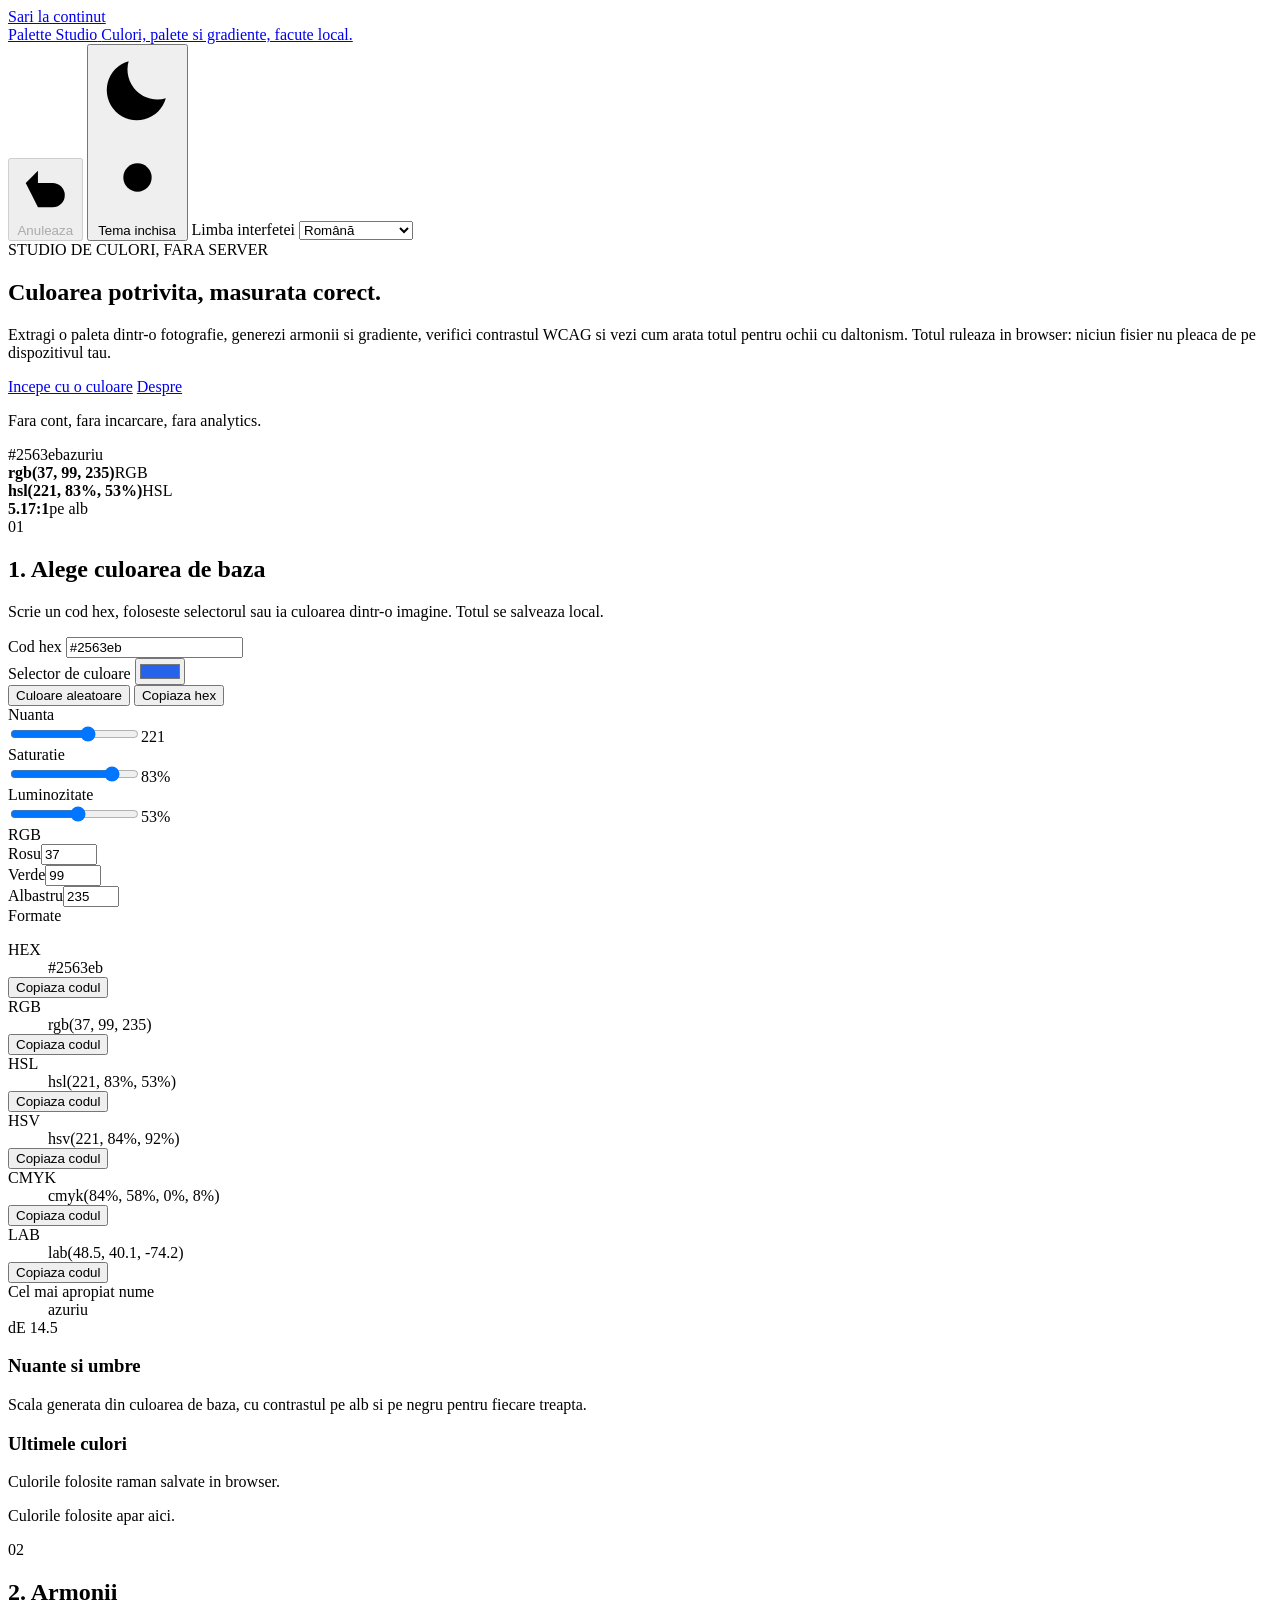
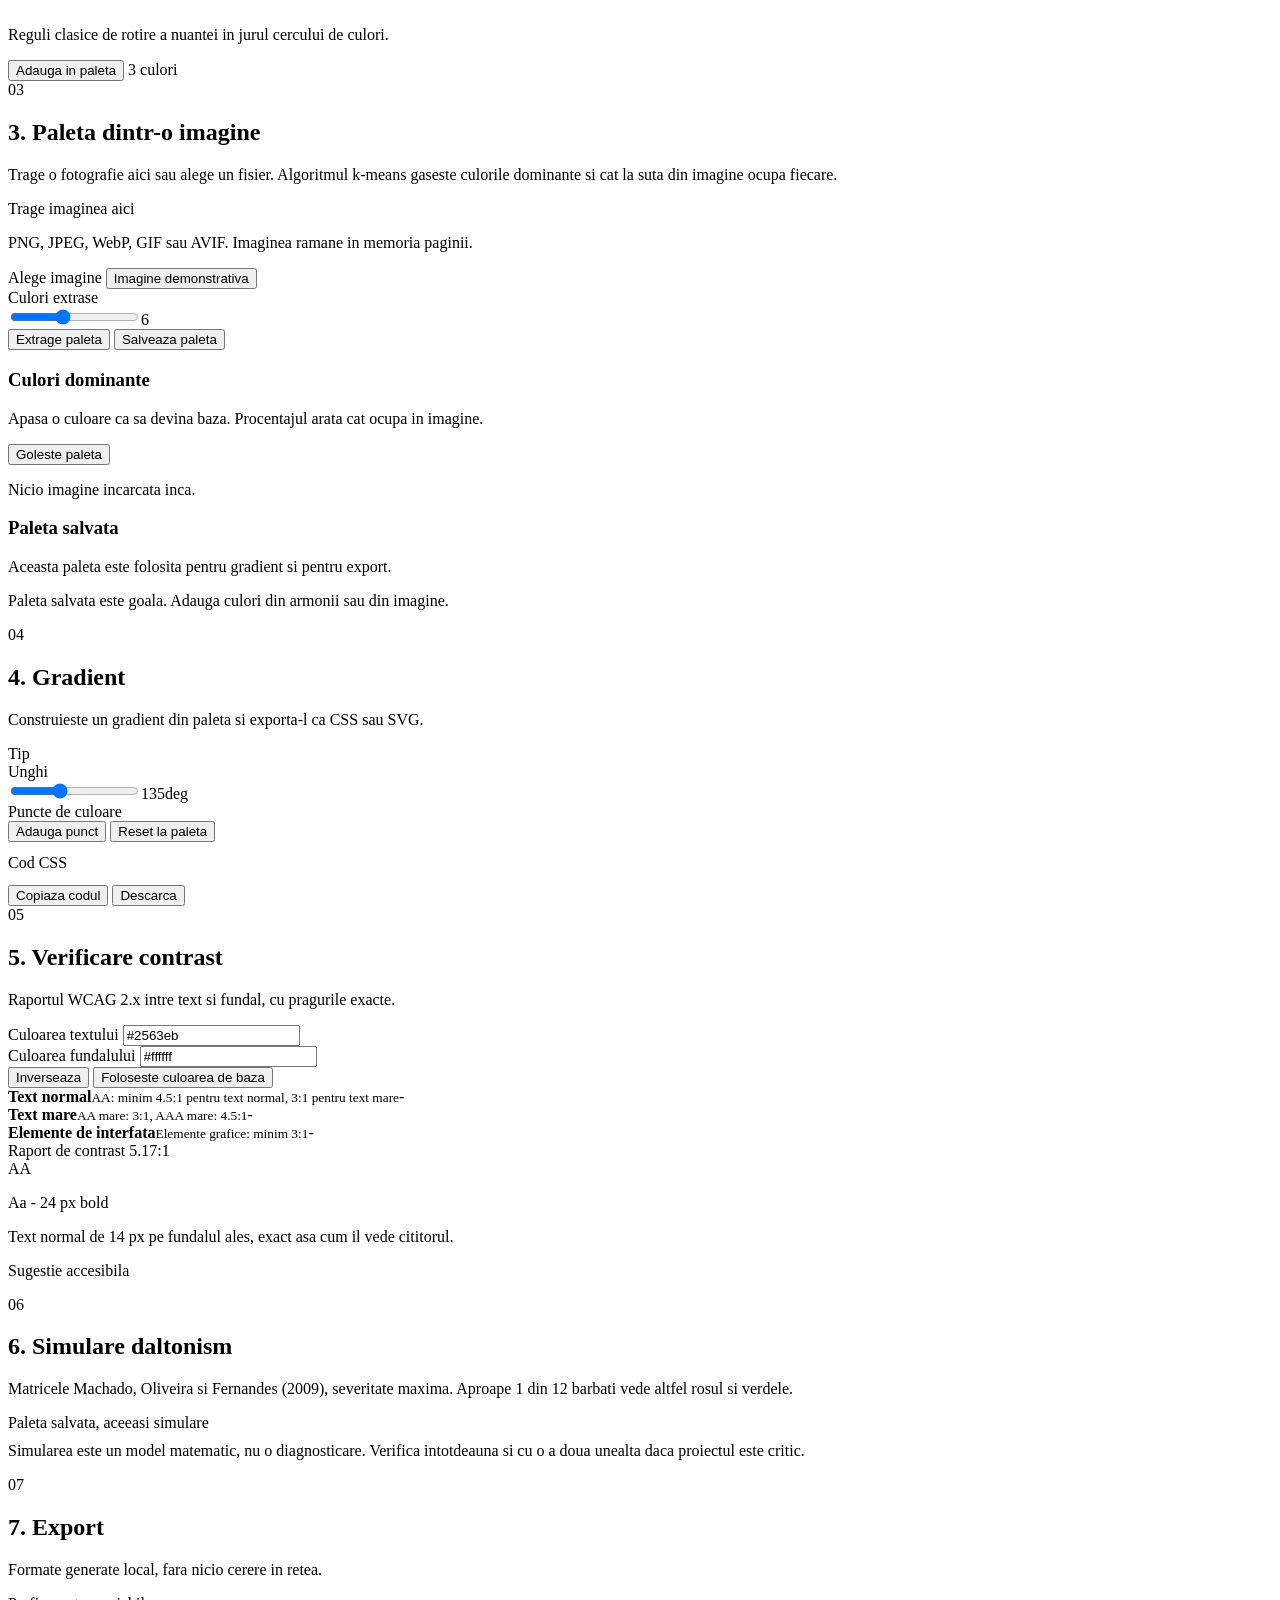
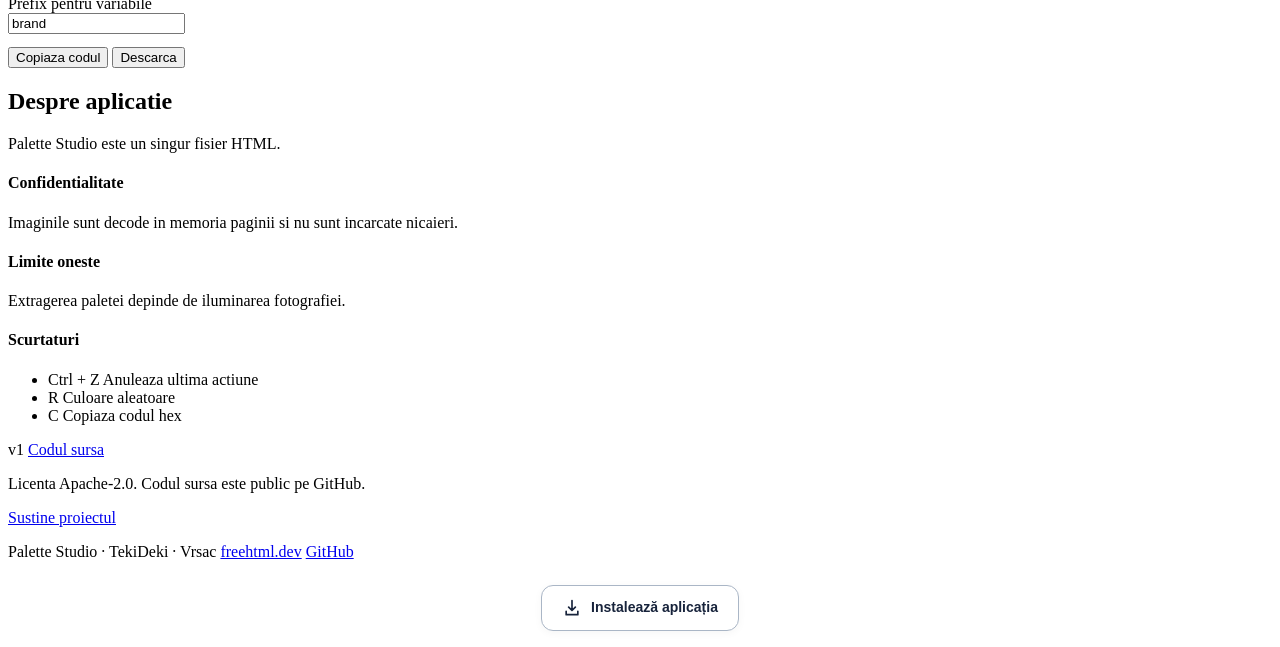
<file: src/template.html>
<!doctype html>
<html lang="ro" class="theme-light">
<head>
<meta charset="utf-8">
<meta http-equiv="Content-Security-Policy" content="default-src 'self'; script-src 'self' 'unsafe-inline'; style-src 'self' 'unsafe-inline'; img-src 'self' data: blob:; font-src 'self' data:; media-src 'self' blob: data:; connect-src 'self'; worker-src 'self' blob:; object-src 'none'; base-uri 'self'; upgrade-insecure-requests">
<!-- CSP prin meta: GitHub Pages nu permite antete HTTP. Fara frame-ancestors/form-action, pe care meta nu le accepta. -->
<meta name="viewport" content="width=device-width, initial-scale=1">
<meta name="theme-color" content="#2563eb">
<meta name="color-scheme" content="light dark">
<meta name="description" content="Studio de culori offline: extragi paleta dintr-o fotografie, generezi armonii si gradiente, verifici contrastul WCAG si simulezi daltonismul. Nimic nu pleaca din browser.">
<meta name="author" content="Kristian Mario Miskovic (TekiDeki)">
<meta name="robots" content="index, follow">
<meta property="og:title" content="Palette Studio · TekiDeki">
<meta property="og:description" content="Palete din imagini, armonii, gradiente, contrast WCAG si simulare de daltonism. Un singur fisier HTML, fara server.">
<meta property="og:type" content="website">
<meta property="og:url" content="https://tekideki.github.io/Palette-Studio/">
<link rel="canonical" href="https://tekideki.github.io/Palette-Studio/">
<link rel="alternate" hreflang="ro" href="https://tekideki.github.io/Palette-Studio/?lang=ro">
<link rel="alternate" hreflang="en" href="https://tekideki.github.io/Palette-Studio/?lang=en">
<link rel="alternate" hreflang="sr-Latn" href="https://tekideki.github.io/Palette-Studio/?lang=sr-Latn">
<link rel="alternate" hreflang="sr-Cyrl" href="https://tekideki.github.io/Palette-Studio/?lang=sr-Cyrl">
<link rel="alternate" hreflang="x-default" href="https://tekideki.github.io/Palette-Studio/">
<link rel="manifest" href="manifest.json">
<link rel="icon" href="favicon.ico">
<link rel="apple-touch-icon" href="apple-touch-icon.png">
<title>Palette Studio · TekiDeki</title>
<style>/*CSS*/
</style>
<script>try{if(localStorage.getItem('tekideki-palette-theme')==='dark'){document.documentElement.classList.remove('theme-light');document.documentElement.classList.add('theme-dark');}}catch(e){}</script>

<style id="ecran-mic">
/* regula casei: ecrane mici (320px) - nimic nu are voie sa iasa din ecran.
   Blocul sta la finalul <head>, deci invinge stilurile de mai sus fara sa le rescrie. */
@media (max-width: 380px) {
  html, body { max-width: 100%; overflow-x: hidden; }
  img, svg, canvas, video, table { max-width: 100%; }
  /* antetul: selectul de limba si butonul de tema se pot strange si trec pe randul urmator */
  header .tools, header .controls, .topbar .tools, .topbar .controls, .tools, .controls { flex-wrap: wrap; min-width: 0; }
  header select, .tools select, .controls select, select#lang, select#lang-select, #lang-select { max-width: 100%; min-width: 0; }
  /* panourile si cardurile se largestesc la cat incape */
  .panel, .card, .sheet, .action, .action-main, .action-side, .source-panel, .panel-heading { min-width: 0; max-width: 100%; }
  .chips, #cityChips { flex-wrap: wrap; }
}
</style>
<style id="tinte-44">
/* regula casei: pe telefon, tinta de atingere are cel putin 44x44px (WCAG 2.5.5, Apple HIG).
   Se aplica doar pe pointer gros sau ecran mic, ca sa nu umfle interfata pe desktop.
   `!important` e intentionat: e un prag de accesibilitate, nu o preferinta de stil, iar
   fiecare unealta are propriile reguli de buton care ar castiga altfel.
   Tabla jocurilor (`.cell`, `.tile`, `.slot`, `.key`) este lasata afara: acolo marimea
   tintei e data de grila, nu de deget, si e tratata in blocul fiecarui joc. */
@media (pointer: coarse), (max-width: 700px) {
  html body :is(button, select, textarea, summary, [role="button"],
      input:not([type="checkbox"]):not([type="radio"]):not([type="file"]):not([type="hidden"]),
      label:has(input[type="checkbox"]), label:has(input[type="radio"]),
      .check, .check-label, .switch, .btn, .button):not(.cell):not(.tile):not(.slot):not(.key) {
    min-height: 44px !important;
  }
  html body :is(button, [role="button"], .btn, .button, .chip, .langbtn, .iconbtn, .icon-btn,
      .btn-icon, .icon-button, .swatch, .switch, .tbtn, .buy, .skip):not(.cell):not(.tile):not(.slot):not(.key) {
    display: inline-flex !important; align-items: center !important; justify-content: center !important;
  }
  html body :is(.iconbtn, .icon-btn, .btn-icon, .icon-button, .langbtn, .theme-toggle, .theme,
      .swatch, .switch, .tbtn, .swap, .play-button, .stop-button, .undo, .buy,
      .nav-btn, .editor-close, .round-btn, .chip-x, .close, .btn-close, .randomize-mini,
      .history > button, .swatches > button) {
    min-width: 44px !important; min-height: 44px !important;
  }
  html body :is(select, input[type="color"], input[type="number"], input[type="text"]) {
    min-width: 44px !important;
  }
  html body :is(input[type="checkbox"], input[type="radio"]) { min-width: 24px !important; min-height: 24px !important; }
  /* legaturile din afara textului curent (antet, subsol, navigatie); cele din propozitie
     ramin legaturi de text, cum spune si exceptia pentru text din WCAG 2.5.5.
     Cardurile-legatura isi pastreaza asezarea, doar inaltimea minima creste. */
  html body a:not(p a):not(li a):not(td a):not(.gcard):not(.card) {
    min-height: 44px !important; min-width: 44px !important;
  }
  html body :is(a.skip, .brand, a.buy) { display: inline-flex !important; align-items: center !important; }
  /* barele care nu incapeau: se asaza pe doua randuri in loc sa iasa din ecran */
  html body :is(nav, .nav, .navbar, .toolbar, .links, footer, .footnotes, .player-controls,
      header, .topbar, .masthead, .app-header,
      .topbar-actions, .header-actions, .hero-actions, .actions, .action-row,
      .btn-row, .button-row, .controls, .controls-row, .filters,
      .topbar-inner, .header-inner, .nav-inner, .bar-inner,
      [class$="-inner"], [class$="-actions"]) {
    flex-wrap: wrap !important;
  }
  html body input[type="range"] { height: 44px !important; }
  /* campurile de fisier sunt suprapuse peste zona de tragere si nu trebuie sa iasa din ea */
  html body :is(input[type="file"], input[type="color"], img, video, canvas) { max-width: 100% !important; }
}
</style>
</head>
<body>
<a class="skip-link" href="#main" data-i18n="skipToContent">Sari la continut</a>

<header class="topbar">
  <div class="topbar-inner">
    <a class="brand" href="#main">
      <span class="brand-mark" aria-hidden="true"></span>
      <span class="brand-text">
        <span data-i18n="appName">Palette Studio</span>
        <span class="brand-tagline" data-i18n="tagline">Culori, palete si gradiente, facute local.</span>
      </span>
    </a>
    <div class="topbar-actions">
      <button id="undoBtn" class="icon-btn" type="button" disabled>
        <svg viewBox="0 0 24 24" aria-hidden="true"><path d="M9 14 4 9l5-5"/><path d="M4 9h11a5 5 0 0 1 0 10H9"/></svg>
        <span data-i18n="undo">Anuleaza</span>
      </button>
      <button id="themeBtn" class="icon-btn" type="button" aria-pressed="false">
        <svg class="theme-moon" viewBox="0 0 24 24" aria-hidden="true"><path d="M20 14.5A8.5 8.5 0 0 1 9.5 4a8.5 8.5 0 1 0 10.5 10.5Z"/></svg>
        <svg class="theme-sun" viewBox="0 0 24 24" aria-hidden="true"><circle cx="12" cy="12" r="4"/><path d="M12 2v2m0 16v2M4.9 4.9l1.4 1.4m11.4 11.4 1.4 1.4M2 12h2m16 0h2M4.9 19.1l1.4-1.4m11.4-11.4 1.4-1.4"/></svg>
        <span id="themeLabel" data-i18n="themeDark">Tema inchisa</span>
      </button>
      <label class="sr-only" for="langSelect" data-i18n="language">Limba interfetei</label>
      <select id="langSelect" aria-label="Interface language">
        <option value="ro" data-base="Română">Română</option>
        <option value="en" data-base="English">English</option>
        <option value="sr-latn" data-base="Srpski (latinica)">Srpski (latinica)</option>
        <option value="sr-cyrl" data-base="Srpski (ćirilica)">Srpski (ćirilica)</option>
      </select>
    </div>
  </div>
</header>

<div class="wrap">
  <section class="hero">
    <div>
      <span class="eyebrow" data-i18n="eyebrow">STUDIO DE CULORI, FARA SERVER</span>
      <h1 data-i18n="heroTitle">Culoarea potrivita, masurata corect.</h1>
      <p class="hero-lede" data-i18n="heroSubtitle">Extragi o paleta dintr-o fotografie, generezi armonii si gradiente, verifici contrastul WCAG si vezi cum arata totul pentru ochii cu daltonism. Totul ruleaza in browser: niciun fisier nu pleaca de pe dispozitivul tau.</p>
      <div class="hero-actions">
        <a class="btn btn-primary" href="#sec-color" data-i18n="heroCta">Incepe cu o culoare</a>
        <a class="btn" href="#sec-about" data-i18n="secAbout">Despre</a>
      </div>
      <p class="hero-note" data-i18n="heroPrivacy">Fara cont, fara incarcare, fara analytics.</p>
    </div>
    <div class="hero-card">
      <div id="heroSwatch" class="hero-swatch"><span id="heroHex">#2563eb</span><span id="heroName">azuriu</span></div>
      <div class="hero-meta">
        <div><b id="metaRgb">rgb(37, 99, 235)</b><span>RGB</span></div>
        <div><b id="metaHsl">hsl(221, 83%, 53%)</b><span>HSL</span></div>
        <div><b id="metaContrast">5.17:1</b><span data-i18n="contrastOnWhiteShort">pe alb</span></div>
      </div>
    </div>
  </section>
</div>

<main id="main" class="wrap">
  <div id="toast" class="toast" role="status" aria-live="polite" hidden></div>

  <!-- 1. culoare de baza -->
  <div class="section-head" id="sec-color">
    <span class="step">01</span>
    <h2 data-i18n="colorTitle">1. Alege culoarea de baza</h2>
    <p data-i18n="colorHint">Scrie un cod hex, foloseste selectorul sau ia culoarea dintr-o imagine. Totul se salveaza local.</p>
  </div>
  <div class="grid grid-2">
    <section class="panel">
      <div class="hex-row">
        <div>
          <label class="field-label" for="hexInput" data-i18n="hexLabel">Cod hex</label>
          <input id="hexInput" class="text-input" type="text" value="#2563eb" spellcheck="false" autocomplete="off" aria-describedby="hexError">
        </div>
        <div>
          <span class="field-label" data-i18n="pickColor">Selector de culoare</span>
          <input id="colorPicker" type="color" value="#2563eb" aria-label="Color picker">
        </div>
        <div class="row">
          <button id="randomBtn" class="btn btn-sm" type="button" data-i18n="randomColor">Culoare aleatoare</button>
          <button id="copyHexBtn" class="btn btn-sm btn-primary" type="button" data-i18n="copyHex">Copiaza hex</button>
        </div>
      </div>
      <p id="hexError" class="status error" role="alert" hidden></p>

      <div class="field">
        <label class="field-label" for="rangeH" data-i18n="h">Nuanta</label>
        <div class="range-row"><input id="rangeH" type="range" min="0" max="359" step="1" value="221"><span class="range-value" id="valueH">221</span></div>
      </div>
      <div class="field">
        <label class="field-label" for="rangeS" data-i18n="s">Saturatie</label>
        <div class="range-row"><input id="rangeS" type="range" min="0" max="100" step="1" value="83"><span class="range-value" id="valueS">83%</span></div>
      </div>
      <div class="field">
        <label class="field-label" for="rangeL" data-i18n="l">Luminozitate</label>
        <div class="range-row"><input id="rangeL" type="range" min="0" max="100" step="1" value="53"><span class="range-value" id="valueL">53%</span></div>
      </div>

      <div class="field">
        <span class="field-label">RGB</span>
        <div class="grid grid-3">
          <div><label class="field-label" for="inputR" data-i18n="rLabel">Rosu</label><input id="inputR" class="text-input" type="number" min="0" max="255" value="37"></div>
          <div><label class="field-label" for="inputG" data-i18n="gLabel">Verde</label><input id="inputG" class="text-input" type="number" min="0" max="255" value="99"></div>
          <div><label class="field-label" for="inputB" data-i18n="bLabel">Albastru</label><input id="inputB" class="text-input" type="number" min="0" max="255" value="235"></div>
        </div>
      </div>

      <div class="field">
        <span class="field-label" data-i18n="formatsTitle">Formate</span>
        <dl class="formats">
          <div class="format-row"><dt>HEX</dt><dd id="fmtHex">#2563eb</dd><td><button class="btn btn-sm btn-quiet" type="button" data-copy="#fmtHex" data-i18n="copyCode">Copiaza codul</button></td></div>
          <div class="format-row"><dt>RGB</dt><dd id="fmtRgb">rgb(37, 99, 235)</dd><td><button class="btn btn-sm btn-quiet" type="button" data-copy="#fmtRgb" data-i18n="copyCode">Copiaza codul</button></td></div>
          <div class="format-row"><dt>HSL</dt><dd id="fmtHsl">hsl(221, 83%, 53%)</dd><td><button class="btn btn-sm btn-quiet" type="button" data-copy="#fmtHsl" data-i18n="copyCode">Copiaza codul</button></td></div>
          <div class="format-row"><dt>HSV</dt><dd id="fmtHsv">hsv(221, 84%, 92%)</dd><td><button class="btn btn-sm btn-quiet" type="button" data-copy="#fmtHsv" data-i18n="copyCode">Copiaza codul</button></td></div>
          <div class="format-row"><dt>CMYK</dt><dd id="fmtCmyk">cmyk(84%, 58%, 0%, 8%)</dd><td><button class="btn btn-sm btn-quiet" type="button" data-copy="#fmtCmyk" data-i18n="copyCode">Copiaza codul</button></td></div>
          <div class="format-row"><dt>LAB</dt><dd id="fmtLab">lab(48.5, 40.1, -74.2)</dd><td><button class="btn btn-sm btn-quiet" type="button" data-copy="#fmtLab" data-i18n="copyCode">Copiaza codul</button></td></div>
          <div class="format-row"><dt data-i18n="nearestName">Cel mai apropiat nume</dt><dd id="fmtName">azuriu</dd><td><span class="badge" id="fmtNameDelta">dE 14.5</span></td></div>
        </dl>
      </div>
    </section>

    <section class="panel">
      <div class="panel-head">
        <div>
          <h3 data-i18n="tintShadeTitle">Nuante si umbre</h3>
          <p class="hint" data-i18n="tintShadeHint">Scala generata din culoarea de baza, cu contrastul pe alb si pe negru pentru fiecare treapta.</p>
        </div>
      </div>
      <div id="shadeList" class="contrast-scale"></div>

      <div class="panel-head" style="margin-top:18px">
        <div>
          <h3 data-i18n="historyTitle">Ultimele culori</h3>
          <p class="hint" data-i18n="historyHint">Culorile folosite raman salvate in browser.</p>
        </div>
      </div>
      <div id="historyList" class="history"></div>
      <p id="historyEmpty" class="empty" data-i18n="historyEmpty">Culorile folosite apar aici.</p>
    </section>
  </div>

  <!-- 2. armonii -->
  <div class="section-head" id="sec-harmony">
    <span class="step">02</span>
    <h2 data-i18n="harmonyTitle">2. Armonii</h2>
    <p data-i18n="harmonyHint">Reguli clasice de rotire a nuantei in jurul cercului de culori.</p>
  </div>
  <section class="panel">
    <div id="harmonyTabs" class="segmented" role="group" aria-label="Harmony scheme"></div>
    <div id="harmonySwatches" class="chip-row"></div>
    <div class="row" style="margin-top:12px">
      <button id="harmonyAddBtn" class="btn btn-primary btn-sm" type="button" data-i18n="harmonyAdd">Adauga in paleta</button>
      <span class="badge" id="harmonyBadge">3 culori</span>
    </div>
  </section>

  <!-- 3. paleta din imagine -->
  <div class="section-head" id="sec-palette">
    <span class="step">03</span>
    <h2 data-i18n="paletteTitle">3. Paleta dintr-o imagine</h2>
    <p data-i18n="paletteHint">Trage o fotografie aici sau alege un fisier. Algoritmul k-means gaseste culorile dominante si cat la suta din imagine ocupa fiecare.</p>
  </div>
  <div class="grid grid-2">
    <section class="panel">
      <div id="dropZone" class="drop">
        <p class="drop-title" data-i18n="paletteDropTitle">Trage imaginea aici</p>
        <p class="drop-hint" data-i18n="paletteDropHint">PNG, JPEG, WebP, GIF sau AVIF. Imaginea ramane in memoria paginii.</p>
        <div class="drop-actions">
          <label class="btn btn-primary btn-sm" for="imageInput" data-i18n="paletteChoose">Alege imagine</label>
          <button id="demoImageBtn" class="btn btn-sm" type="button" data-i18n="paletteDemo">Imagine demonstrativa</button>
        </div>
      </div>
      <input id="imageInput" type="file" accept="image/*" hidden>
      <div class="field">
        <label class="field-label" for="paletteK" data-i18n="paletteColors">Culori extrase</label>
        <div class="range-row"><input id="paletteK" type="range" min="2" max="12" step="1" value="6"><span class="range-value" id="paletteKValue">6</span></div>
      </div>
      <div class="row">
        <button id="extractBtn" class="btn btn-primary" type="button" data-i18n="paletteExtract">Extrage paleta</button>
        <button id="paletteUseBtn" class="btn btn-sm" type="button" data-i18n="paletteSave">Salveaza paleta</button>
      </div>
      <p id="paletteStatus" class="status" role="status" hidden></p>
      <div id="sourcePreview" class="source-preview" hidden><img id="sourceImage" alt=""></div>
    </section>

    <section class="panel">
      <div class="panel-head">
        <div>
          <h3 data-i18n="paletteResultTitle">Culori dominante</h3>
          <p class="hint" data-i18n="paletteResultHint">Apasa o culoare ca sa devina baza. Procentajul arata cat ocupa in imagine.</p>
        </div>
        <button id="paletteClearBtn" class="btn btn-sm btn-quiet" type="button" data-i18n="paletteClear">Goleste paleta</button>
      </div>
      <div id="extractedSwatches" class="chip-row"></div>
      <p id="extractedEmpty" class="empty" data-i18n="paletteEmpty">Nicio imagine incarcata inca.</p>

      <div class="panel-head" style="margin-top:18px">
        <div>
          <h3 data-i18n="savedTitle">Paleta salvata</h3>
          <p class="hint" data-i18n="savedHint">Aceasta paleta este folosita pentru gradient si pentru export.</p>
        </div>
      </div>
      <div id="savedSwatches" class="chip-row"></div>
      <p id="savedEmpty" class="empty" data-i18n="savedEmpty">Paleta salvata este goala. Adauga culori din armonii sau din imagine.</p>
    </section>
  </div>

  <!-- 4. gradient -->
  <div class="section-head" id="sec-gradient">
    <span class="step">04</span>
    <h2 data-i18n="gradientTitle">4. Gradient</h2>
    <p data-i18n="gradientHint">Construieste un gradient din paleta si exporta-l ca CSS sau SVG.</p>
  </div>
  <section class="panel">
    <div class="grid grid-2">
      <div>
        <div class="field">
          <span class="field-label" data-i18n="gradientType">Tip</span>
          <div id="gradientTypeTabs" class="segmented" role="group" aria-label="Gradient type"></div>
        </div>
        <div class="field">
          <label class="field-label" for="gradientAngle" data-i18n="gradientAngle">Unghi</label>
          <div class="range-row"><input id="gradientAngle" type="range" min="0" max="359" step="1" value="135"><span class="range-value" id="gradientAngleValue">135deg</span></div>
        </div>
        <div class="field">
          <span class="field-label" data-i18n="gradientStops">Puncte de culoare</span>
          <div id="stopList" class="stop-list"></div>
        </div>
        <div class="row">
          <button id="addStopBtn" class="btn btn-sm" type="button" data-i18n="gradientAddStop">Adauga punct</button>
          <button id="gradientResetBtn" class="btn btn-sm btn-quiet" type="button" data-i18n="gradientReset">Reset la paleta</button>
        </div>
        <p id="gradientStatus" class="status" role="status" hidden></p>
      </div>
      <div>
        <div id="gradientPreview" class="gradient-preview" role="img" aria-label="Gradient preview"></div>
        <span class="field-label" style="margin-top:12px;display:block" data-i18n="gradientCssLabel">Cod CSS</span>
        <pre id="gradientCode" class="code" tabindex="0"></pre>
        <div class="row">
          <button id="copyGradientBtn" class="btn btn-sm btn-primary" type="button" data-i18n="copyCode">Copiaza codul</button>
          <button id="downloadSvgBtn" class="btn btn-sm" type="button" data-i18n="downloadFile">Descarca</button>
        </div>
      </div>
    </div>
  </section>

  <!-- 5. contrast -->
  <div class="section-head" id="sec-contrast">
    <span class="step">05</span>
    <h2 data-i18n="contrastTitle">5. Verificare contrast</h2>
    <p data-i18n="contrastHint">Raportul WCAG 2.x intre text si fundal, cu pragurile exacte.</p>
  </div>
  <div class="grid grid-2">
    <section class="panel">
      <div class="grid grid-2">
        <div class="field">
          <label class="field-label" for="fgInput" data-i18n="contrastForeground">Culoarea textului</label>
          <input id="fgInput" class="text-input" type="text" value="#2563eb" spellcheck="false" autocomplete="off">
        </div>
        <div class="field">
          <label class="field-label" for="bgInput" data-i18n="contrastBackground">Culoarea fundalului</label>
          <input id="bgInput" class="text-input" type="text" value="#ffffff" spellcheck="false" autocomplete="off">
        </div>
      </div>
      <div class="row">
        <button id="swapBtn" class="btn btn-sm" type="button" data-i18n="contrastSwap">Inverseaza</button>
        <button id="useBaseBtn" class="btn btn-sm btn-quiet" type="button" data-i18n="contrastUseBase">Foloseste culoarea de baza</button>
      </div>
      <p id="contrastStatus" class="status error" role="alert" hidden></p>

      <div class="contrast-tests">
        <div class="contrast-test"><b data-i18n="contrastNormalText">Text normal</b><small data-i18n="contrastLevelAA">AA: minim 4.5:1 pentru text normal, 3:1 pentru text mare</small><span class="badge" id="badgeNormal">-</span></div>
        <div class="contrast-test"><b data-i18n="contrastLargeText">Text mare</b><small data-i18n="contrastLargeRule">AA mare: 3:1, AAA mare: 4.5:1</small><span class="badge" id="badgeLarge">-</span></div>
        <div class="contrast-test"><b data-i18n="contrastUiText">Elemente de interfata</b><small data-i18n="contrastLevelUi">Elemente grafice: minim 3:1</small><span class="badge" id="badgeUi">-</span></div>
      </div>
    </section>

    <section class="panel">
      <div class="panel-head">
        <div>
          <span class="field-label" data-i18n="contrastRatioLabel">Raport de contrast</span>
          <span class="contrast-ratio" id="contrastValue">5.17:1</span>
        </div>
        <span class="badge" id="contrastVerdict">AA</span>
      </div>
      <div id="contrastDemo" class="contrast-demo">
        <p class="big">Aa - 24 px bold</p>
        <p class="small" data-i18n="contrastDemoText">Text normal de 14 px pe fundalul ales, exact asa cum il vede cititorul.</p>
      </div>
      <div class="field">
        <span class="field-label" data-i18n="contrastSuggest">Sugestie accesibila</span>
        <p class="hint" id="suggestionText"></p>
        <div class="row" id="suggestionRow" hidden>
          <button id="applySuggestionBtn" class="btn btn-sm btn-primary" type="button" data-i18n="contrastApply">Aplica sugestia</button>
          <span class="badge" id="suggestionSwatch">-</span>
        </div>
      </div>
      <div id="paletteContrast" class="contrast-scale"></div>
    </section>
  </div>

  <!-- 6. daltonism -->
  <div class="section-head" id="sec-cvd">
    <span class="step">06</span>
    <h2 data-i18n="cvdTitle">6. Simulare daltonism</h2>
    <p data-i18n="cvdHint">Matricele Machado, Oliveira si Fernandes (2009), severitate maxima. Aproape 1 din 12 barbati vede altfel rosul si verdele.</p>
  </div>
  <section class="panel">
    <div id="cvdGrid" class="cvd-grid"></div>
    <span class="field-label" style="margin-top:16px;display:block" data-i18n="cvdPaletteTitle">Paleta salvata, aceeasi simulare</span>
    <div id="cvdStrip" class="cvd-strip"></div>
    <p class="hint" style="margin-top:10px" data-i18n="cvdNote">Simularea este un model matematic, nu o diagnosticare. Verifica intotdeauna si cu o a doua unealta daca proiectul este critic.</p>
  </section>

  <!-- 7. export -->
  <div class="section-head" id="sec-export">
    <span class="step">07</span>
    <h2 data-i18n="exportTitle">7. Export</h2>
    <p data-i18n="exportHint">Formate generate local, fara nicio cerere in retea.</p>
  </div>
  <section class="panel">
    <div class="row" style="justify-content:space-between">
      <div id="exportTabs" class="segmented export-tabs" role="group" aria-label="Export format"></div>
      <div class="field" style="margin:0;max-width:220px">
        <label class="field-label" for="prefixInput" data-i18n="exportPrefix">Prefix pentru variabile</label>
        <input id="prefixInput" class="text-input" type="text" value="brand" spellcheck="false" autocomplete="off">
      </div>
    </div>
    <pre id="exportCode" class="code" tabindex="0"></pre>
    <div class="row">
      <button id="copyExportBtn" class="btn btn-sm btn-primary" type="button" data-i18n="copyCode">Copiaza codul</button>
      <button id="downloadExportBtn" class="btn btn-sm" type="button" data-i18n="downloadFile">Descarca</button>
    </div>
    <p id="exportStatus" class="status" role="status" hidden></p>
  </section>

  <!-- despre -->
  <div class="section-head" id="sec-about">
    <h2 data-i18n="aboutTitle">Despre aplicatie</h2>
  </div>
  <section class="panel">
    <p data-i18n="aboutText">Palette Studio este un singur fisier HTML.</p>
    <div class="about-grid">
      <div class="about-block">
        <h4 data-i18n="aboutPrivacyTitle">Confidentialitate</h4>
        <p data-i18n="aboutPrivacy">Imaginile sunt decode in memoria paginii si nu sunt incarcate nicaieri.</p>
      </div>
      <div class="about-block">
        <h4 data-i18n="aboutLimitsTitle">Limite oneste</h4>
        <p data-i18n="aboutLimits">Extragerea paletei depinde de iluminarea fotografiei.</p>
      </div>
      <div class="about-block">
        <h4 data-i18n="aboutKeysTitle">Scurtaturi</h4>
        <ul>
          <li><span class="kbd">Ctrl</span> + <span class="kbd">Z</span> <span data-i18n="aboutKeyUndo">Anuleaza ultima actiune</span></li>
          <li><span class="kbd">R</span> <span data-i18n="aboutKeyRandom">Culoare aleatoare</span></li>
          <li><span class="kbd">C</span> <span data-i18n="aboutKeyCopy">Copiaza codul hex</span></li>
        </ul>
        <p style="margin-top:8px"><span class="badge" id="versionBadge">v1</span> <a href="https://github.com/TekiDeki/Palette-Studio" target="_blank" rel="noopener noreferrer" data-i18n="aboutSource">Codul sursa</a></p>
      </div>
    </div>
    <p class="hint" style="margin-top:14px" data-i18n="aboutLicense">Licenta Apache-2.0. Codul sursa este public pe GitHub.</p>
    <p class="hint" style="margin-top:6px"><a href="https://paypal.me/TekiDeki" target="_blank" rel="noopener noreferrer" data-i18n="aboutSupport">Sustine proiectul</a></p>
  </section>

  <footer class="foot">
    <span>Palette Studio · TekiDeki · Vrsac</span>
    <a href="https://freehtml.dev" target="_blank" rel="noopener noreferrer">freehtml.dev</a>
    <a href="https://github.com/TekiDeki/Palette-Studio" target="_blank" rel="noopener noreferrer">GitHub</a>
  </footer>
</main>

<script>/*COLOR*/</script>
<script>/*PALETTE*/</script>
<script>/*JS*/</script>
<!-- Buton de instalare TekiDeki (Apache-2.0). Sursa: studio/unelte/install-app/ - acelasi bloc în toate uneltele. -->
<style>
/* App-scoped install controls. Uses each app's existing theme; no external assets. */
#td-install-section{box-sizing:border-box;width:100%;max-width:1160px;flex-shrink:0;text-align:center;margin:24px auto 16px;padding:0 16px;color:var(--text,var(--text-color,var(--ink,#17233b)))}
#td-install-section[hidden],#td-install-dialog [hidden]{display:none!important}
#td-install-button,#td-install-close{box-sizing:border-box;display:inline-flex;align-items:center;justify-content:center;gap:9px;width:auto;max-width:100%;min-height:46px;padding:11px 20px;border:1px solid var(--line,var(--border,var(--border-color,#aab6c6)));border-radius:12px;background:var(--panel,var(--surface,var(--card,var(--card-bg,var(--bg-2,#fff)))));color:var(--text,var(--text-color,var(--ink,#17233b)));font:600 14px/1.5 -apple-system,BlinkMacSystemFont,'Segoe UI',sans-serif;letter-spacing:normal;cursor:pointer;text-transform:none;white-space:normal;overflow-wrap:anywhere;box-shadow:0 2px 8px #0000000a;touch-action:manipulation}
#td-install-button:hover,#td-install-close:hover{box-shadow:0 3px 14px #00000020}
#td-install-button:focus-visible,#td-install-close:focus-visible{outline:3px solid currentColor;outline-offset:4px}
#td-install-button:disabled{opacity:.65;cursor:wait}
#td-install-button svg{flex:0 0 20px;width:20px;height:20px}
#td-install-status{font:400 13px/1.6 -apple-system,BlinkMacSystemFont,'Segoe UI',sans-serif;color:inherit;max-width:600px;margin:10px auto 0;overflow-wrap:anywhere}
#td-install-status:empty{display:none}
#td-install-dialog{box-sizing:border-box;position:fixed;inset:0;width:480px;max-width:calc(100vw - 32px);max-height:calc(100vh - 32px);max-height:calc(100dvh - 32px);margin:auto;padding:24px;border:1px solid var(--line,var(--border,var(--border-color,#aab6c6)));border-radius:18px;background:var(--panel,var(--surface,var(--card,var(--card-bg,var(--bg-2,#fff)))));color:var(--text,var(--text-color,var(--ink,#17233b)));box-shadow:0 16px 64px #00000050;text-align:left;font:400 14px/1.65 -apple-system,BlinkMacSystemFont,'Segoe UI',sans-serif;overflow:auto;overflow-wrap:anywhere}
#td-install-dialog::backdrop{background:#0009}
#td-install-title{font:700 21px/1.3 -apple-system,BlinkMacSystemFont,'Segoe UI',sans-serif;color:inherit;margin:0 0 14px;letter-spacing:normal}
#td-install-dialog p{font:inherit;color:inherit;margin:0 0 14px}
#td-install-secure{font-weight:650!important}
#td-install-close{margin-top:4px}
@media(prefers-reduced-motion:reduce){#td-install-button,#td-install-close{transition:none!important}}
</style>
<section id="td-install-section" aria-label="App installation">
  <button type="button" id="td-install-button" aria-haspopup="dialog" aria-controls="td-install-dialog"><svg aria-hidden="true" focusable="false" viewBox="0 0 24 24" width="20" height="20" fill="none" stroke="currentColor" stroke-width="2" stroke-linecap="round" stroke-linejoin="round"><path d="M12 3v12m-4-4 4 4 4-4M5 16v4h14v-4"/></svg><span id="td-install-label">Install app</span></button>
  <p id="td-install-status" role="status" aria-live="polite"></p>
</section>
<dialog id="td-install-dialog" aria-labelledby="td-install-title" aria-describedby="td-install-intro">
  <h2 id="td-install-title">Install this app</h2>
  <p id="td-install-intro"></p>
  <p id="td-install-secure" hidden></p>
  <p id="td-install-ios"></p>
  <p id="td-install-android"></p>
  <p id="td-install-desktop"></p>
  <p id="td-install-note"></p>
  <button type="button" id="td-install-close" autofocus>Close</button>
</dialog>
<script>/* SPDX-License-Identifier: Apache-2.0
 * Copyright 2026 Kristian Mario Mišković (TekiDeki).
 * Optional native installation and honest browser-specific fallback. No storage or network calls. */
(function () {
  'use strict';
  const translations = {
    en: {
      install:'Install app',title:'Install this app',close:'Close',
      intro:'Install a web app or shortcut using your browser. Available options depend on the device and browser.',
      ios:'iPhone / iPad: open this page in Safari. Tap Share → Add to Home Screen → Add. Enable “Open as Web App” if that option is shown.',
      android:'Android: open the browser menu (⋮), then choose Install app or Add to Home screen, if available.',
      desktop:'Desktop: use the install icon in the address bar or an Install this site as an app option in your browser menu, if available.',
      note:'If no installation option is available, try a compatible browser such as Chrome or Edge, or save a bookmark. A browser tab cannot always detect an existing installation; you may already find the app in your launcher. This button cannot force installation.',
      secure:'Installation needs HTTPS or localhost. Open the public HTTPS app instead of a downloaded file or an insecure HTTP address.',
      error:'The native installation dialog could not be opened. You can use these browser steps instead.',
      accepted:'Continue in your browser to finish installation.',dismissed:'Installation was not confirmed. You can try again later or use the browser menu.'
    },
    ro: {
      install:'Instalează aplicația',title:'Instalează această aplicație',close:'Închide',
      intro:'Instalează o aplicație web sau o scurtătură din browser. Opțiunile disponibile depind de dispozitiv și browser.',
      ios:'iPhone / iPad: deschide pagina în Safari. Apasă Partajare → Adăugați pe ecranul principal → Adăugați. Activează „Deschideți ca aplicație web” dacă apare această opțiune.',
      android:'Android: deschide meniul browserului (⋮), apoi alege Instalează aplicația sau Adaugă pe ecranul de pornire, dacă opțiunea există.',
      desktop:'Calculator: folosește pictograma de instalare din bara de adrese sau opțiunea Instalează acest site ca aplicație din meniul browserului, dacă este disponibilă.',
      note:'Dacă nu există opțiune de instalare, încearcă un browser compatibil, precum Chrome sau Edge, ori salvează un semn de carte. O filă de browser nu poate detecta mereu o instalare existentă; aplicația poate fi deja în lista ta de aplicații. Butonul nu poate forța instalarea.',
      secure:'Instalarea necesită HTTPS sau localhost. Deschide aplicația publică HTTPS, nu un fișier descărcat sau o adresă HTTP nesigură.',
      error:'Dialogul nativ de instalare nu a putut fi deschis. Poți urma pașii browserului de mai jos.',
      accepted:'Continuă în browser pentru a finaliza instalarea.',dismissed:'Instalarea nu a fost confirmată. Poți încerca mai târziu sau din meniul browserului.'
    },
    'sr-latn': {
      install:'Instaliraj aplikaciju',title:'Instaliraj ovu aplikaciju',close:'Zatvori',
      intro:'Instalirajte veb-aplikaciju ili prečicu preko pregledača. Dostupne opcije zavise od uređaja i pregledača.',
      ios:'iPhone / iPad: otvorite stranicu u Safari pregledaču. Izaberite Deli → Dodaj na početni ekran → Dodaj. Uključite „Otvori kao veb-aplikaciju” ako je ponuđeno.',
      android:'Android: otvorite meni pregledača (⋮), zatim izaberite Instaliraj aplikaciju ili Dodaj na početni ekran, ako je dostupno.',
      desktop:'Računar: koristite ikonu za instaliranje u adresnoj traci ili opciju Instaliraj ovaj sajt kao aplikaciju u meniju pregledača, ako postoji.',
      note:'Ako nema opcije za instaliranje, pokušajte kompatibilan pregledač poput Chrome-a ili Edge-a, ili sačuvajte obeleživač. Kartica pregledača ne može uvek da prepozna postojeću instalaciju; aplikacija je možda već na vašoj listi aplikacija. Ovo dugme ne može da nametne instalaciju.',
      secure:'Instalacija zahteva HTTPS ili localhost. Otvorite javnu HTTPS aplikaciju, a ne preuzetu datoteku ili nebezbednu HTTP adresu.',
      error:'Izvorni dijalog za instalaciju nije mogao da se otvori. Umesto toga pratite ove korake u pregledaču.',
      accepted:'Nastavite u pregledaču da završite instalaciju.',dismissed:'Instalacija nije potvrđena. Pokušajte kasnije ili preko menija pregledača.'
    },
    'sr-cyrl': {
      install:'Инсталирај апликацију',title:'Инсталирај ову апликацију',close:'Затвори',
      intro:'Инсталирајте веб-апликацију или пречицу преко прегледача. Доступне опције зависе од уређаја и прегледача.',
      ios:'iPhone / iPad: отворите страницу у Safari прегледачу. Изаберите Дели → Додај на почетни екран → Додај. Укључите „Отвори као веб-апликацију” ако је понуђено.',
      android:'Android: отворите мени прегледача (⋮), затим изаберите Инсталирај апликацију или Додај на почетни екран, ако је доступно.',
      desktop:'Рачунар: користите икону за инсталирање у адресној траци или опцију Инсталирај овај сајт као апликацију у менију прегледача, ако постоји.',
      note:'Ако нема опције за инсталирање, покушајте компатибилан прегледач попут Chrome-а или Edge-а, или сачувајте обележивач. Картица прегледача не може увек да препозна постојећу инсталацију; апликација је можда већ на вашој листи апликација. Ово дугме не може да наметне инсталацију.',
      secure:'Инсталација захтева HTTPS или localhost. Отворите јавну HTTPS апликацију, а не преузету датотеку или небезбедну HTTP адресу.',
      error:'Изворни дијалог за инсталацију није могао да се отвори. Уместо тога пратите ове кораке у прегледачу.',
      accepted:'Наставите у прегледачу да завршите инсталацију.',dismissed:'Инсталација није потврђена. Покушајте касније или преко менија прегледача.'
    }
  };
  const section=document.getElementById('td-install-section');
  const button=document.getElementById('td-install-button');
  const dialog=document.getElementById('td-install-dialog');
  const status=document.getElementById('td-install-status');
  const close=document.getElementById('td-install-close');
  const standalone=matchMedia('(display-mode: standalone)');
  const minimal=matchMedia('(display-mode: minimal-ui)');
  const overlay=matchMedia('(display-mode: window-controls-overlay)');
  let installed=false, pending=null, busy=false, error=false, statusKey=null;
  function t(){
    const lang=(document.documentElement.lang||'en').toLowerCase();
    const key=lang.startsWith('sr')?(lang.includes('cyrl')?'sr-cyrl':'sr-latn'):lang.split('-')[0];
    return Object.hasOwn(translations,key)?translations[key]:translations.en;
  }
  function isInstalled(){return installed||standalone.matches||minimal.matches||overlay.matches||navigator.standalone===true;}
  function refresh(){
    const text=t();section.hidden=isInstalled();
    section.setAttribute('aria-label',text.title);
    document.getElementById('td-install-label').textContent=text.install;
    document.getElementById('td-install-title').textContent=text.title;
    document.getElementById('td-install-intro').textContent=error?text.error:text.intro;
    for(const key of ['ios','android','desktop','note','secure'])document.getElementById('td-install-'+key).textContent=text[key];
    document.getElementById('td-install-secure').hidden=isSecureContext&&location.protocol!=='file:';
    close.textContent=text.close;status.textContent=statusKey?text[statusKey]:'';
    if(isInstalled()&&dialog.open)dialog.close();
  }
  function help(failed=false){
    error=failed;refresh();
    if(typeof dialog.showModal==='function'){if(!dialog.open)dialog.showModal();}
    else {const text=t();alert([failed?text.error:text.intro,...(!isSecureContext||location.protocol==='file:'?[text.secure]:[]),text.ios,text.android,text.desktop,text.note].join('\n\n'));}
  }
  window.addEventListener('beforeinstallprompt',event=>{
    if(isInstalled())return;event.preventDefault();pending=event;refresh();
  });
  button.addEventListener('click',async()=>{
    if(busy||isInstalled())return;
    if(!pending||!isSecureContext||location.protocol==='file:'){help();return;}
    const prompt=pending;pending=null;busy=true;button.disabled=true;statusKey=null;refresh();
    try{
      await prompt.prompt();
      const choice=await prompt.userChoice;
      if(!isInstalled())statusKey=choice?.outcome==='accepted'?'accepted':'dismissed';
    }catch(_){help(true);}
    finally{busy=false;button.disabled=false;refresh();}
  });
  close.addEventListener('click',()=>dialog.close());
  window.addEventListener('appinstalled',()=>{installed=true;pending=null;statusKey=null;refresh();});
  for(const query of [standalone,minimal,overlay]){
    if(query.addEventListener)query.addEventListener('change',refresh);
    else if(query.addListener)query.addListener(refresh);
  }
  refresh();
  new MutationObserver(refresh).observe(document.documentElement,{attributes:true,attributeFilter:['lang']});
})();
</script>

</body>
</html>
</file>
